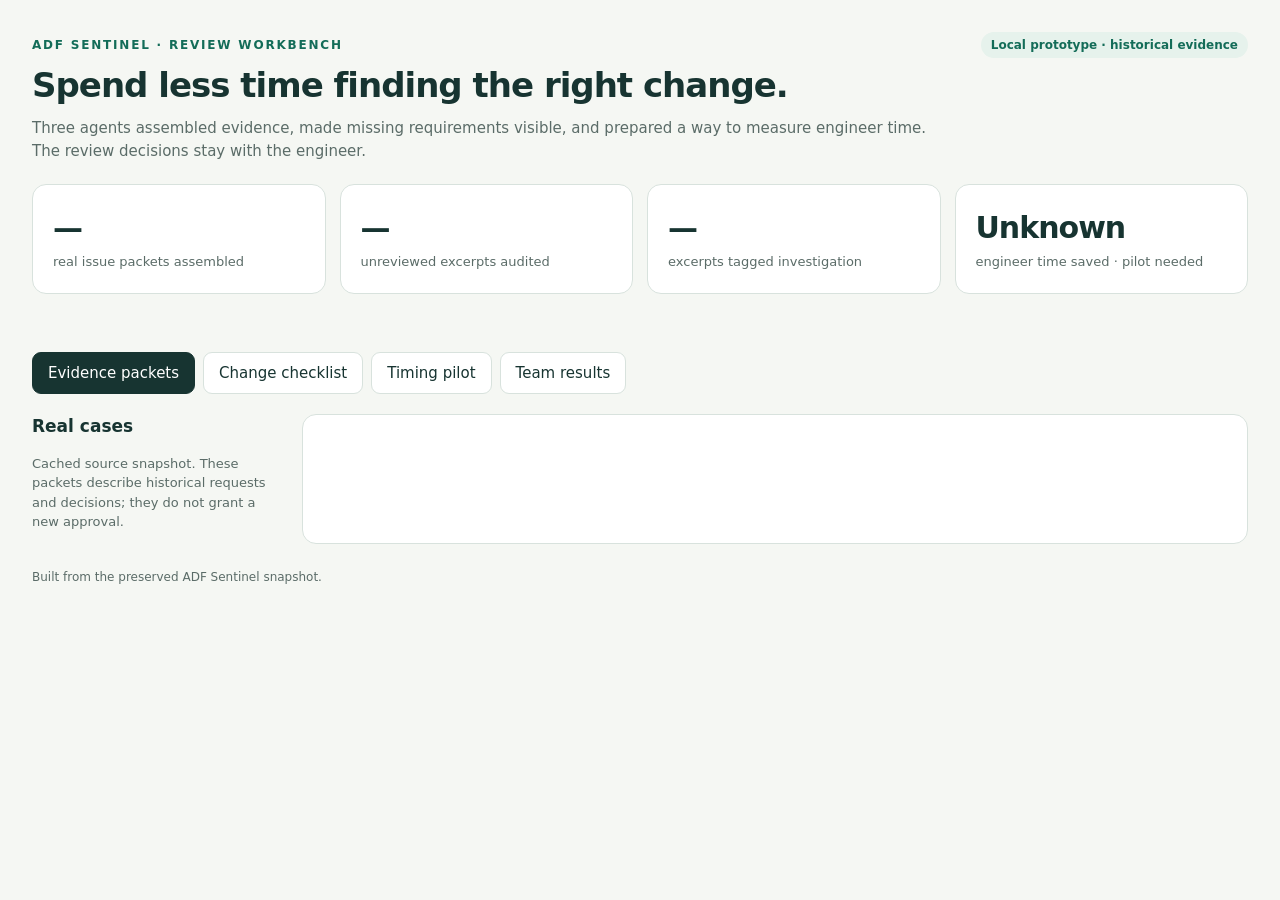
<file: adf-review-workbench/ui.html>
<!doctype html>
<html lang="en">
<head>
<meta charset="utf-8"><meta name="viewport" content="width=device-width,initial-scale=1">
<title>ADF review workbench</title>
<style>
:root{--ink:#173431;--muted:#5b6c68;--green:#136c58;--mint:#e6f2ec;--gold:#ad741a;--sand:#fcf3df;--line:#d8e2dd;--paper:#f5f7f3;--white:#fff;--red:#a64c3a}
*{box-sizing:border-box}body{margin:0;background:var(--paper);color:var(--ink);font:15px/1.5 system-ui,-apple-system,BlinkMacSystemFont,"Segoe UI",sans-serif}
header,main,footer{max-width:1320px;margin:auto;padding:24px 32px}header{padding-top:32px;padding-bottom:12px}h1{font-size:34px;line-height:1.15;letter-spacing:-1px;margin:8px 0 12px}h2{font-size:24px;line-height:1.25;margin:0 0 12px}h3{font-size:17px;margin:0 0 8px}p{margin:6px 0 12px}a{color:var(--green);overflow-wrap:anywhere}button,input,textarea,select{font:inherit}button{cursor:pointer;border:1px solid var(--line);background:white;border-radius:9px;padding:9px 15px;color:var(--ink)}button:hover{border-color:var(--green)}button:focus-visible,a:focus-visible,input:focus-visible,textarea:focus-visible{outline:3px solid #80bbae;outline-offset:2px}.primary{background:var(--green);color:white;border-color:var(--green)}.eyebrow{text-transform:uppercase;font-size:12px;letter-spacing:1.8px;font-weight:750;color:var(--green)}.sub{color:var(--muted);max-width:920px}.badge{display:inline-block;font-size:12px;font-weight:650;border-radius:30px;background:var(--mint);padding:4px 10px;color:var(--green)}.pending{color:#81550d;background:var(--sand)}.stats,.team{display:grid;gap:14px;grid-template-columns:repeat(4,minmax(0,1fr));margin:22px 0}.stat,.card{border:1px solid var(--line);border-radius:14px;background:var(--white);padding:20px;min-width:0}.stat strong{display:block;font-size:30px;letter-spacing:-1px}.stat span{color:var(--muted);font-size:13px}.team{grid-template-columns:repeat(3,minmax(0,1fr));margin:0 0 18px}.team .card{border-top:4px solid var(--green)}.team p{font-size:14px;color:var(--muted)}nav{display:flex;gap:8px;flex-wrap:wrap;padding:0 0 20px}nav button[aria-selected=true]{background:var(--ink);color:white;border-color:var(--ink)}.layout{display:grid;grid-template-columns:250px minmax(0,1fr);gap:20px}.cases{display:flex;flex-direction:column;gap:8px}.cases button{text-align:left;padding:13px}.cases button[aria-pressed=true]{background:var(--mint);border-color:var(--green)}.cases small{display:block;color:var(--muted);line-height:1.4;margin-top:5px}.section[hidden]{display:none}.row{display:flex;gap:12px;align-items:center;justify-content:space-between;flex-wrap:wrap}.notice{background:var(--sand);padding:12px 15px;border-radius:9px;color:#755213;font-size:14px;margin:15px 0}.muted{color:var(--muted)}.small{font-size:13px}.metrics{display:flex;gap:18px;flex-wrap:wrap;color:var(--muted);font-size:13px;margin:15px 0}.metrics b{color:var(--ink)}details{border-top:1px solid var(--line);padding:14px 0}summary{cursor:pointer;font-weight:650}.source-text{white-space:pre-wrap;overflow-wrap:anywhere;max-height:350px;overflow:auto;font-size:13px;padding:12px;background:var(--paper);border-radius:8px;margin:10px 0}.event{border-left:3px solid var(--line);padding:0 0 15px 16px;margin-left:5px}.event time{font-size:12px;color:var(--muted)}.event p{white-space:pre-wrap;overflow-wrap:anywhere;font-size:14px}.action{border-bottom:1px solid var(--line);padding:10px 0}.action p{font-size:14px;white-space:pre-wrap;overflow-wrap:anywhere}.questions{padding-left:22px}.questions li{margin-bottom:9px}.formgrid{display:grid;grid-template-columns:1fr 1fr;gap:14px;margin:18px 0}.formgrid label{font-size:13px;font-weight:650;display:block}.formgrid input,.formgrid textarea{display:block;width:100%;margin-top:5px;border:1px solid var(--line);border-radius:7px;padding:9px;color:var(--ink);background:white}.formgrid .full{grid-column:1/-1}.formgrid textarea{min-height:72px}.checks{border-left:4px solid var(--gold);background:var(--sand);padding:15px;margin:16px 0;border-radius:7px}.checks.ok{border-color:var(--green);background:var(--mint)}.checks ul{margin:8px 0;padding-left:22px}.checks li{overflow-wrap:anywhere}.tablewrap{overflow:auto}table{border-collapse:collapse;width:100%;font-size:14px}td,th{text-align:left;padding:12px 10px;border-bottom:1px solid var(--line);vertical-align:top}th{font-size:12px;color:var(--muted);text-transform:uppercase;letter-spacing:.5px}.bar{height:14px;background:var(--mint);border-radius:8px;overflow:hidden;margin:5px 0 18px}.bar span{display:block;height:100%;background:var(--green);border-radius:8px}.phase{display:inline-block;padding:5px 10px;border:1px solid var(--line);border-radius:7px;margin:4px;font-size:13px}.two{display:grid;grid-template-columns:1fr 1fr;gap:20px}.resultline{padding:12px 0;border-bottom:1px solid var(--line)}.resultline strong{display:block}.codebox{width:100%;min-height:240px;font:12px/1.5 ui-monospace,monospace;border:1px solid var(--line);border-radius:7px;padding:10px}.linkbtn{display:inline-block;border:1px solid var(--line);border-radius:8px;padding:8px 12px;text-decoration:none;font-size:14px}footer{font-size:12px;color:var(--muted);padding-top:0}pre{white-space:pre-wrap;overflow-wrap:anywhere;max-height:300px;overflow:auto;background:var(--paper);padding:14px;border-radius:8px;font-size:12px}.tag{font-size:11px;color:var(--muted);font-weight:650}.hidden{display:none}
@media(max-width:850px){header,main,footer{padding-left:20px;padding-right:20px}.layout{grid-template-columns:1fr}.cases{display:grid;grid-template-columns:repeat(2,minmax(0,1fr))}.team{grid-template-columns:1fr}.stats{grid-template-columns:repeat(2,minmax(0,1fr))}.two{grid-template-columns:1fr}h1{font-size:28px}}
@media(max-width:440px){header,main,footer{padding-left:14px;padding-right:14px}.formgrid{grid-template-columns:1fr}.formgrid .full{grid-column:auto}.card{padding:16px}.cases{grid-template-columns:1fr 1fr}.cases button{padding:10px;font-size:13px}.stat{padding:15px}nav button{padding:8px 10px;font-size:13px}.stats{gap:8px}h1{font-size:27px}.stat strong{font-size:26px}}
</style>
</head>
<body>
<header>
<div class="row"><div class="eyebrow">ADF Sentinel · review workbench</div><span class="badge">Local prototype · historical evidence</span></div>
<h1>Spend less time finding the right change.</h1>
<p class="sub">Three agents assembled evidence, made missing requirements visible, and prepared a way to measure engineer time. The review decisions stay with the engineer.</p>
<div class="stats">
<div class="stat"><strong id="packetCount">—</strong><span>real issue packets assembled</span></div>
<div class="stat"><strong id="actionCount">—</strong><span>unreviewed excerpts audited</span></div>
<div class="stat"><strong id="investigationShare">—</strong><span>excerpts tagged investigation</span></div>
<div class="stat"><strong>Unknown</strong><span>engineer time saved · pilot needed</span></div>
</div>
</header>
<main>
<nav aria-label="Workbench views">
<button id="nav-evidence" aria-selected="true" data-tab="evidence">Evidence packets</button>
<button id="nav-intake" aria-selected="false" data-tab="intake">Change checklist</button>
<button id="nav-timing" aria-selected="false" data-tab="timing">Timing pilot</button>
<button id="nav-results" aria-selected="false" data-tab="results">Team results</button>
</nav>
<section class="section" id="evidence">
<div class="layout"><aside><h3>Real cases</h3><div class="cases" id="caseList"></div><p class="small muted">Cached source snapshot. These packets describe historical requests and decisions; they do not grant a new approval.</p></aside>
<article class="card" id="packetPanel"></article></div>
</section>
<section class="section" id="intake" hidden>
<div class="layout"><aside><h3>Draft change records</h3><div class="cases" id="recordList"></div><p class="small muted">Fill missing details, check completeness, then download a draft. The workbench checks review readiness and does not apply changes.</p></aside>
<article class="card">
<div class="row"><h2 id="recordTitle">Change checklist</h2><span class="badge pending">Approval pending</span></div>
<p class="small muted" id="recordExplanation"></p>
<div id="recordForm" class="formgrid"></div>
<div class="row"><button class="primary" id="checkDraft">Check missing information</button><button id="downloadDraft">Download draft</button></div>
<div class="checks" id="checkResult" aria-live="polite"></div>
<details><summary>Full draft record</summary><p class="small muted">Optional: edit all fields, including acceptance checks and source evidence.</p><textarea class="codebox" id="recordJson" aria-label="Full draft record"></textarea><button id="useJson">Use edited record</button></details>
</article></div>
</section>
<section class="section" id="timing" hidden>
<div class="two">
<article class="card"><span class="eyebrow">Working hypothesis</span><h2>Investigation and clarification first</h2><p id="hypothesis"></p><div id="categoryBars"></div><div class="notice">Counts describe proposed action excerpts. They do not measure hours, validated labels, or a percentage of work that can be automated.</div></article>
<article class="card"><span class="eyebrow">Measure the next real changes</span><h2>Keep active work and waiting separate</h2><p>Compare manual and assisted work on matched actions at the same completion milestone and scope.</p><div id="phases"></div><p class="small muted">Record waiting and one-time setup separately. Empty timings remain unknown; incomplete or incomparable observations cannot establish savings.</p><p><a class="linkbtn" href="/download/timing-template" id="timingDownload">Download timing sheet</a></p><h3>What we will learn</h3><ul class="questions"><li>Where engineers spend active time.</li><li>Whether prepared evidence reduces searching and clarification.</li><li>Whether review and corrections offset editing savings.</li><li>Which dependencies cause calendar delays.</li></ul></article>
</div>
<article class="card" style="margin-top:20px"><h3>Recommended improvements</h3><div id="interventions"></div></article>
</section>
<section class="section" id="results" hidden>
<div class="team" id="teamCards"></div>
<div class="two"><article class="card"><h2>What this run produced</h2><div id="resultSummary"></div></article><article class="card"><h2>What still needs an engineer</h2><ul class="questions"><li>Confirm the intended release, affected variants, and exact approved values or files.</li><li>Resolve scientific questions and choose the correct fix.</li><li>Approve changes and their acceptance criteria.</li><li>Provide genuine ADF build tooling and scientific testing.</li><li>Record hands-on time to establish actual savings.</li></ul><div class="notice">No release, instrument operation, new approval, or full ADF assembly was performed.</div></article></div>
<article class="card" style="margin-top:20px"><h3>Label quality: review before using the counts</h3><p class="small muted">Narrow rules flagged possible label problems. These examples require human review and have not been relabeled.</p><div id="qualityCounts"></div><div class="tablewrap"><table><thead><tr><th>Issue</th><th>Excerpt</th><th>Why flagged</th></tr></thead><tbody id="qualityExamples"></tbody></table></div></article>
</section>
</main>
<footer id="footer">Built from the preserved ADF Sentinel snapshot.</footer>
<script type="application/json" id="workbenchData">__INLINE_DATA__</script>
<script>
'use strict';
const DATA=JSON.parse(document.getElementById('workbenchData').textContent);
const byId=(id)=>document.getElementById(id);
const e=(x)=>String(x===null||x===undefined?'':x).replace(/[&<>"']/g,(c)=>({'&':'&amp;','<':'&lt;','>':'&gt;','"':'&quot;',"'":'&#39;'}[c]));
function link(url,label){try{const u=new URL(url);if(!['http:','https:'].includes(u.protocol)||u.username||u.password)return e(label);return '<a href="'+e(u.href)+'" target="_blank" rel="noreferrer noopener">'+e(label)+'</a>';}catch{return e(label);}}
function sourceUrl(src){if(typeof src==='string')return src;if(!src)return '';return src.url||src.source_url||src.href||'';}
function asText(value){if(value===null||value===undefined)return '';return typeof value==='string'?value:JSON.stringify(value);}
function download(name,value){const a=document.createElement('a');const url=URL.createObjectURL(new Blob([JSON.stringify(value,null,2)],{type:'application/json'}));a.href=url;a.download=name;a.click();setTimeout(()=>URL.revokeObjectURL(url),1000);}
function setTab(tab){document.querySelectorAll('.section').forEach((x)=>x.hidden=x.id!==tab);document.querySelectorAll('nav button').forEach((x)=>x.setAttribute('aria-selected',String(x.dataset.tab===tab)));}
document.querySelectorAll('nav button').forEach((x)=>x.addEventListener('click',()=>setTab(x.dataset.tab)));
let selectedPacket=DATA.packets[0].issue_key;
function showPacket(key){
selectedPacket=key;const p=DATA.packets.find((x)=>x.issue_key===key),c=p.counts||{};
document.querySelectorAll('#caseList button').forEach((x)=>x.setAttribute('aria-pressed',String(x.dataset.key===key)));
const timeline=(p.timeline||[]).map((x)=>'<div class="event"><time>'+e(x.created||'Date unavailable')+(x.updated&&x.updated!==x.created?' · edited '+e(x.updated):'')+'</time><p>'+e(x.text)+'</p>'+link(sourceUrl(x.source),'Source comment')+(x.truncated?'<span class="tag"> · excerpt truncated</span>':'')+'</div>').join('');
const actions=(p.proposed_actions||[]).map((x)=>'<div class="action"><span class="badge pending">'+e(x.category)+'</span><p>'+e(x.text)+'</p><span class="small muted">Unreviewed proposal · </span>'+link(sourceUrl(x.source),'Source evidence')+'</div>').join('');
const releases=(p.release_associations||[]).map((x)=>'<tr><td>'+e(x.release_name||x.id)+'</td><td>'+e(x.family)+'</td><td>'+e(x.adf_revision)+'</td><td>'+e(x.association_state||'Association only')+'</td></tr>').join('');
const questions=(p.missing_inputs||[]).map((x)=>'<li>'+e(x.question)+'<div class="small muted">'+e(x.reason)+'</div></li>').join('');
const artifacts=(p.artifact_references||[]).map((x)=>'<div class="action"><pre>'+e(JSON.stringify(x,null,2))+'</pre></div>').join('');
byId('packetPanel').innerHTML='<div class="row"><span class="eyebrow">'+e(p.issue_key)+'</span>'+link(p.source_url,'Open original issue')+'</div><h2>'+e(p.title)+'</h2><div class="metrics"><span><b>'+e(c.comments_shown||0)+'</b> / '+e(c.comments_available||0)+' comments shown</span><span><b>'+e(c.actions_shown||0)+'</b> / '+e(c.actions_available||0)+' proposed excerpts</span><span><b>'+e(c.releases_shown||0)+'</b> release associations</span></div><div class="notice">Retrospective, unreviewed evidence. Current text and dated instructions may refer to different releases. Confirm scope before preparing a change.</div><h3>Questions to resolve</h3><ul class="questions">'+questions+'</ul><details open><summary>Proposed actions · unreviewed</summary>'+actions+'</details><details><summary>Dated comments and decisions</summary>'+timeline+'</details><details><summary>Current issue description</summary><p class="small muted">Updated '+e((p.current_snapshot||{}).updated||'date unavailable')+'. Current text is not assumed available at an earlier release cutoff.</p><div class="source-text">'+e((p.current_snapshot||{}).description)+'</div>'+((p.current_snapshot||{}).description_truncated?'<span class="tag">Description excerpt truncated</span>':'')+'</details><details><summary>Associated releases</summary><div class="tablewrap"><table><thead><tr><th>Release</th><th>Family</th><th>ADF revision</th><th>Evidence state</th></tr></thead><tbody>'+releases+'</tbody></table></div></details><details><summary>Artifact references</summary>'+artifacts+'</details><details><summary>Provenance and completeness</summary><p>'+e((p.caveats||[]).join(' '))+'</p><pre>'+e(JSON.stringify({counts:p.counts,source_manifest:p.source_manifest},null,2))+'</pre></details><button id="downloadPacket">Download evidence packet</button>';
byId('downloadPacket').onclick=()=>download(key+'-evidence.json',p);
}
DATA.packets.forEach((p)=>{const b=document.createElement('button');b.dataset.key=p.issue_key;b.setAttribute('aria-pressed','false');b.innerHTML=e(p.issue_key)+'<small>'+e(p.title.slice(0,85))+'</small>';b.onclick=()=>showPacket(p.issue_key);byId('caseList').appendChild(b);});
let currentRecord=null,currentRecordIndex=0;
function formFields(){
const fields=[['release','Release / revision','text'],['variants','Affected variants or profiles (comma separated)','variants']];
const op=currentRecord.operation;
if(['file_replacement','parameter_metadata','dependency_pin','verification','retain_defer_block'].includes(op))fields.push(['target_path','Exact destination / configuration path','text']);
if(['parameter_metadata','retain_defer_block'].includes(op))fields.push(['field','Parameter / metadata field','text'],['expected_old_value','Expected current value','value']);
if(op==='parameter_metadata')fields.push(['new_value','Replacement value to confirm','value']);
if(op==='file_replacement')fields.push(['baseline_sha256','Current destination SHA-256','text'],['artifact.source_url','Requested source file link','text'],['artifact.revision','Immutable source revision','text'],['artifact.sha256','Replacement file SHA-256','text']);
if(op==='dependency_pin')fields.push(['dependency.package','Dependency package','text'],['dependency.expected_version','Expected current version','text'],['dependency.new_version','Requested replacement version','text']);
if(op==='shared_variant_change')(currentRecord.variant_targets||[]).forEach((target,index)=>{const prefix='variant_targets.'+index+'.',label=target.variant||'Profile '+(index+1);fields.push([prefix+'target_path',label+' · exact destination','text'],[prefix+'field',label+' · parameter field','text'],[prefix+'expected_old_value',label+' · current value','value'],[prefix+'new_value',label+' · replacement value','value']);});
if(['investigation','verification','retain_defer_block'].includes(op))fields.push(['question','Question or decision to resolve','textarea']);
fields.push(['acceptance_checks','Completion checks (one per line)','lines']);return fields;
}
function getValue(obj,path){return path.split('.').reduce((value,key)=>value===null||value===undefined?undefined:value[key],obj);}
function setValue(obj,path,value){const parts=path.split('.');let target=obj;parts.slice(0,-1).forEach((key)=>{if(!target[key]||typeof target[key]!=='object')target[key]={};target=target[key];});target[parts[parts.length-1]]=value;}
function showCheck(check){const missing=check.missing_fields||[],invalid=check.invalid_fields||[];byId('checkResult').className='checks'+(check.review_ready?' ok':'');byId('checkResult').innerHTML='<strong>'+(check.review_ready?'Complete enough for review':'Missing information before review')+'</strong><p>'+e(check.next_step||'Engineer review required.')+'</p>'+(missing.length?'<ul>'+missing.map((x)=>'<li>'+e(x)+'</li>').join('')+'</ul>':'')+(invalid.length?'<ul>'+invalid.map((x)=>'<li>'+e(x.field)+': '+e(x.reason)+'</li>').join('')+'</ul>':'')+'<div class="small">Current decision: '+e(check.approval_status||'pending')+' · Execution disabled</div>';}
function readForm(){document.querySelectorAll('#recordForm [data-field]').forEach((input)=>{const field=input.dataset.field,kind=input.dataset.kind,value=input.value.trim();let parsed;if(kind==='variants'){parsed=value?value.split(',').map((x)=>x.trim()).filter(Boolean):[];}else if(kind==='lines'){parsed=value?value.split('\n').map((x)=>x.trim()).filter(Boolean):[];}else if(kind==='value'){try{parsed=value?JSON.parse(value):null;}catch{parsed=value||null;}}else{parsed=value||null;}setValue(currentRecord,field,parsed);});byId('recordJson').value=JSON.stringify(currentRecord,null,2);}
function renderForm(){byId('recordForm').innerHTML='';formFields().forEach(([field,label,kind])=>{const wrap=document.createElement('label');if(['textarea','lines'].includes(kind))wrap.className='full';wrap.textContent=label;const input=document.createElement(['textarea','lines'].includes(kind)?'textarea':'input');input.dataset.field=field;input.dataset.kind=kind;input.id='field-'+field.replaceAll('.','-');const value=getValue(currentRecord,field);input.value=kind==='variants'?(value||[]).join(', '):kind==='lines'?(value||[]).join('\n'):asText(value);input.placeholder='Not yet confirmed';input.addEventListener('input',readForm);wrap.appendChild(input);byId('recordForm').appendChild(wrap);});byId('recordJson').value=JSON.stringify(currentRecord,null,2);}
function showRecord(index){currentRecordIndex=index;const item=DATA.records[index];currentRecord=JSON.parse(JSON.stringify(item.record));byId('recordTitle').textContent=item.label;byId('recordExplanation').textContent=item.explanation;document.querySelectorAll('#recordList button').forEach((b)=>b.setAttribute('aria-pressed',String(Number(b.dataset.index)===index)));renderForm();showCheck(item.check);}
DATA.records.forEach((r,index)=>{const b=document.createElement('button');b.dataset.index=index;b.setAttribute('aria-pressed','false');b.innerHTML=e(r.record.issue_key)+'<small>'+e(r.label)+'</small>';b.onclick=()=>showRecord(index);byId('recordList').appendChild(b);});
byId('checkDraft').onclick=async()=>{readForm();const button=byId('checkDraft');button.disabled=true;try{if(location.protocol==='file:')throw Error('Open the local app to check an edited draft. You can still download it here.');const response=await fetch('/api/check',{method:'POST',headers:{'Content-Type':'application/json'},body:JSON.stringify(currentRecord)});const result=await response.json();if(!response.ok)throw Error(result.error||'Could not check this draft');showCheck(result);}catch(err){byId('checkResult').textContent=err.message;}finally{button.disabled=false;}};
byId('downloadDraft').onclick=()=>{readForm();download(currentRecord.id+'-draft.json',currentRecord);};
byId('useJson').onclick=()=>{try{const value=JSON.parse(byId('recordJson').value);if(!value||Array.isArray(value)||typeof value!=='object')throw Error('Expected a draft record object.');currentRecord=value;renderForm();byId('checkResult').textContent='Draft updated. Select “Check missing information” to check it.';}catch(err){byId('checkResult').textContent=err.message;}};
byId('packetCount').textContent=DATA.packets.length;byId('actionCount').textContent=DATA.bottlenecks.proposal_count.toLocaleString();
const investigation=DATA.bottlenecks.category_counts.find((x)=>x.key==='investigation_code');byId('investigationShare').textContent=investigation.percent.toFixed(1)+'%';
byId('hypothesis').textContent=DATA.bottlenecks.bottleneck_hypothesis.reason;
DATA.bottlenecks.category_counts.forEach((x)=>{byId('categoryBars').insertAdjacentHTML('beforeend','<div class="row small"><span>'+e(x.name)+'</span><strong>'+x.count.toLocaleString()+' · '+x.percent.toFixed(1)+'%</strong></div><div class="bar"><span style="width:'+Math.max(0,Math.min(100,x.percent))+'%"></span></div>');});
['Search','Clarification','Investigation','Editing','Review','Supervision','Rework','Intake'].forEach((x)=>byId('phases').insertAdjacentHTML('beforeend','<span class="phase">'+e(x)+'</span>'));
DATA.bottlenecks.interventions.forEach((x)=>{byId('interventions').insertAdjacentHTML('beforeend','<div class="resultline"><strong>'+e(x.priority)+'. '+e(x.title)+'</strong><p>'+e(x.reduction)+'</p><span class="small muted">Engineer decision: '+e(x.engineer_decision)+'</span></div>');});
DATA.team.forEach((x)=>byId('teamCards').insertAdjacentHTML('beforeend','<article class="card"><span class="eyebrow">'+e(x.role)+'</span><h3>'+e(x.title)+'</h3><p>'+e(x.result)+'</p><span class="badge">Delivered</span></article>'));
const summary=[['Evidence assembled',DATA.packets.length+' issue packets with dated comments, source links, and visible information gaps.'],['Drafts checked',DATA.records.length+' real-case drafts; missing requirements remain explicit and approvals remain pending.'],['Timing pilot','Blank observation sheet and matched comparison rules; savings remain unknown.'],['Label quality audit',DATA.bottlenecks.quality_review_flags.flag_count+' excerpts flagged by narrow review rules; these are not confirmed relabels.'],['Preserved study',DATA.preservation.campaign_files_checked+' protected campaign files and '+DATA.preservation.original_files_checked+' supplied files verified unchanged.']];
summary.forEach(([title,body])=>byId('resultSummary').insertAdjacentHTML('beforeend','<div class="resultline"><strong>'+e(title)+'</strong><span>'+e(body)+'</span></div>'));
const reasons={threshold_without_explicit_hold_word:'“threshold” may have matched “hold”',jira_fix_version_may_be_administrative:'Jira fix-version administration may look like a dependency change',generic_clarification_may_not_be_implementation_action:'Generic clarification may not be implementation work'};
Object.entries(DATA.bottlenecks.quality_review_flags.counts_by_reason).forEach(([key,count])=>byId('qualityCounts').insertAdjacentHTML('beforeend','<div class="resultline"><strong>'+e(count)+' review candidates</strong><span>'+e(reasons[key]||key)+'</span></div>'));
const seenReasons=new Set();DATA.bottlenecks.quality_review_flags.examples.forEach((x)=>{if(seenReasons.has(x.reason))return;seenReasons.add(x.reason);byId('qualityExamples').insertAdjacentHTML('beforeend','<tr><td>'+link(x.url,x.issue_key)+'</td><td>'+e(x.text)+'</td><td>'+e(reasons[x.reason]||x.reason)+'</td></tr>');});
byId('footer').textContent='Prepared '+DATA.generated_at+' · Frozen campaign preserved · Evidence is historical and unreviewed · No measured time-saving claim';
if(location.protocol==='file:'){byId('timingDownload').href='templates/time_observations.csv';}
showPacket(selectedPacket);showRecord(0);
</script>
</body>
</html>
</file>
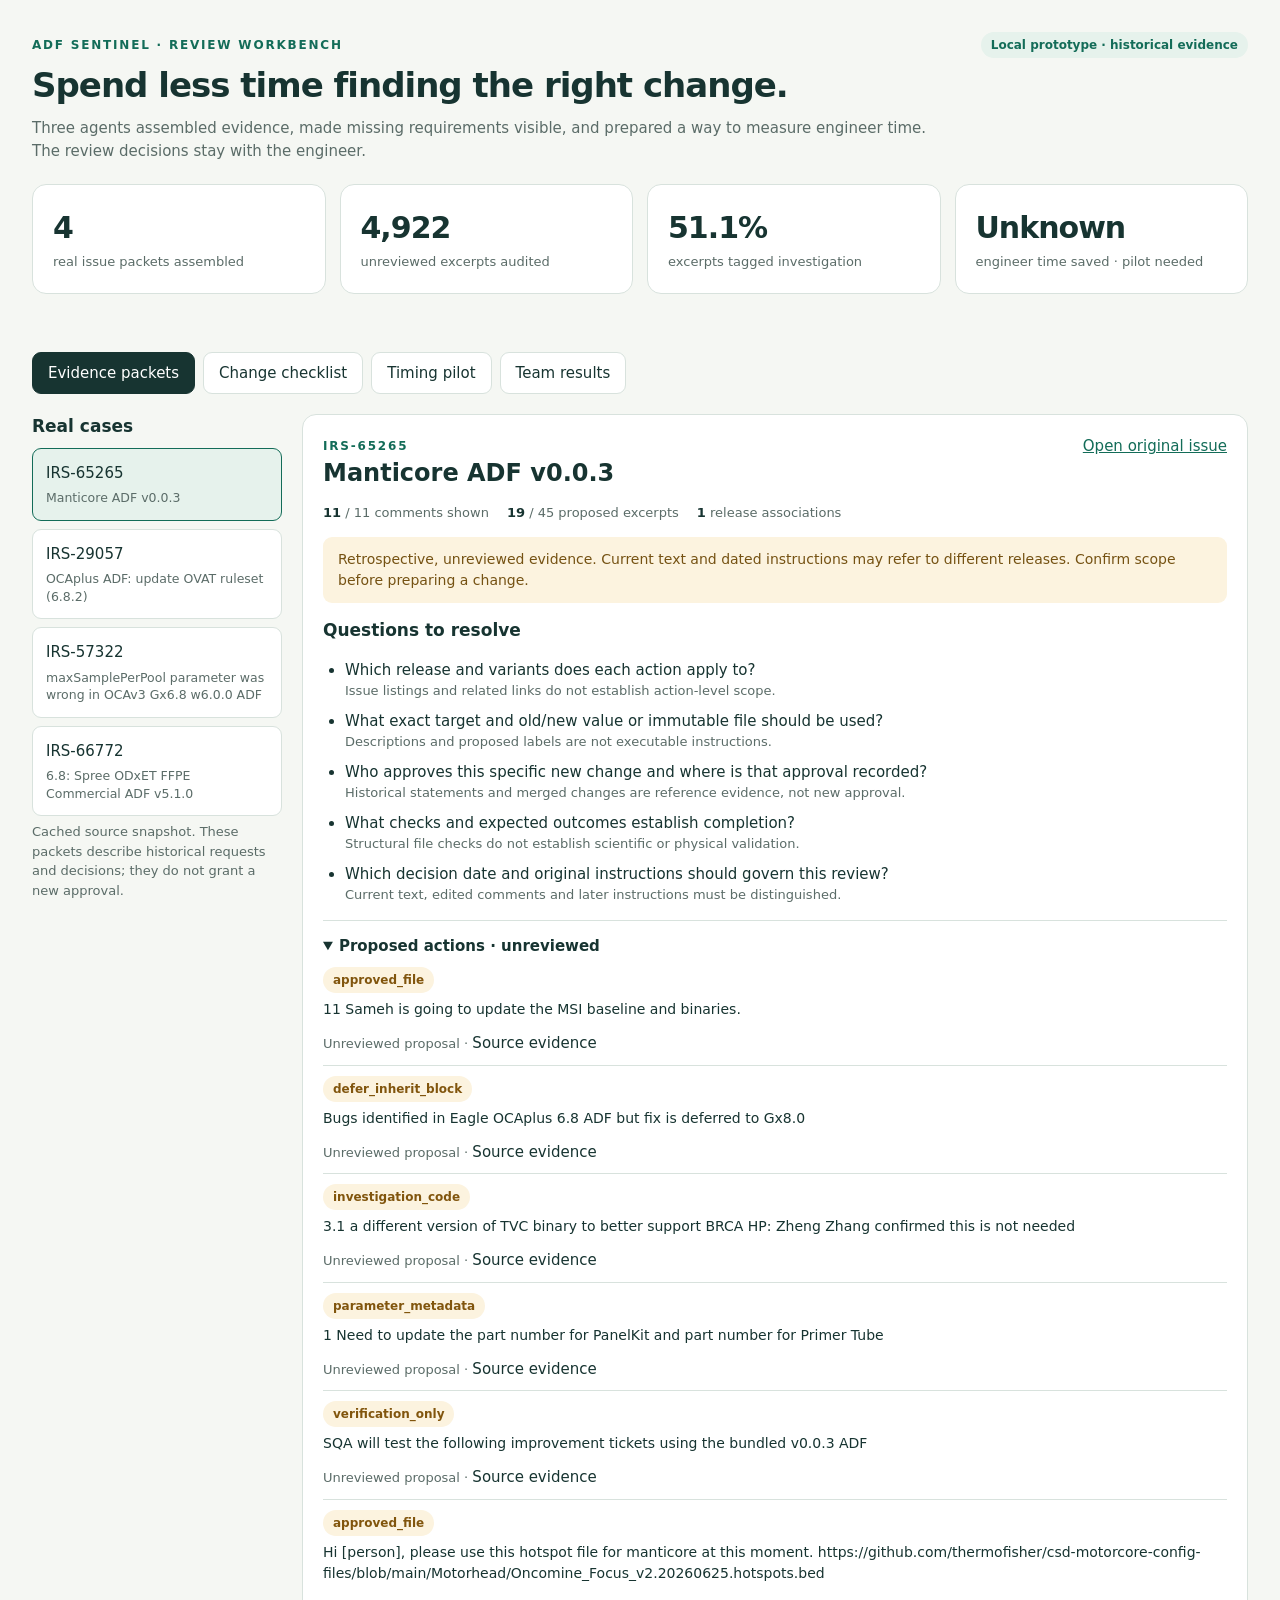
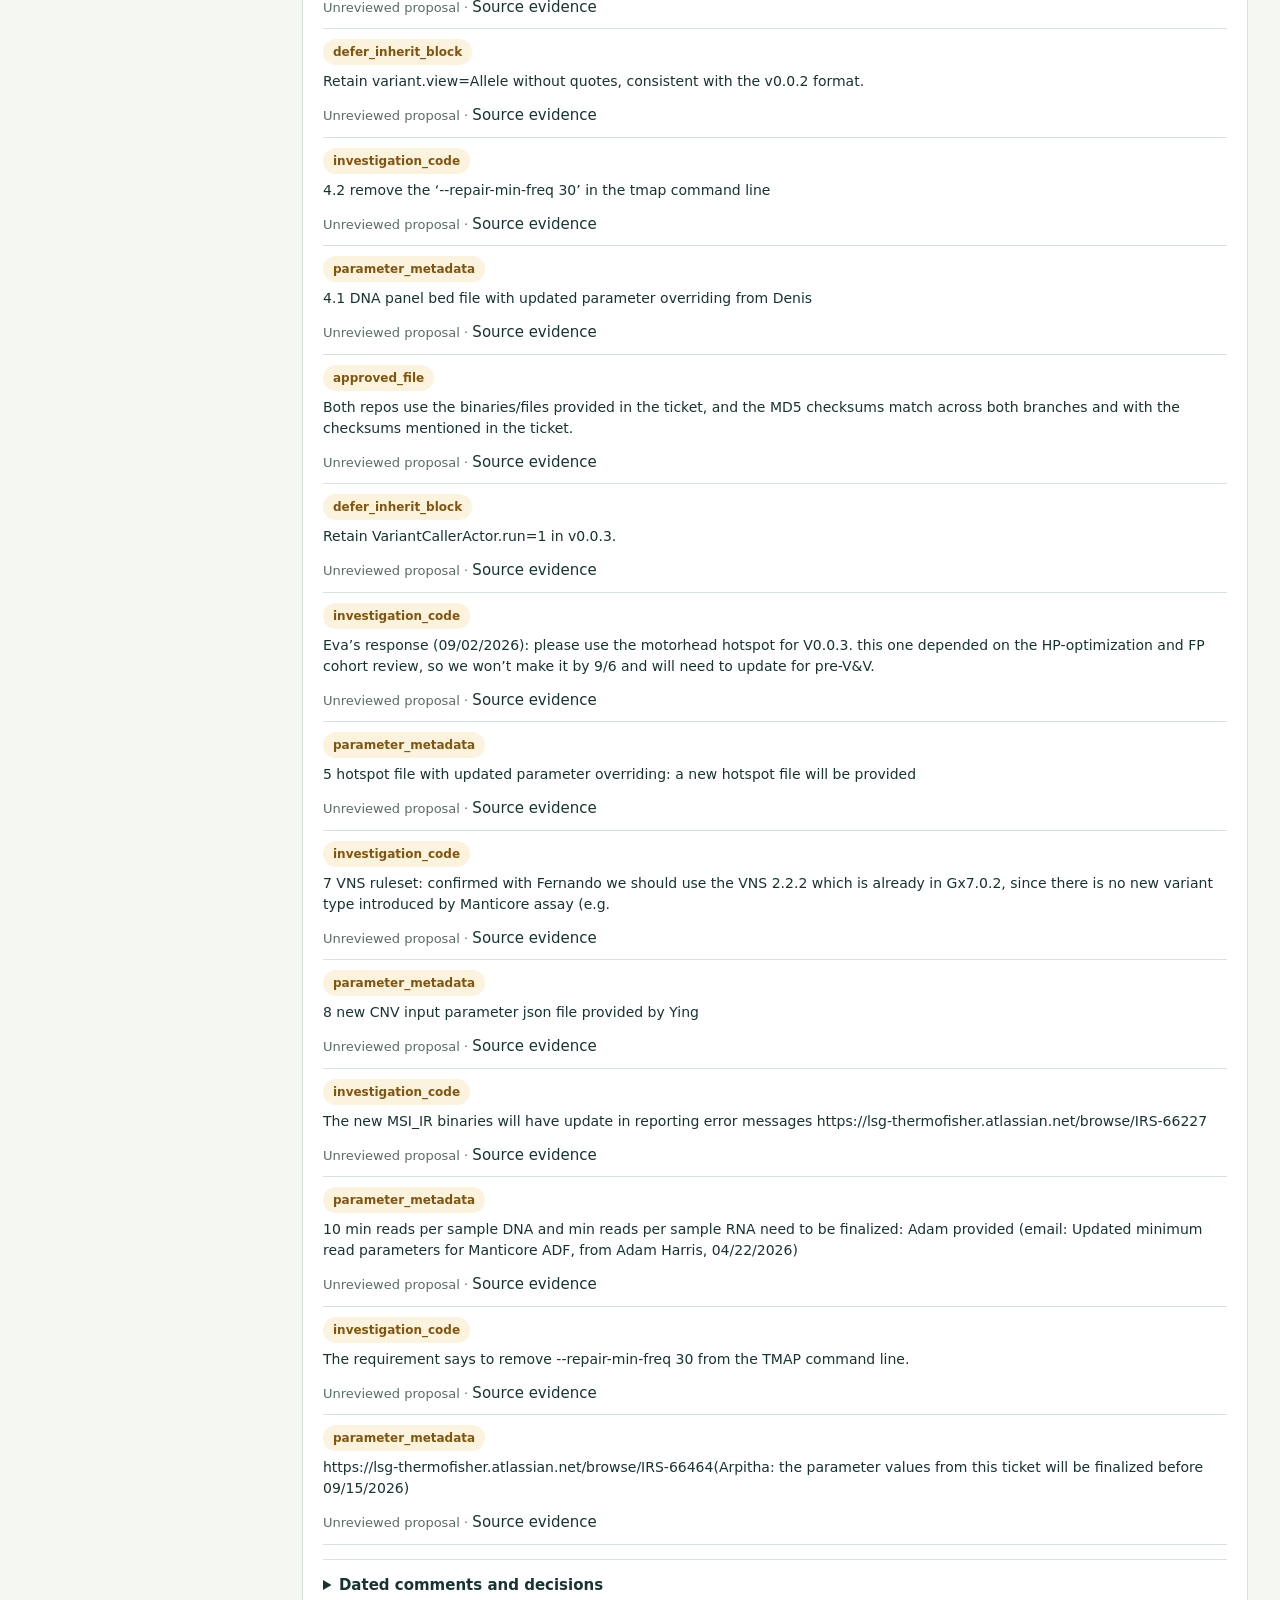
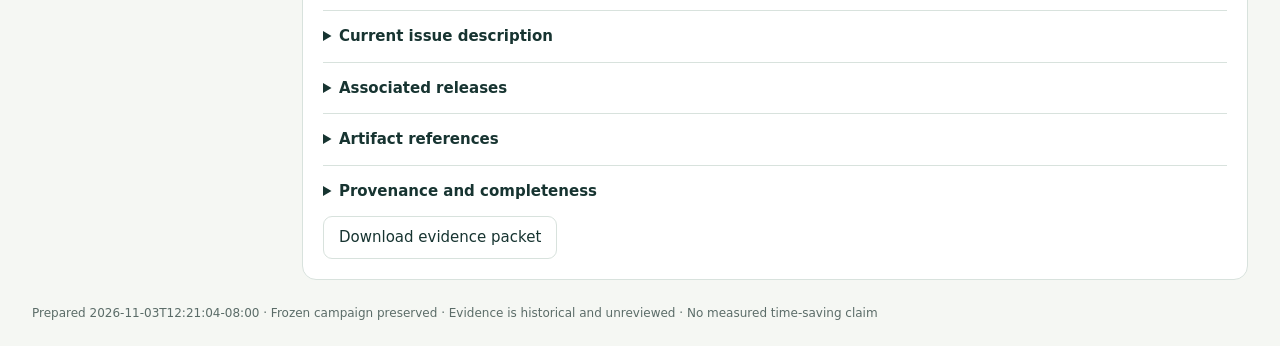
<file: adf-review-workbench/workbench.html>
<!doctype html>
<html lang="en">
<head>
<meta charset="utf-8"><meta name="viewport" content="width=device-width,initial-scale=1">
<title>ADF review workbench</title>
<style>
:root{--ink:#173431;--muted:#5b6c68;--green:#136c58;--mint:#e6f2ec;--gold:#ad741a;--sand:#fcf3df;--line:#d8e2dd;--paper:#f5f7f3;--white:#fff;--red:#a64c3a}
*{box-sizing:border-box}body{margin:0;background:var(--paper);color:var(--ink);font:15px/1.5 system-ui,-apple-system,BlinkMacSystemFont,"Segoe UI",sans-serif}
header,main,footer{max-width:1320px;margin:auto;padding:24px 32px}header{padding-top:32px;padding-bottom:12px}h1{font-size:34px;line-height:1.15;letter-spacing:-1px;margin:8px 0 12px}h2{font-size:24px;line-height:1.25;margin:0 0 12px}h3{font-size:17px;margin:0 0 8px}p{margin:6px 0 12px}a{color:var(--green);overflow-wrap:anywhere}button,input,textarea,select{font:inherit}button{cursor:pointer;border:1px solid var(--line);background:white;border-radius:9px;padding:9px 15px;color:var(--ink)}button:hover{border-color:var(--green)}button:focus-visible,a:focus-visible,input:focus-visible,textarea:focus-visible{outline:3px solid #80bbae;outline-offset:2px}.primary{background:var(--green);color:white;border-color:var(--green)}.eyebrow{text-transform:uppercase;font-size:12px;letter-spacing:1.8px;font-weight:750;color:var(--green)}.sub{color:var(--muted);max-width:920px}.badge{display:inline-block;font-size:12px;font-weight:650;border-radius:30px;background:var(--mint);padding:4px 10px;color:var(--green)}.pending{color:#81550d;background:var(--sand)}.stats,.team{display:grid;gap:14px;grid-template-columns:repeat(4,minmax(0,1fr));margin:22px 0}.stat,.card{border:1px solid var(--line);border-radius:14px;background:var(--white);padding:20px;min-width:0}.stat strong{display:block;font-size:30px;letter-spacing:-1px}.stat span{color:var(--muted);font-size:13px}.team{grid-template-columns:repeat(3,minmax(0,1fr));margin:0 0 18px}.team .card{border-top:4px solid var(--green)}.team p{font-size:14px;color:var(--muted)}nav{display:flex;gap:8px;flex-wrap:wrap;padding:0 0 20px}nav button[aria-selected=true]{background:var(--ink);color:white;border-color:var(--ink)}.layout{display:grid;grid-template-columns:250px minmax(0,1fr);gap:20px}.cases{display:flex;flex-direction:column;gap:8px}.cases button{text-align:left;padding:13px}.cases button[aria-pressed=true]{background:var(--mint);border-color:var(--green)}.cases small{display:block;color:var(--muted);line-height:1.4;margin-top:5px}.section[hidden]{display:none}.row{display:flex;gap:12px;align-items:center;justify-content:space-between;flex-wrap:wrap}.notice{background:var(--sand);padding:12px 15px;border-radius:9px;color:#755213;font-size:14px;margin:15px 0}.muted{color:var(--muted)}.small{font-size:13px}.metrics{display:flex;gap:18px;flex-wrap:wrap;color:var(--muted);font-size:13px;margin:15px 0}.metrics b{color:var(--ink)}details{border-top:1px solid var(--line);padding:14px 0}summary{cursor:pointer;font-weight:650}.source-text{white-space:pre-wrap;overflow-wrap:anywhere;max-height:350px;overflow:auto;font-size:13px;padding:12px;background:var(--paper);border-radius:8px;margin:10px 0}.event{border-left:3px solid var(--line);padding:0 0 15px 16px;margin-left:5px}.event time{font-size:12px;color:var(--muted)}.event p{white-space:pre-wrap;overflow-wrap:anywhere;font-size:14px}.action{border-bottom:1px solid var(--line);padding:10px 0}.action p{font-size:14px;white-space:pre-wrap;overflow-wrap:anywhere}.questions{padding-left:22px}.questions li{margin-bottom:9px}.formgrid{display:grid;grid-template-columns:1fr 1fr;gap:14px;margin:18px 0}.formgrid label{font-size:13px;font-weight:650;display:block}.formgrid input,.formgrid textarea{display:block;width:100%;margin-top:5px;border:1px solid var(--line);border-radius:7px;padding:9px;color:var(--ink);background:white}.formgrid .full{grid-column:1/-1}.formgrid textarea{min-height:72px}.checks{border-left:4px solid var(--gold);background:var(--sand);padding:15px;margin:16px 0;border-radius:7px}.checks.ok{border-color:var(--green);background:var(--mint)}.checks ul{margin:8px 0;padding-left:22px}.checks li{overflow-wrap:anywhere}.tablewrap{overflow:auto}table{border-collapse:collapse;width:100%;font-size:14px}td,th{text-align:left;padding:12px 10px;border-bottom:1px solid var(--line);vertical-align:top}th{font-size:12px;color:var(--muted);text-transform:uppercase;letter-spacing:.5px}.bar{height:14px;background:var(--mint);border-radius:8px;overflow:hidden;margin:5px 0 18px}.bar span{display:block;height:100%;background:var(--green);border-radius:8px}.phase{display:inline-block;padding:5px 10px;border:1px solid var(--line);border-radius:7px;margin:4px;font-size:13px}.two{display:grid;grid-template-columns:1fr 1fr;gap:20px}.resultline{padding:12px 0;border-bottom:1px solid var(--line)}.resultline strong{display:block}.codebox{width:100%;min-height:240px;font:12px/1.5 ui-monospace,monospace;border:1px solid var(--line);border-radius:7px;padding:10px}.linkbtn{display:inline-block;border:1px solid var(--line);border-radius:8px;padding:8px 12px;text-decoration:none;font-size:14px}footer{font-size:12px;color:var(--muted);padding-top:0}pre{white-space:pre-wrap;overflow-wrap:anywhere;max-height:300px;overflow:auto;background:var(--paper);padding:14px;border-radius:8px;font-size:12px}.tag{font-size:11px;color:var(--muted);font-weight:650}.hidden{display:none}
@media(max-width:850px){header,main,footer{padding-left:20px;padding-right:20px}.layout{grid-template-columns:1fr}.cases{display:grid;grid-template-columns:repeat(2,minmax(0,1fr))}.team{grid-template-columns:1fr}.stats{grid-template-columns:repeat(2,minmax(0,1fr))}.two{grid-template-columns:1fr}h1{font-size:28px}}
@media(max-width:440px){header,main,footer{padding-left:14px;padding-right:14px}.formgrid{grid-template-columns:1fr}.formgrid .full{grid-column:auto}.card{padding:16px}.cases{grid-template-columns:1fr 1fr}.cases button{padding:10px;font-size:13px}.stat{padding:15px}nav button{padding:8px 10px;font-size:13px}.stats{gap:8px}h1{font-size:27px}.stat strong{font-size:26px}}
</style>
</head>
<body>
<header>
<div class="row"><div class="eyebrow">ADF Sentinel · review workbench</div><span class="badge">Local prototype · historical evidence</span></div>
<h1>Spend less time finding the right change.</h1>
<p class="sub">Three agents assembled evidence, made missing requirements visible, and prepared a way to measure engineer time. The review decisions stay with the engineer.</p>
<div class="stats">
<div class="stat"><strong id="packetCount">—</strong><span>real issue packets assembled</span></div>
<div class="stat"><strong id="actionCount">—</strong><span>unreviewed excerpts audited</span></div>
<div class="stat"><strong id="investigationShare">—</strong><span>excerpts tagged investigation</span></div>
<div class="stat"><strong>Unknown</strong><span>engineer time saved · pilot needed</span></div>
</div>
</header>
<main>
<nav aria-label="Workbench views">
<button id="nav-evidence" aria-selected="true" data-tab="evidence">Evidence packets</button>
<button id="nav-intake" aria-selected="false" data-tab="intake">Change checklist</button>
<button id="nav-timing" aria-selected="false" data-tab="timing">Timing pilot</button>
<button id="nav-results" aria-selected="false" data-tab="results">Team results</button>
</nav>
<section class="section" id="evidence">
<div class="layout"><aside><h3>Real cases</h3><div class="cases" id="caseList"></div><p class="small muted">Cached source snapshot. These packets describe historical requests and decisions; they do not grant a new approval.</p></aside>
<article class="card" id="packetPanel"></article></div>
</section>
<section class="section" id="intake" hidden>
<div class="layout"><aside><h3>Draft change records</h3><div class="cases" id="recordList"></div><p class="small muted">Fill missing details, check completeness, then download a draft. The workbench checks review readiness and does not apply changes.</p></aside>
<article class="card">
<div class="row"><h2 id="recordTitle">Change checklist</h2><span class="badge pending">Approval pending</span></div>
<p class="small muted" id="recordExplanation"></p>
<div id="recordForm" class="formgrid"></div>
<div class="row"><button class="primary" id="checkDraft">Check missing information</button><button id="downloadDraft">Download draft</button></div>
<div class="checks" id="checkResult" aria-live="polite"></div>
<details><summary>Full draft record</summary><p class="small muted">Optional: edit all fields, including acceptance checks and source evidence.</p><textarea class="codebox" id="recordJson" aria-label="Full draft record"></textarea><button id="useJson">Use edited record</button></details>
</article></div>
</section>
<section class="section" id="timing" hidden>
<div class="two">
<article class="card"><span class="eyebrow">Working hypothesis</span><h2>Investigation and clarification first</h2><p id="hypothesis"></p><div id="categoryBars"></div><div class="notice">Counts describe proposed action excerpts. They do not measure hours, validated labels, or a percentage of work that can be automated.</div></article>
<article class="card"><span class="eyebrow">Measure the next real changes</span><h2>Keep active work and waiting separate</h2><p>Compare manual and assisted work on matched actions at the same completion milestone and scope.</p><div id="phases"></div><p class="small muted">Record waiting and one-time setup separately. Empty timings remain unknown; incomplete or incomparable observations cannot establish savings.</p><p><a class="linkbtn" href="/download/timing-template" id="timingDownload">Download timing sheet</a></p><h3>What we will learn</h3><ul class="questions"><li>Where engineers spend active time.</li><li>Whether prepared evidence reduces searching and clarification.</li><li>Whether review and corrections offset editing savings.</li><li>Which dependencies cause calendar delays.</li></ul></article>
</div>
<article class="card" style="margin-top:20px"><h3>Recommended improvements</h3><div id="interventions"></div></article>
</section>
<section class="section" id="results" hidden>
<div class="team" id="teamCards"></div>
<div class="two"><article class="card"><h2>What this run produced</h2><div id="resultSummary"></div></article><article class="card"><h2>What still needs an engineer</h2><ul class="questions"><li>Confirm the intended release, affected variants, and exact approved values or files.</li><li>Resolve scientific questions and choose the correct fix.</li><li>Approve changes and their acceptance criteria.</li><li>Provide genuine ADF build tooling and scientific testing.</li><li>Record hands-on time to establish actual savings.</li></ul><div class="notice">No release, instrument operation, new approval, or full ADF assembly was performed.</div></article></div>
<article class="card" style="margin-top:20px"><h3>Label quality: review before using the counts</h3><p class="small muted">Narrow rules flagged possible label problems. These examples require human review and have not been relabeled.</p><div id="qualityCounts"></div><div class="tablewrap"><table><thead><tr><th>Issue</th><th>Excerpt</th><th>Why flagged</th></tr></thead><tbody id="qualityExamples"></tbody></table></div></article>
</section>
</main>
<footer id="footer">Built from the preserved ADF Sentinel snapshot.</footer>
<script type="application/json" id="workbenchData">{"generated_at": "2026-11-03T12:21:04-08:00", "packets": [{"schema_version": "1.0", "issue_key": "IRS-65265", "title": "Manticore ADF v0.0.3", "source_url": "https://lsg-thermofisher.atlassian.net/browse/IRS-65265", "generated_at": "2026-11-03T20:21:03.687428+00:00", "source_issue_available": true, "evidence_state": "retrospective_unreviewed_no_new_approval", "current_snapshot": {"description": "timeline\n\nADF github repo: \nhttps://github.com/thermofisher/csd-adf-gx-manticore-v2-dnafus-70/ \nhttps://github.com/thermofisher/csd-adf-gx-manticore-v2-dna-70/ \n\nconfig files github repo:\nhttps://github.com/thermofisher/csd-motorcore-config-files/blob/main/Manticore/ \n \n1 Need to update the part number for PanelKit and part number for Primer Tube\nManticore DNA and Fus\n | Part Number for DNA panel kit\n | A47017\nA40014056\n | From XP's photo. This is part number for OCAPlus DNA panel kit as a placeholder , will be replaced by the correct part number in the v0.0.3 ADF when the panel is manufactured.\n | \n\n | Part Number for RNA Panel Kit\n | A47019\n | from XP's photo. This is part number for OCAPlus RNA panel kit. Since Manticore is using OCAPlus RNA panel kit, so this is correct.\n | \n\n | Part Number for DNA Primer Tube Pool 1\n | 100093900\n100200225\n | this is part number for \"OCAPlus DNA Pool 1\" as a placeholder for this ADF, will be replaced by correct part number in the v0.0.3 version of ADF\n | \n\n | Part Number for DNA Primer Tube Pool 2\n | 100093901\n100200226\n | this is part number for \"OCAPlus DNA Pool 2\" as a placeholder for this ADF, will be replaced by correct part number in the v0.0.3 version of ADF\n | \n\n | Part Number for RNA Primer Tube pool 1\n | 100093902\n | This is part number for 'OCA Plus RNA Pool 1', which is correct as Manticore is using the OCAPlus Fus panel\n | \n\n | Part Number for RNA Primer Tube pool 2\n | 100093903\n | This is part number for 'OCA Plus RNA Pool 1', which is correct as Manticore is using the OCAPlus Fus panel\n | \n\n | \n | \n | \n | \n\n | \n | \n | \n | \nManticore DNA only\n | Part Number for DNA Panel Kit\n | A47017\nA40014056\n | From XP's photo. This is part number for OCAPlus DNA panel kit as a placeholder , will be replaced by the correct part number in the v0.0.3 version of ADF when the panel is manufactured.\n | \n\n | Part Number for DNA Primer Tube Pool 1\n | 100093900\n100200225\n | this is part number for \"OCAPlus DNA Pool 1\" as a placeholder for this ADF, will be replaced by correct part number in the v0.0.3 version of ADF\n | \n\n | Part Number for DNA Primer Tube Pool 2\n | 100093901\n100200226\n | this is part number for \"OCAPlus DNA Pool 2\" as a placeholder for this ADF, will be replaced by correct part number in the v0.0.3 version of ADF\n | \n\n\n2.1 have the updated SVB file (to be provided by Zheng Zhang)\nhttps://github.com/thermofisher/csd-motorcore-config-files/blob/main/Manticore/Oncomine_Focus_v2_4.0_20260902_Manticore_SVB.bed \nb2bfa8bf8dc94829dd1efa1919d9f1bd Oncomine_Focus_v2_4.0_20260902_Manticore_SVB.bed\n2.2 updated ini files for each module from github https://github.com/thermofisher/csd-motorcore-config-files/tree/main/Manticore \nhttps://github.com/thermofisher/csd-motorcore-config-files/blob/main/Manticore/TmapExecutionActor_Manticore_Gx7.0ADF_v0.0.3.ini\nhttps://github.com/thermofisher/csd-motorcore-config-files/blob/main/Manticore/VariantCallerActor_Manticore_Gx7.0ADF_v0.0.3.ini \nhttps://github.com/thermofisher/csd-motorcore-config-files/blob/main/Manticore/RNACountsActor_Manticore_Gx7.0ADF_v0.0.3.ini \nhttps://github.com/thermofisher/csd-motorcore-config-files/blob/main/Manticore/CnvActor_Manticore_Gx7.0ADF_v0.0.3.ini \nhttps://github.com/thermofisher/csd-motorcore-config-files/blob/main/Manticore/MSIActor_Manticore_Gx7.0ADF_v0.0.3.ini\nhttps://github.com/thermofisher/csd-motorcore-config-files/blob/main/Manticore/AnnotatorActor_Manticore_Gx7.0ADF_v0.0.3.ini\nhttps://github.com/thermofisher/csd-motorcore-config-files/blob/main/Manticore/AnalysisArgs_Manticore_Gx7.0ADF_v0.0.3.json\n\n\n3.1 a different version of TVC binary to better support BRCA HP: Zheng Zhang confirmed this is not needed\n3.2 a different version of Tmap binary to resolve this issue https://lsg-thermofisher.atlassian.net/browse/IRS-64564: Denis will provide this Tmap binary. This is already bundled into v0.0.2 ADF\n4.1 DNA panel bed file with updated parameter overriding from Denis \nhttps://github.com/thermofisher/csd-motorcore-config-files/blob/main/Manticore/Oncomine_Focus_v2_4.0.20260211.GX.designed.re.mapq.09_02_26.bed\nmd5sum: 3e51e15efde5f8cf9f07af8a83296c1f Oncomine_Focus_v2_4.0.20260211.GX.designed.re.mapq.09_02_26.bed\n4.2 remove the \u2018--repair-min-freq 30\u2019 in the tmap command line\n\n5 hotspot file with updated parameter overriding: a new hotspot file will be provided\nhttps://github.com/thermofisher/csd-motorcore-config-files/blob/main/Motorhead/Oncomine_Focus_v2.20260625.hotspots.bed \nmd5sum: 0dd74ce6ac67b1a1be4784d0f745c749 Oncomine_Focus_v2.20260625.hotspots.bed\nQuestion: This hotspot file is from Motohread, but long-hp additions and allele-specific overrides should be different between Motorhead and Manticore. Are we going to have an updated hotspot for Manticore before 09/06? \nEva\u2019s response (09/02/2026): please use the motorhead hotspot for V0.0.3. this one depended on the HP-optimization and FP cohort review, so we won\u2019t make it by 9/6 and will need to update for pre-V\u0026V.\n\n6 OVAT ruleset: same as v0.0.2 ADF https://thermofisher.jfrog.io/ui/native/csd-oncomine-software-maven-prod-local/com/lifetech/oncomine/ovat-off-cycle/ofav2/7.0.5/ \n7 VNS ruleset: confirmed with Fernando we should use the VNS 2.2.2 which is already in Gx7.0.2, since there is no new variant type introduced by Manticore assay (e.g. LOH, LongDel, etc) https://thermofisher.jfrog.io/artifactory/csd-oncomine-software-maven-prod-local/com/lifetech/oncomine/variant-name-service-python/1.22.0/variant-name-service-python-1.22.0.tgz\n7 new CNV baseline provided by Ying \nhttps://github.com/thermofisher/csd-motorcore-config-files/blob/main/Manticore/Oncomine_Focus_v2_4.0.20260903_Manticore_cnv.h5. \n66c91acdb445aafca5d2599c39e2323f Oncomine_Focus_v2_4.0.20260903_Manticore_cnv.h5\n \n8 new CNV input parameter json file provided by Ying \nhttps://github.com/thermofisher/csd-motorcore-config-files/blob/main/Manticore/Oncomine_Focus_v2_4.0.20260906_Manticore_cnv.json \n0a4cde62a2127ee7392c6708da03c751 Oncomine_Focus_v2_4.0.20260906_Manticore_cnv.json\n\n9 Ying already uploaded new CNV scripts are to https://github.com/thermofisher/csd-adf-gx-manticore-v2-dnafus-70/blob/master/Pipeline/bin \nArpitha, please make sure the changes are also checked in to the DNA only github repo\n https://github.com/thermofisher/csd-adf-gx-manticore-v2-dna-70/blob/master/Pipeline/bin/ \n9 instrument workflow script which has the latest piercing script (email: Latest piercing workflow for Manticore, from Brady Reynolds 04/27/2026)\nBranch: workflowdev/Manticore_ADF_dev\n\nScript name: ampliseq6reaction_coca_541_Manticore_w1.0.0_v0.0.2\n\nTag: ReporterServer-Dx_7.0_ADF_Manticore_w1.0.0_v0.0.2\n\n10 min reads per sample DNA and min reads per sample RNA need to be finalized: Adam provided (email: Updated minimum read parameters for Manticore ADF, from Adam Harris, 04/22/2026)\nDNA and Fusion workflow: \nmin reads per sample DNA: 6,000,000\n\nmin reads per sample RNA: 2,300,000\n\nmaximum DNA samples on the chip: 12\n\nmaximum RNA samples on the chip: 12\n\nDNA only workflow: \nmin reads per sample DNA: 6,000,000\n\nmaximum DNA samples on the chip: 16\n\n11 Sameh is going to update the MSI baseline and binaries. The new MSI_IR binaries will have update in reporting error messages https://lsg-thermofisher.atlassian.net/browse/IRS-66227\nMSI_IR: https://github.com/thermofisher/csd-adf-gx-manticore-v2-dna-70/blob/master/Pipeline/bin/MSI_IR \nf93f676696edb92bac9fe4f4f3781eef MSI_IR\nMSI baseline: \nmd5sum: a38dce07624cbcf0687a83150689c1b4 Oncomine_Focus_v2_Gx_hg19_08_21_2026.msi.h5\nhttps://github.com/thermofisher/csd-motorcore-config-files/blob/main/Manticore/Oncomine_Focus_v2_Gx_hg19_09_03_2026.msi.h5 \n2c3ad73dfd2fa697f20e39d7b3c570de Oncomine_Focus_v2_Gx_hg19_09_03_2026.msi.h5\nArpitha, please make sure this MSI_IR and Oncomine_Focus_v2_Gx_hg19_09_03_2026.msi.h5 are bundled into both DNA and Fus ADF, and DNA only ADF\n\nUI bugs and improvement:\nhttps://lsg-thermofisher.atlassian.net/browse/IRS-65820 \nhttps://lsg-thermofisher.atlassian.net/browse/IRS-65922 \nhttps://lsg-thermofisher.atlassian.net/browse/IRS-65923 \nhttps://lsg-thermofisher.atlassian.net/browse/IRS-66003 \nhttps://lsg-thermofisher.atlassian.net/browse/IRS-66228 \nhttps://lsg-thermofisher.atlassian.net/browse/IRS-66455\nhttps://lsg-thermofisher.atlassian.net/browse/IRS-66464(Arpitha: the parameter values from this ticket will be finalized before 09/15/2026)\nhttps://lsg-thermofisher.atlassian.net/browse/IRS-66745\n\nSQA will test the following improvement tickets using the bundled v0.0.3 ADF\n https://lsg-thermofisher.atlassian.net/browse/IRS-62690 \nhttps://lsg-thermofisher.atlassian.net/browse/IRS-64099\nhttps://lsg-thermofisher.atlassian.net/browse/IRS-66170\nhttps://lsg-thermofisher.atlassian.net/browse/IRS-65459 \n\n\nBugs identified in Eagle OCAplus 6.8 ADF but fix is deferred to Gx8.0\nhttps://lsg-thermofisher.atlassian.net/browse/IRS-59604 \nhttps://lsg-thermofisher.atlassian.net/browse/IRS-58898", "created": "2026-06-10T12:41:27.491+0530", "updated": "2026-10-28T22:46:07.723+0530", "current_status": "Closed", "source": {"path": "data/raw/connected/jira/batch_probe.json", "sha256": "6dc4ac43f5365685a9bef55df70bc7800ea54d62d0f3f6c8fbf57e34cc1ce8a1", "url": "https://lsg-thermofisher.atlassian.net/browse/IRS-65265", "locator": "fields.description", "collected_at": "2026-11-01T03:33:09.031Z", "local_source_sha256": "6dc4ac43f5365685a9bef55df70bc7800ea54d62d0f3f6c8fbf57e34cc1ce8a1", "source_hash_matches": true}, "completeness": {"comments": "collected", "comments_reported": 11, "comments_retrieved": 11, "field_mapping": "observed_custom_fields", "fields": "collected_all_available", "history": "collected", "history_reported": 82, "history_retrieved": 82, "remote_links": "collected"}, "description_truncated": false}, "timeline": [{"id": "2899737", "created": "2026-08-21T02:42:35.352+0530", "updated": "2026-08-21T02:42:35.352+0530", "text": "Hi [person], please use this hotspot file for manticore at this moment. https://github.com/thermofisher/csd-motorcore-config-files/blob/main/Motorhead/Oncomine_Focus_v2.20260625.hotspots.bed", "truncated": false, "source": {"path": "data/raw/connected/jira/issue_65265.json", "sha256": "0b0c378962ae367ed02fc5df8369de75973f3d6e688330ef10206fdc66ab244d", "url": "https://lsg-thermofisher.atlassian.net/browse/IRS-65265?focusedCommentId=2899737", "locator": "issue:IRS-65265/comment:2899737", "collected_at": "2026-11-01T03:33:07.686Z", "local_source_sha256": "0b0c378962ae367ed02fc5df8369de75973f3d6e688330ef10206fdc66ab244d", "source_hash_matches": true}}, {"id": "2902329", "created": "2026-08-28T00:34:30.814+0530", "updated": "2026-08-28T02:34:28.556+0530", "text": "Hi [person] , we also want to ensure that all changes critical to resolving this issue are included. https://lsg-thermofisher.atlassian.net/browse/IR-66861 [person] [person] \n[person] the one you posted above is an IR ticket Motorhead. I created the corresponding IRS Gx7.0.2 ticket for Manticore here https://lsg-thermofisher.atlassian.net/browse/IRS-66228 \nalso, this is the original ticket in Gx7.2: https://lsg-thermofisher.atlassian.net/browse/IRS-65789", "truncated": false, "source": {"path": "data/raw/connected/jira/issue_65265.json", "sha256": "0b0c378962ae367ed02fc5df8369de75973f3d6e688330ef10206fdc66ab244d", "url": "https://lsg-thermofisher.atlassian.net/browse/IRS-65265?focusedCommentId=2902329", "locator": "issue:IRS-65265/comment:2902329", "collected_at": "2026-11-01T03:33:07.686Z", "local_source_sha256": "0b0c378962ae367ed02fc5df8369de75973f3d6e688330ef10206fdc66ab244d", "source_hash_matches": true}}, {"id": "2909604", "created": "2026-09-16T02:22:31.939+0530", "updated": "2026-09-16T06:14:59.785+0530", "text": "Hi [person], below are the open items from the requirement review. Could you please take a look and confirm?\nPhysical files required:\nThe following files are currently not accessible, although I have access to the repository. Please provide the correct file links or attach the physical files to the ticket:\nhttps://github.com/thermofisher/csd-motorcore-config-files/blob/main/Manticore/svb_g.bed (requirement #2.1)\nJL: removed this and added the new svb file from the same github repo\nhttps://github.com/thermofisher/csd-motorcore-config-files/blob/main/Manticore/manticoreVC.json (requirement #2.2)\nJL: removed this and added the new ini files from the same github repo\nhttps://github.com/thermofisher/csd-motorcore-config-files/blob/main/Manticore/Oncomine_Focus_v2_Gx_hg19_08_21_2026.msi.h5 (requirement #11)\nJL: removed this and added the new msi baseline file from the same github repo\n\nRequirement #4.2 - TMAP parameter update\nThe requirement says to remove --repair-min-freq 30 from the TMAP command line. Should this update apply to both Pre-Alignment for Calibration and TMAP command? If yes, both AnalysisArgs.ini and TmapExecutor.ini would need to be updated, as discussed in the v0.0.2 ticket: https://lsg-thermofisher.atlassian.net/browse/IRS-64010?focusedCommentId=2889819 \nJL: Yes, it needs to be removed from both Pre-Alignment for Calibration and TMAP command\nYou can find the latest TmapExecutor.ini from https://github.com/thermofisher/csd-motorcore-config-files/blob/main/Manticore/TmapExecutionActor_Manticore_Gx7.0ADF_v0.0.3.ini \nIt is already removed from this file as you can see \n\nYou will find the latest AnalysisArgs.json in the sane github repo by 09/16/2026\n\nRequirement #7 - VNS Ruleset\nThe requirement says to use VNS 2.2.2, which is already available in Gx 7.0.2, since Manticore does not introduce any new variant types. Is this the same vns_2.2.2 configuration already used in v0.0.2, or is there any change required for this version?\nJL: vns 2.2.2 is the latest VNS in Gx7.0.2, and it is already used by Manticore v0.0.2 ADF. No VNS change for Manticore v0.0.3 ADF\nIRS-66228\nThe same CNV binaries pushed by Ying in the DNA+Fusion repository need to be used in DNA-only. No other ADF-side changes are required.\nJL: Yes, as I described above under #9 , please make sure the same CNV scripts are pushed to both DNA+Fus and DNA only ADF repo. \n\n\nIRS-66455\nAs per https://lsg-thermofisher.atlassian.net/browse/IRS-65809 and https://lsg-thermofisher.atlassian.net/browse/IRS-65810 , Gene should be a dropdown, and https://lsg-thermofisher.atlassian.net/browse/IRS-65810?focusedCommentId=2905124 mentions that Scale should be dynamic.\nThis needs further discussion with the leads. In the meantime, I'll configure Gene as a dropdown and wait for confirmation on Scale. Type will be removed as previously agreed.\nJL: Sure. Please try to be as consistent as possible with the the GUI changes in Gx7.2.", "truncated": false, "source": {"path": "data/raw/connected/jira/issue_65265.json", "sha256": "0b0c378962ae367ed02fc5df8369de75973f3d6e688330ef10206fdc66ab244d", "url": "https://lsg-thermofisher.atlassian.net/browse/IRS-65265?focusedCommentId=2909604", "locator": "issue:IRS-65265/comment:2909604", "collected_at": "2026-11-01T03:33:07.686Z", "local_source_sha256": "0b0c378962ae367ed02fc5df8369de75973f3d6e688330ef10206fdc66ab244d", "source_hash_matches": true}}, {"id": "2912743", "created": "2026-09-23T05:07:55.532+0530", "updated": "2026-09-25T04:46:48.984+0530", "text": "Completed the changes and pushed them to the following branches:\nhttps://github.com/thermofisher/csd-adf-gx-manticore-v2-dnafus-70/compare/IRS-65265_dna_fus_adf_v003\nhttps://github.com/thermofisher/csd-adf-gx-manticore-v2-dna-70/compare/IRS-65265_dna_adf_v003 \n\nConfirmed parameter updates:\nRetain variant.view=Allele without quotes, consistent with the v0.0.2 format.\n\nRetain VariantCallerActor.run=1 in v0.0.3.\n\nThumbnailArgs=\u003cempty value\u003e\n\nConfirmed: Manticore will not support resequencing. Therefore, the following parameter will be retained as in v0.0.2:\nbasecaller.ionparams.resequencing.v2=0\n\nParameter Configuration Approach:\n[person] clarified that the parameters used in v0.0.1/v0.0.2 were based on the custom assay and XP\u2019s assay from the feasibility runs. These parameters have since been refined, and the final parameter set was provided as complete INI files rather than as individual parameter updates/removals.\nTherefore, the agreed approach is to use the provided INI files as is and communicate any missing or incorrect parameters identified during implementation or testing.\n\nDev testing updates:\n1. DNA+Fusion run failure:\nEncountered an issue due to the missing fusions.min.normalized.read.count.non.targeted parameter. This parameter was present in v0.0.2. After adding it back with the default value 0.001, the run passed successfully.\nDiscussed with [person]. She will check with the SME and confirm.\nLink for failed run due to missing parameter: https://kedar.itw/genexus/results/sample/651/key-findings ([credential redacted])\n\n2. copynumber_exon_plots error: \nThe DNA-only run completed successfully, and the DNA+Fusion run passed after the parameter fix, but CNV plots were not generated. \nhttps://kedar.itw/genexus/results/sample/652/key-findings - DNA-only N2R passed, but plot was not generated.\n\n\nhttps://kedar.itw/genexus/results/sample/656/key-findings - B2R failed due to below error in copynumber_exon_plots.py\n\n\nThe plots are generated with the hotfix. I'll share the details with [person] and wait for the appropriate fix.\n\nRun links: ([credential redacted])\nN2R Run with CNV Plot issue: https://kedar.itw/genexus/results/sample/652/variants\nFailed B2R due to copynumber_exon_plots error: https://kedar.itw/genexus/results/sample/656/key-findings\nRun with CNV Plot hotfix: https://kedar.itw/genexus/results/sample/661/variants\n3. Empty Variants Grid:\nThe Variants Grid was empty even though the snp_variant, cnv_variant, fusion_variant, and corresponding selected_*_variants tables contained data. For the affected variome, rdx_annotation_data remained NULL for all variant categories.\nThe getProcessedAnnotationKeys() NPE observed while loading the grid was a downstream symptom. \n2026-09-22 03:20:19,646 ERROR [taskExecutor-11] (SimpleAsyncUncaughtExceptionHandler.java:39) - Unexpected exception occurred invoking async method: public void com.lifetech.dx.ionreporter.services.impl.AsyncService.run(java.lang.Runnable)\njava.lang.NullPointerException: null\nat com.lifetech.dx.processor.util.AnnotationDataProcessorUtil.getProcessedAnnotationKeys(AnnotationDataProcessorUtil.java:280) ~[annotation-data-processor-1.0-SNAPSHOT.jar:?]\nat com.lifetech.dx.se rvice.impl.AnnotationDataProcessorServiceImpl.findAndProcessMissingKeys(AnnotationDataProcessorServiceImpl.java:72) ~[annotation-data-processor-1.0-SNAPSHOT.jar:?]\nDiagnostic logging identified the original failure in GeneDataProcessor.populatePCData() while processing RefGene annotation for the genotype-negative (GT=0/0, AF=0) KIT variant at chr4:55597490.\njava.lang.NullPointerException: null\nat com.lifetech.dx.processor.impl.GeneDataProcessor.populatePCData(GeneDataProcessor.java:287) ~[annotation-data-processor-1.0-SNAPSHOT.jar:?]\nat com.lifetech.dx.processor.impl.GeneDataProcessor.lambda$populatePCData$3(GeneDataProcessor.java:192) ~[annotation-data-processor-1.0-SNAPSHOT.jar:?]\nat java.util.ArrayList.forEach(ArrayList.java:1540) ~[?:?]\nIn v0.0.3, annotator.functional.all.alt.alleles=true caused AnnotatorActor to generate a protein consequence (p.Ser715del) for this genotype-negative allele. The resulting RefGene peptide-change object did not contain the functional-classification field f; Tahoe assumed it was non-null, threw an NPE, and rolled back the annotation transaction. Consequently, rdx_annotation_data was never populated and the Variants Grid remained empty.\nA controlled v0.0.3 B2R run with only annotator.functional.all.alt.alleles=false changed the annotation back to splicesite_3, completed annotation processing, populated rdx_annotation_data, and restored the Variants Grid. This confirms the parameter change as the trigger. \nDiscussed with [person]. She will check with the SME and confirm.\nRun with Variants Grid issue fixed: https://kedar.itw/genexus/results/sample/661/key-findings\n\nComparison:\n\n\nCC: [person] [person] [person] [person] [person]", "truncated": false, "source": {"path": "data/raw/connected/jira/issue_65265.json", "sha256": "0b0c378962ae367ed02fc5df8369de75973f3d6e688330ef10206fdc66ab244d", "url": "https://lsg-thermofisher.atlassian.net/browse/IRS-65265?focusedCommentId=2912743", "locator": "issue:IRS-65265/comment:2912743", "collected_at": "2026-11-01T03:33:07.686Z", "local_source_sha256": "0b0c378962ae367ed02fc5df8369de75973f3d6e688330ef10206fdc66ab244d", "source_hash_matches": true}}, {"id": "2913675", "created": "2026-09-24T00:52:36.765+0530", "updated": "2026-09-24T00:52:36.765+0530", "text": "Had a discussion with [person] and [person] regarding the CNV Plot issues and the B2R failure in the QCFail scenario due to an MSI issue.\nBelow are the details of the issues discussed during the call.\nCredentials: ionadmin/Genexustest@1234567890\n1. copynumber_exon_plots error in B2R\nRun: https://kedar.itw/genexus/results/sample/656/key-findings \nError log:\nhttps://kedar.itw/genexus/analysis_output/GNX_Org/Auto_R_2026_09_22_01_04_58_Manticore_DnF_v003_B2R_0922_RNAParamFix_E52ZD_315/Auto_R_2026_09_22_01_04_58_Manticore_DnF_v003_B2R_0922_RNAParamFix_E52ZD_315_20260922010459284/ChipLane1/JL_MTC_msiHSC_SCv4_lungRNA_DNA_RNA_BAM_LibPrep678/log/CnvActor-00/mapErr.log\n\n Run with hotfix:\n\n2. Both DNA+Fusion and DNA-only N2Rs are not generating boxplot images or exon_cnv_plot_data.json\nDNA+Fusion Run: https://kedar.itw/genexus/results/sample/667/key-findings\nDNA-only run: https://kedar.itw/genexus/results/sample/668/quality-control\nThe CNV visualization uses exon_cnv_plot_data.json, with the boxplot images used as the fallback. The boxplot images are also available in Download Files. However, neither the JSON nor the boxplot images were generated in these runs.\nMAPD QC has failed in this run. As suggested by [person], this could be related to the visualization not being generated.\nDNA+Fusion run:\n\n\nhttps://kedar.itw/genexus/analysis_output/GNX_Org/Manticore_DnF_v003_N2R_0923/Manticore_DnF_v003_N2R_0923_20260923074033105/ChipLane1/JL_Manticore_DnaFus_LibPrep689/outputs/CnvActor-00/\nexon_cnv_plot_data.json and the boxplot images are not present under outputs/CnvActor-00.\n\nDNA-only run:\n\n\nhttps://kedar.itw/genexus/analysis_output/GNX_Org/Manticore_DNA_v003_N2R_0933/Manticore_DNA_v003_N2R_0933_20260923074149926/ChipLane1/JL_Manticore_DNA_LibPrep690/outputs/CnvActor-00/\nexon_cnv_plot_data.json and the boxplot images are not present under outputs/CnvActor-00.\n\n3. B2R for the QCFail scenario is failing due to an MSI issue\nhttps://kedar.itw/genexus/results/sample/663/key-findings\nError log: https://kedar.itw/genexus/analysis_output/GNX_Org/Auto_R_2026_09_22_17_09_05_OFA_DNA_v003_B2R_0922_RNAParamCNVPlotsAlleleParam2_H0FDZ_322/Auto_R_2026_09_22_17_09_05_OFA_DNA_v003_B2R_0922_RNAParamCNVPlotsAlleleParam2_H0FDZ_322_20260922170906093/ChipLane1/JL_MTC_PTEN_exon_CNV_BAM_LibPrep685/AnnotatorActor_importAnnotateExport-primary-failure.log\n\nError observed: A String value is expected in Flags (in ../outputs/MSIActor-00/MSIQC.json) instead of Integer.\n \nMSIQC.json:\nhttps://kedar.itw/genexus/analysis_output/GNX_Org/Auto_R_2026_09_22_17_09_05_OFA_DNA_v003_B2R_0922_RNAParamCNVPlotsAlleleParam2_H0FDZ_322/Auto_R_2026_09_22_17_09_05_OFA_DNA_v003_B2R_0922_RNAParamCNVPlotsAlleleParam2_H0FDZ_322_20260922170906093/ChipLane1/JL_MTC_PTEN_exon_CNV_BAM_LibPrep685/outputs/MSIActor-00/MSIQC.json\n\nB2R with an MSIHigh sample passes without any issue.\n\n\n[person] will check with the SME whether this issue can be resolved by updating MSI_IR.\nNotes:\nThe Pipeline/bin changes from the DNA+Fusion repo, previously pushed to master by @Ying Jin, have also been pushed to the v0.0.3 branch of the DNA-only repo:\nhttps://github.com/thermofisher/csd-adf-gx-manticore-v2-dna-70/blob/IRS-65265_dna_adf_v003/Pipeline/bin/copynumber_exon_plots.py \nSince the v0.0.3 PR has not been merged yet, these changes are not available in the DNA-only master branch.\n\nThe same applies to MSI_IR and the ms.h5 file. Both repos use the binaries/files provided in the ticket, and the MD5 checksums match across both branches and with the checksums mentioned in the ticket.\nDNA+Fusion v0.0.3 branch:\n\nDNA-only v0.0.3 branch:\n\n\nRun link with failed variants table with annotator.functional.all.alt.alleles=true:\nhttps://kedar.itw/genexus/results/sample/659/variants\nCNV and RNA modules are run successfully, and data is being populated into the Key Findings page, and tertiary/AnnotatorActor.ini has annotator.functional.all.alt.alleles=true\nhttps://kedar.itw/genexus/analysis_output/GNX_Org/Auto_R_2026_09_22_07_23_02_Manticore_DnF_v003_B2R_0922_RNAParam_CNVPlotsFix_2_E2OB1_318/Auto_R_2026_09_22_07_23_02_Manticore_DnF_v003_B2R_0922_RNAParam_CNVPlotsFix_2_E2OB1_318_20260922072303464/ChipLane1/JL_MTC_msiHSC_SCv4_lungRNA_DNA_RNA_BAM_LibPrep681/tertiary/AnnotatorActor.ini\nThe run with everything else same, except for the fusion parameter fix and CNV plot issue fix, along with annotator.functional.all.alt.alleles=false.\nhttps://kedar.itw/genexus/results/sample/665/key-findings\n\nhttps://kedar.itw/genexus/analysis_output/GNX_Org/Auto_R_2026_09_23_05_57_13_OFA_DnF_v003_B2R_0923_RNAParamCNVPlotsAlleleParam_IAFGL_324/Auto_R_2026_09_23_05_57_13_OFA_DnF_v003_B2R_0923_RNAParamCNVPlotsAlleleParam_IAFGL_324_20260923055713816/ChipLane1/JL_MTC_msiHSC_SCv4_lungRNA_DNA_RNA_BAM_LibPrep687/tertiary/AnnotatorActor.ini", "truncated": false, "source": {"path": "data/raw/connected/jira/issue_65265.json", "sha256": "0b0c378962ae367ed02fc5df8369de75973f3d6e688330ef10206fdc66ab244d", "url": "https://lsg-thermofisher.atlassian.net/browse/IRS-65265?focusedCommentId=2913675", "locator": "issue:IRS-65265/comment:2913675", "collected_at": "2026-11-01T03:33:07.686Z", "local_source_sha256": "0b0c378962ae367ed02fc5df8369de75973f3d6e688330ef10206fdc66ab244d", "source_hash_matches": true}}, {"id": "2913815", "created": "2026-09-24T06:47:23.757+0530", "updated": "2026-09-24T12:54:40.399+0530", "text": "[person] \nHere is my updates: \n1 Chris Taylor confirmed we can set annotator.functional.all.alt.alleles=false, so I updated the ini file in the github repo\n\n2 Amir M confirmed we can set fusions.min.normalized.read.count.non.targeted=0.001, so I updated the ini file in the github repo\n\n3 Sameh E made a hot swap of an updated MSI_IR, I launched a b2r run and it is not having the error any more https://kedar.itw/genexus/results/sample/669/key-findings\nHe has checked in the binary to two v0.0.3 branches September 24, 2026\n4 Ying J has checked in the latest CNV code to two v0.0.3 branches today September 23, 2026", "truncated": false, "source": {"path": "data/raw/connected/jira/issue_65265.json", "sha256": "0b0c378962ae367ed02fc5df8369de75973f3d6e688330ef10206fdc66ab244d", "url": "https://lsg-thermofisher.atlassian.net/browse/IRS-65265?focusedCommentId=2913815", "locator": "issue:IRS-65265/comment:2913815", "collected_at": "2026-11-01T03:33:07.686Z", "local_source_sha256": "0b0c378962ae367ed02fc5df8369de75973f3d6e688330ef10206fdc66ab244d", "source_hash_matches": true}}, {"id": "2914455", "created": "2026-09-24T23:35:05.375+0530", "updated": "2026-09-24T23:35:05.375+0530", "text": "Re-bundled the ADFs with the latest CNV code pushed by [person] and the updated MSI_IR pushed by [person].\nThe parameter fixes annotator.functional.all.alt.alleles=false and fusions.min.normalized.read.count.non.targeted=0.001 were already included in yesterday's runs. [person] has now confirmed that these updates have also been approved by the SMEs.\nAlso included the app_templates changes suggested by [person] during her review.\n\n Issues #1 (copynumber_exon_plots error in B2R) and #3 (B2R failure for the QCFail scenario due to an MSI issue) are now resolved.\nThe B2R runs are passing with these changes:\nDNA+Fusion B2R: https://kedar.itw/genexus/results/sample/670/key-findings\n\n\n\n\n\nDNA-only B2R: https://kedar.itw/genexus/results/sample/671/key-findings\n\n\n\n\n\nQCFail scenario B2R: https://kedar.itw/genexus/results/sample/672/key-findings\n\n\n\n\n\nIssue #2 (N2Rs not generating boxplot images or exon_cnv_plot_data.json) still persists for the MAPD QC failure scenario:\nDNA+Fusion N2R: https://kedar.itw/genexus/results/sample/675/key-findings\n\n\n\n\n\n\nDNA-only N2R: https://kedar.itw/genexus/results/sample/676/key-findings\n\n\n\n\n\n\nDNA+Fusion reanalysis: https://kedar.itw/genexus/results/sample/673/key-findings\n\n\n\n\n\nDNA-only reanalysis: https://kedar.itw/genexus/results/sample/674/key-findings\n\n\n\n\n\nWith the reviewed app_templates changes, this is how the Exon CNV Visualization is displayed:\n\nCC: [person] [person] [person] [person] [person]", "truncated": false, "source": {"path": "data/raw/connected/jira/issue_65265.json", "sha256": "0b0c378962ae367ed02fc5df8369de75973f3d6e688330ef10206fdc66ab244d", "url": "https://lsg-thermofisher.atlassian.net/browse/IRS-65265?focusedCommentId=2914455", "locator": "issue:IRS-65265/comment:2914455", "collected_at": "2026-11-01T03:33:07.686Z", "local_source_sha256": "0b0c378962ae367ed02fc5df8369de75973f3d6e688330ef10206fdc66ab244d", "source_hash_matches": true}}, {"id": "2914560", "created": "2026-09-25T03:06:43.909+0530", "updated": "2026-09-25T03:06:43.909+0530", "text": "[person] I demo\u2019ed the latest CNV visualization to PdM David C today, he is satisfied with the current display. We explained to him that if the sample fail CNV QC (e.g. MAPD \u003e0.5), the CNV plots would look very noisy and not be helpful for users, so he agrees that we can suppress the visualization in such scenario. \ncc: [person]", "truncated": false, "source": {"path": "data/raw/connected/jira/issue_65265.json", "sha256": "0b0c378962ae367ed02fc5df8369de75973f3d6e688330ef10206fdc66ab244d", "url": "https://lsg-thermofisher.atlassian.net/browse/IRS-65265?focusedCommentId=2914560", "locator": "issue:IRS-65265/comment:2914560", "collected_at": "2026-11-01T03:33:07.686Z", "local_source_sha256": "0b0c378962ae367ed02fc5df8369de75973f3d6e688330ef10206fdc66ab244d", "source_hash_matches": true}}, {"id": "2914586", "created": "2026-09-25T04:39:54.286+0530", "updated": "2026-10-01T21:54:06.322+0530", "text": "ADF zip files:\n\u003cRemoved\u003e\nNeed to rebundle with new parameter updates.\n\nChanges are pushed into following branches:\nhttps://github.com/thermofisher/csd-adf-gx-manticore-v2-dnafus-70/compare/IRS-65265_dna_fus_adf_v003 \nhttps://github.com/thermofisher/csd-adf-gx-manticore-v2-dna-70/compare/IRS-65265_dna_adf_v003 \nhttps://github.com/thermofisher/csd-gx-rb-template-scripts/compare/IRS-65265_IRS-65922_Manticore_v003 \n\nDev testing evidence:\n1. Part Number updates for Primer Tube Pools:\nDNA+Fusion:\n\nDNA-only:\n\n2.1. SVB:\n\n\n\n\n2.2. INI changes\nDownloadable parameters can be found in the attachments below:\n \n \n\n4.2. remove the \u2018--repair-min-freq 30\u2019 in the tmap command line\nDNA+Fusion:\nPre-Alignment for Calibration:\n\nTMAP command:\n\n\nDNA-only:\nPre-Alignment for Calibration:\n\nTMAP command:\n\n\nRuns launched:\n\n\nRun links:\nDNA+Fusion N2R: https://kedar.itw/genexus/results/sample/675/key-findings\nDNA-only N2R: https://kedar.itw/genexus/results/sample/676/key-findings\nDNA+Fusion copy assay run: https://kedar.itw/genexus/results/sample/677/key-findings\nDNA-only copy assay run: https://kedar.itw/genexus/results/sample/678/key-findings\n\nB2R and other run links, along with their details, are available in the previous comments.\nOther dev testing evidence is attached to the respective tickets.\nCC: [person] [person] [person] [person]", "truncated": false, "source": {"path": "data/raw/connected/jira/issue_65265.json", "sha256": "0b0c378962ae367ed02fc5df8369de75973f3d6e688330ef10206fdc66ab244d", "url": "https://lsg-thermofisher.atlassian.net/browse/IRS-65265?focusedCommentId=2914586", "locator": "issue:IRS-65265/comment:2914586", "collected_at": "2026-11-01T03:33:07.686Z", "local_source_sha256": "0b0c378962ae367ed02fc5df8369de75973f3d6e688330ef10206fdc66ab244d", "source_hash_matches": true}}, {"id": "2917378", "created": "2026-10-01T22:06:17.929+0530", "updated": "2026-10-01T22:06:17.929+0530", "text": "Re-bundled the ADFs with the new parameter updates. Dev testing evidence is attached to the respective ticket.\nADF zip files:\n \n \n\nRuns launched:\n\n\n\nRun links:\nDNA+Fusion N2R: https://kedar.itw/genexus/results/sample/698/key-findings\nDNA-only N2R: https://kedar.itw/genexus/results/sample/699/key-findings\nDNA+Fusion B2R: https://kedar.itw/genexus/results/sample/700/key-findings\nDNA-only B2R: https://kedar.itw/genexus/results/sample/701/key-findings (MSI-High scenario) and https://kedar.itw/genexus/results/sample/702/key-findings (MSI-QCFail scenario)\nDNA+Fusion copy assay run: https://kedar.itw/genexus/results/sample/703/key-findings\nDNA-only copy assay run: https://kedar.itw/genexus/results/sample/704/key-findings\nCC: [person] [person] [person] [person]", "truncated": false, "source": {"path": "data/raw/connected/jira/issue_65265.json", "sha256": "0b0c378962ae367ed02fc5df8369de75973f3d6e688330ef10206fdc66ab244d", "url": "https://lsg-thermofisher.atlassian.net/browse/IRS-65265?focusedCommentId=2917378", "locator": "issue:IRS-65265/comment:2917378", "collected_at": "2026-11-01T03:33:07.686Z", "local_source_sha256": "0b0c378962ae367ed02fc5df8369de75973f3d6e688330ef10206fdc66ab244d", "source_hash_matches": true}}, {"id": "2918809", "created": "2026-10-06T00:38:51.880+0530", "updated": "2026-10-06T00:38:51.880+0530", "text": "SQA testing screenshots", "truncated": false, "source": {"path": "data/raw/connected/jira/issue_65265.json", "sha256": "0b0c378962ae367ed02fc5df8369de75973f3d6e688330ef10206fdc66ab244d", "url": "https://lsg-thermofisher.atlassian.net/browse/IRS-65265?focusedCommentId=2918809", "locator": "issue:IRS-65265/comment:2918809", "collected_at": "2026-11-01T03:33:07.686Z", "local_source_sha256": "0b0c378962ae367ed02fc5df8369de75973f3d6e688330ef10206fdc66ab244d", "source_hash_matches": true}}], "proposed_actions": [{"id": "action_04b8cc1bb7d6f715e3a8", "category": "approved_file", "text": "11 Sameh is going to update the MSI baseline and binaries.", "truncated": false, "release_ids": ["release_076c2c65957311401ef4"], "variant_scope": [], "reviewer_state": "unreviewed", "label_strength": "weak", "source": [{"path": "data/raw/connected/jira/batch_probe.json", "sha256": "6dc4ac43f5365685a9bef55df70bc7800ea54d62d0f3f6c8fbf57e34cc1ce8a1", "url": "https://lsg-thermofisher.atlassian.net/browse/IRS-65265", "locator": "fields.description", "collected_at": "2026-11-01T03:33:09.031Z", "available_at": "2026-10-28T22:46:07.723+0530", "local_source_sha256": "6dc4ac43f5365685a9bef55df70bc7800ea54d62d0f3f6c8fbf57e34cc1ce8a1", "source_hash_matches": true}]}, {"id": "action_3bcfb3a4c094c39b2058", "category": "defer_inherit_block", "text": "Bugs identified in Eagle OCAplus 6.8 ADF but fix is deferred to Gx8.0", "truncated": false, "release_ids": ["release_076c2c65957311401ef4"], "variant_scope": [], "reviewer_state": "unreviewed", "label_strength": "weak", "source": [{"path": "data/raw/connected/jira/batch_probe.json", "sha256": "6dc4ac43f5365685a9bef55df70bc7800ea54d62d0f3f6c8fbf57e34cc1ce8a1", "url": "https://lsg-thermofisher.atlassian.net/browse/IRS-65265", "locator": "fields.description", "collected_at": "2026-11-01T03:33:09.031Z", "available_at": "2026-10-28T22:46:07.723+0530", "local_source_sha256": "6dc4ac43f5365685a9bef55df70bc7800ea54d62d0f3f6c8fbf57e34cc1ce8a1", "source_hash_matches": true}]}, {"id": "action_c08f12830d5f3419fa19", "category": "investigation_code", "text": "3.1 a different version of TVC binary to better support BRCA HP: Zheng Zhang confirmed this is not needed", "truncated": false, "release_ids": ["release_076c2c65957311401ef4"], "variant_scope": [], "reviewer_state": "unreviewed", "label_strength": "weak", "source": [{"path": "data/raw/connected/jira/batch_probe.json", "sha256": "6dc4ac43f5365685a9bef55df70bc7800ea54d62d0f3f6c8fbf57e34cc1ce8a1", "url": "https://lsg-thermofisher.atlassian.net/browse/IRS-65265", "locator": "fields.description", "collected_at": "2026-11-01T03:33:09.031Z", "available_at": "2026-10-28T22:46:07.723+0530", "local_source_sha256": "6dc4ac43f5365685a9bef55df70bc7800ea54d62d0f3f6c8fbf57e34cc1ce8a1", "source_hash_matches": true}]}, {"id": "action_d6d53abeee76ff396126", "category": "parameter_metadata", "text": "1 Need to update the part number for PanelKit and part number for Primer Tube", "truncated": false, "release_ids": ["release_076c2c65957311401ef4"], "variant_scope": [], "reviewer_state": "unreviewed", "label_strength": "weak", "source": [{"path": "data/raw/connected/jira/batch_probe.json", "sha256": "6dc4ac43f5365685a9bef55df70bc7800ea54d62d0f3f6c8fbf57e34cc1ce8a1", "url": "https://lsg-thermofisher.atlassian.net/browse/IRS-65265", "locator": "fields.description", "collected_at": "2026-11-01T03:33:09.031Z", "available_at": "2026-10-28T22:46:07.723+0530", "local_source_sha256": "6dc4ac43f5365685a9bef55df70bc7800ea54d62d0f3f6c8fbf57e34cc1ce8a1", "source_hash_matches": true}]}, {"id": "action_6de4b99914c5644a080c", "category": "verification_only", "text": "SQA will test the following improvement tickets using the bundled v0.0.3 ADF", "truncated": false, "release_ids": ["release_076c2c65957311401ef4"], "variant_scope": [], "reviewer_state": "unreviewed", "label_strength": "weak", "source": [{"path": "data/raw/connected/jira/batch_probe.json", "sha256": "6dc4ac43f5365685a9bef55df70bc7800ea54d62d0f3f6c8fbf57e34cc1ce8a1", "url": "https://lsg-thermofisher.atlassian.net/browse/IRS-65265", "locator": "fields.description", "collected_at": "2026-11-01T03:33:09.031Z", "available_at": "2026-10-28T22:46:07.723+0530", "local_source_sha256": "6dc4ac43f5365685a9bef55df70bc7800ea54d62d0f3f6c8fbf57e34cc1ce8a1", "source_hash_matches": true}]}, {"id": "action_367a728743556f0f67c9", "category": "approved_file", "text": "Hi [person], please use this hotspot file for manticore at this moment. https://github.com/thermofisher/csd-motorcore-config-files/blob/main/Motorhead/Oncomine_Focus_v2.20260625.hotspots.bed", "truncated": false, "release_ids": ["release_076c2c65957311401ef4"], "variant_scope": [], "reviewer_state": "unreviewed", "label_strength": "weak", "source": [{"path": "data/raw/connected/jira/issue_65265.json", "sha256": "0b0c378962ae367ed02fc5df8369de75973f3d6e688330ef10206fdc66ab244d", "url": "https://lsg-thermofisher.atlassian.net/browse/IRS-65265?focusedCommentId=2899737", "locator": "issue:IRS-65265/comment:2899737", "collected_at": "2026-11-01T03:33:07.686Z", "available_at": "2026-08-21T02:42:35.352+0530", "local_source_sha256": "0b0c378962ae367ed02fc5df8369de75973f3d6e688330ef10206fdc66ab244d", "source_hash_matches": true}]}, {"id": "action_3edbb1bf73f1e1f5c6d0", "category": "defer_inherit_block", "text": "Retain variant.view=Allele without quotes, consistent with the v0.0.2 format.", "truncated": false, "release_ids": ["release_076c2c65957311401ef4"], "variant_scope": [], "reviewer_state": "unreviewed", "label_strength": "weak", "source": [{"path": "data/raw/connected/jira/issue_65265.json", "sha256": "0b0c378962ae367ed02fc5df8369de75973f3d6e688330ef10206fdc66ab244d", "url": "https://lsg-thermofisher.atlassian.net/browse/IRS-65265?focusedCommentId=2912743", "locator": "issue:IRS-65265/comment:2912743", "collected_at": "2026-11-01T03:33:07.686Z", "available_at": "2026-09-25T04:46:48.984+0530", "local_source_sha256": "0b0c378962ae367ed02fc5df8369de75973f3d6e688330ef10206fdc66ab244d", "source_hash_matches": true}]}, {"id": "action_186e15101b700d2bd574", "category": "investigation_code", "text": "4.2 remove the \u2018--repair-min-freq 30\u2019 in the tmap command line", "truncated": false, "release_ids": ["release_076c2c65957311401ef4"], "variant_scope": [], "reviewer_state": "unreviewed", "label_strength": "weak", "source": [{"path": "data/raw/connected/jira/batch_probe.json", "sha256": "6dc4ac43f5365685a9bef55df70bc7800ea54d62d0f3f6c8fbf57e34cc1ce8a1", "url": "https://lsg-thermofisher.atlassian.net/browse/IRS-65265", "locator": "fields.description", "collected_at": "2026-11-01T03:33:09.031Z", "available_at": "2026-10-28T22:46:07.723+0530", "local_source_sha256": "6dc4ac43f5365685a9bef55df70bc7800ea54d62d0f3f6c8fbf57e34cc1ce8a1", "source_hash_matches": true}]}, {"id": "action_df4088eb27b9925b758d", "category": "parameter_metadata", "text": "4.1 DNA panel bed file with updated parameter overriding from Denis", "truncated": false, "release_ids": ["release_076c2c65957311401ef4"], "variant_scope": [], "reviewer_state": "unreviewed", "label_strength": "weak", "source": [{"path": "data/raw/connected/jira/batch_probe.json", "sha256": "6dc4ac43f5365685a9bef55df70bc7800ea54d62d0f3f6c8fbf57e34cc1ce8a1", "url": "https://lsg-thermofisher.atlassian.net/browse/IRS-65265", "locator": "fields.description", "collected_at": "2026-11-01T03:33:09.031Z", "available_at": "2026-10-28T22:46:07.723+0530", "local_source_sha256": "6dc4ac43f5365685a9bef55df70bc7800ea54d62d0f3f6c8fbf57e34cc1ce8a1", "source_hash_matches": true}]}, {"id": "action_bd69db46cc6933591c62", "category": "approved_file", "text": "Both repos use the binaries/files provided in the ticket, and the MD5 checksums match across both branches and with the checksums mentioned in the ticket.", "truncated": false, "release_ids": ["release_076c2c65957311401ef4"], "variant_scope": [], "reviewer_state": "unreviewed", "label_strength": "weak", "source": [{"path": "data/raw/connected/jira/issue_65265.json", "sha256": "0b0c378962ae367ed02fc5df8369de75973f3d6e688330ef10206fdc66ab244d", "url": "https://lsg-thermofisher.atlassian.net/browse/IRS-65265?focusedCommentId=2913675", "locator": "issue:IRS-65265/comment:2913675", "collected_at": "2026-11-01T03:33:07.686Z", "available_at": "2026-09-24T00:52:36.765+0530", "local_source_sha256": "0b0c378962ae367ed02fc5df8369de75973f3d6e688330ef10206fdc66ab244d", "source_hash_matches": true}]}, {"id": "action_01ae1b609f4e38d53eda", "category": "defer_inherit_block", "text": "Retain VariantCallerActor.run=1 in v0.0.3.", "truncated": false, "release_ids": ["release_076c2c65957311401ef4"], "variant_scope": [], "reviewer_state": "unreviewed", "label_strength": "weak", "source": [{"path": "data/raw/connected/jira/issue_65265.json", "sha256": "0b0c378962ae367ed02fc5df8369de75973f3d6e688330ef10206fdc66ab244d", "url": "https://lsg-thermofisher.atlassian.net/browse/IRS-65265?focusedCommentId=2912743", "locator": "issue:IRS-65265/comment:2912743", "collected_at": "2026-11-01T03:33:07.686Z", "available_at": "2026-09-25T04:46:48.984+0530", "local_source_sha256": "0b0c378962ae367ed02fc5df8369de75973f3d6e688330ef10206fdc66ab244d", "source_hash_matches": true}]}, {"id": "action_620ea7df181f088aa387", "category": "investigation_code", "text": "Eva\u2019s response (09/02/2026): please use the motorhead hotspot for V0.0.3. this one depended on the HP-optimization and FP cohort review, so we won\u2019t make it by 9/6 and will need to update for pre-V\u0026V.", "truncated": false, "release_ids": ["release_076c2c65957311401ef4"], "variant_scope": [], "reviewer_state": "unreviewed", "label_strength": "weak", "source": [{"path": "data/raw/connected/jira/batch_probe.json", "sha256": "6dc4ac43f5365685a9bef55df70bc7800ea54d62d0f3f6c8fbf57e34cc1ce8a1", "url": "https://lsg-thermofisher.atlassian.net/browse/IRS-65265", "locator": "fields.description", "collected_at": "2026-11-01T03:33:09.031Z", "available_at": "2026-10-28T22:46:07.723+0530", "local_source_sha256": "6dc4ac43f5365685a9bef55df70bc7800ea54d62d0f3f6c8fbf57e34cc1ce8a1", "source_hash_matches": true}]}, {"id": "action_b4eb1eec3b2a9b4f3f79", "category": "parameter_metadata", "text": "5 hotspot file with updated parameter overriding: a new hotspot file will be provided", "truncated": false, "release_ids": ["release_076c2c65957311401ef4"], "variant_scope": [], "reviewer_state": "unreviewed", "label_strength": "weak", "source": [{"path": "data/raw/connected/jira/batch_probe.json", "sha256": "6dc4ac43f5365685a9bef55df70bc7800ea54d62d0f3f6c8fbf57e34cc1ce8a1", "url": "https://lsg-thermofisher.atlassian.net/browse/IRS-65265", "locator": "fields.description", "collected_at": "2026-11-01T03:33:09.031Z", "available_at": "2026-10-28T22:46:07.723+0530", "local_source_sha256": "6dc4ac43f5365685a9bef55df70bc7800ea54d62d0f3f6c8fbf57e34cc1ce8a1", "source_hash_matches": true}]}, {"id": "action_cab6bffcd8de4b1a7ac6", "category": "investigation_code", "text": "7 VNS ruleset: confirmed with Fernando we should use the VNS 2.2.2 which is already in Gx7.0.2, since there is no new variant type introduced by Manticore assay (e.g.", "truncated": false, "release_ids": ["release_076c2c65957311401ef4"], "variant_scope": [], "reviewer_state": "unreviewed", "label_strength": "weak", "source": [{"path": "data/raw/connected/jira/batch_probe.json", "sha256": "6dc4ac43f5365685a9bef55df70bc7800ea54d62d0f3f6c8fbf57e34cc1ce8a1", "url": "https://lsg-thermofisher.atlassian.net/browse/IRS-65265", "locator": "fields.description", "collected_at": "2026-11-01T03:33:09.031Z", "available_at": "2026-10-28T22:46:07.723+0530", "local_source_sha256": "6dc4ac43f5365685a9bef55df70bc7800ea54d62d0f3f6c8fbf57e34cc1ce8a1", "source_hash_matches": true}]}, {"id": "action_7f68f3b40151bd9d44a1", "category": "parameter_metadata", "text": "8 new CNV input parameter json file provided by Ying", "truncated": false, "release_ids": ["release_076c2c65957311401ef4"], "variant_scope": [], "reviewer_state": "unreviewed", "label_strength": "weak", "source": [{"path": "data/raw/connected/jira/batch_probe.json", "sha256": "6dc4ac43f5365685a9bef55df70bc7800ea54d62d0f3f6c8fbf57e34cc1ce8a1", "url": "https://lsg-thermofisher.atlassian.net/browse/IRS-65265", "locator": "fields.description", "collected_at": "2026-11-01T03:33:09.031Z", "available_at": "2026-10-28T22:46:07.723+0530", "local_source_sha256": "6dc4ac43f5365685a9bef55df70bc7800ea54d62d0f3f6c8fbf57e34cc1ce8a1", "source_hash_matches": true}]}, {"id": "action_c9a5274c516277b0526e", "category": "investigation_code", "text": "The new MSI_IR binaries will have update in reporting error messages https://lsg-thermofisher.atlassian.net/browse/IRS-66227", "truncated": false, "release_ids": ["release_076c2c65957311401ef4"], "variant_scope": [], "reviewer_state": "unreviewed", "label_strength": "weak", "source": [{"path": "data/raw/connected/jira/batch_probe.json", "sha256": "6dc4ac43f5365685a9bef55df70bc7800ea54d62d0f3f6c8fbf57e34cc1ce8a1", "url": "https://lsg-thermofisher.atlassian.net/browse/IRS-65265", "locator": "fields.description", "collected_at": "2026-11-01T03:33:09.031Z", "available_at": "2026-10-28T22:46:07.723+0530", "local_source_sha256": "6dc4ac43f5365685a9bef55df70bc7800ea54d62d0f3f6c8fbf57e34cc1ce8a1", "source_hash_matches": true}]}, {"id": "action_36a09d8322a216c2dea1", "category": "parameter_metadata", "text": "10 min reads per sample DNA and min reads per sample RNA need to be finalized: Adam provided (email: Updated minimum read parameters for Manticore ADF, from Adam Harris, 04/22/2026)", "truncated": false, "release_ids": ["release_076c2c65957311401ef4"], "variant_scope": [], "reviewer_state": "unreviewed", "label_strength": "weak", "source": [{"path": "data/raw/connected/jira/batch_probe.json", "sha256": "6dc4ac43f5365685a9bef55df70bc7800ea54d62d0f3f6c8fbf57e34cc1ce8a1", "url": "https://lsg-thermofisher.atlassian.net/browse/IRS-65265", "locator": "fields.description", "collected_at": "2026-11-01T03:33:09.031Z", "available_at": "2026-10-28T22:46:07.723+0530", "local_source_sha256": "6dc4ac43f5365685a9bef55df70bc7800ea54d62d0f3f6c8fbf57e34cc1ce8a1", "source_hash_matches": true}]}, {"id": "action_aafa39c9f69856751f25", "category": "investigation_code", "text": "The requirement says to remove --repair-min-freq 30 from the TMAP command line.", "truncated": false, "release_ids": ["release_076c2c65957311401ef4"], "variant_scope": [], "reviewer_state": "unreviewed", "label_strength": "weak", "source": [{"path": "data/raw/connected/jira/issue_65265.json", "sha256": "0b0c378962ae367ed02fc5df8369de75973f3d6e688330ef10206fdc66ab244d", "url": "https://lsg-thermofisher.atlassian.net/browse/IRS-65265?focusedCommentId=2909604", "locator": "issue:IRS-65265/comment:2909604", "collected_at": "2026-11-01T03:33:07.686Z", "available_at": "2026-09-16T06:14:59.785+0530", "local_source_sha256": "0b0c378962ae367ed02fc5df8369de75973f3d6e688330ef10206fdc66ab244d", "source_hash_matches": true}]}, {"id": "action_5ace14c4416fba0b85ff", "category": "parameter_metadata", "text": "https://lsg-thermofisher.atlassian.net/browse/IRS-66464(Arpitha: the parameter values from this ticket will be finalized before 09/15/2026)", "truncated": false, "release_ids": ["release_076c2c65957311401ef4"], "variant_scope": [], "reviewer_state": "unreviewed", "label_strength": "weak", "source": [{"path": "data/raw/connected/jira/batch_probe.json", "sha256": "6dc4ac43f5365685a9bef55df70bc7800ea54d62d0f3f6c8fbf57e34cc1ce8a1", "url": "https://lsg-thermofisher.atlassian.net/browse/IRS-65265", "locator": "fields.description", "collected_at": "2026-11-01T03:33:09.031Z", "available_at": "2026-10-28T22:46:07.723+0530", "local_source_sha256": "6dc4ac43f5365685a9bef55df70bc7800ea54d62d0f3f6c8fbf57e34cc1ce8a1", "source_hash_matches": true}]}], "release_associations": [{"id": "release_076c2c65957311401ef4", "release_name": "0.0.3", "family": "Manticore OFAv2", "adf_revision": "0.0.3", "software_version": "7.0", "workflow_version": null, "release_date": null, "decision_cutoff": "2026-09-11T06:14:29.800000+00:00", "cutoff_state": "proxy_requires_confirmation", "variant_scope": ["DNA", "Fusion/RNA"], "chronology_state": "missing_actual_release_date", "association_state": "listed_or_linked_issue_requires_action_scope_review", "source_url": "https://lsg-thermofisher.atlassian.net/wiki/spaces/IRS/pages/191201389", "sources": [{"path": "data/raw/connected/confluence/page_191201389.json", "sha256": "162e58b48e5a860f53b535ed4db0bce47539180c8edb1a7dde100d498744cdf6", "url": "https://lsg-thermofisher.atlassian.net/wiki/spaces/IRS/pages/191201389", "locator": "page:191201389@v7/table:0e5b692f982f/row:46e9d7b6b46f", "collected_at": "2026-11-01T03:32:16.751Z", "local_source_sha256": "162e58b48e5a860f53b535ed4db0bce47539180c8edb1a7dde100d498744cdf6", "source_hash_matches": true}, {"path": "data/raw/connected/confluence/version_body_191201389_4_b58ddf0073ee8a8a817d295a.json", "sha256": "c2467ed3eb3466a4f0c24b8a55b341ef1920d7c4b500b2155011a59b4679e0fe", "locator": "page:191201389@v4/table:table-0/row:row-3", "collected_at": "2026-11-01T04:50:05.744Z", "local_source_sha256": "c2467ed3eb3466a4f0c24b8a55b341ef1920d7c4b500b2155011a59b4679e0fe", "source_hash_matches": true}, {"path": "data/raw/connected/confluence/version_body_191201389_5_984ba951e7123c499dacf21b.json", "sha256": "e86d98341dbf7c9d514f42200cfc9d0c7070a759977077cea6acad1111450fcc", "locator": "page:191201389@v5/table:table-0/row:row-3", "collected_at": "2026-11-01T04:50:08.269Z", "local_source_sha256": "e86d98341dbf7c9d514f42200cfc9d0c7070a759977077cea6acad1111450fcc", "source_hash_matches": true}]}], "historical_views": [{"release_id": "release_076c2c65957311401ef4", "cutoff": "2026-09-11T06:14:29.800000+00:00", "cutoff_state": "proxy_requires_confirmation", "state": "point_in_time_partial", "excluded": ["summary: historical text not proven", "comment:2909604: post-cutoff/edited/unknown", "comment:2912743: post-cutoff/edited/unknown", "comment:2913675: post-cutoff/edited/unknown", "comment:2913815: post-cutoff/edited/unknown", "comment:2914455: post-cutoff/edited/unknown", "comment:2914560: post-cutoff/edited/unknown", "comment:2914586: post-cutoff/edited/unknown", "comment:2917378: post-cutoff/edited/unknown", "comment:2918809: post-cutoff/edited/unknown"], "text": "timeline\n\n!image-20260810-220205.png|width=763,alt=\"image-20260810-220205.png\"!\n\nADF github repo: \n\n[https://github.com/thermofisher/csd-adf-gx-manticore-v2-dnafus-70/|https://github.com/thermofisher/csd-adf-gx-manticore-v2-dnafus-70/|smart-link] \n\n[https://github.com/thermofisher/csd-adf-gx-manticore-v2-dna-70/|https://github.com/thermofisher/csd-adf-gx-manticore-v2-dna-70/] \n\n\n\nconfig files github repo:\n\n[https://github.com/thermofisher/csd-motorcore-config-files/blob/main/Manticore/|https://github.com/thermofisher/csd-motorcore-config-files/blob/main/Manticore/|smart-link] \n\n \n\n1 Need to update the part number for PanelKit and part number for Primer Tube\n\n|Manticore DNA and Fus|Part Number for DNA panel kit|{color:#ff991f}-A47017-{color}\n*A40014056*|From XP's photo. This is part number for OCAPlus DNA panel kit as a placeholder , {color:#ff991f}will be replaced by the correct part number {color}in the v0.0.3 ADF when the panel is manufactured.|\n| |Part Number for RNA Panel Kit|A47019|from XP's photo. This is part number for OCAPlus RNA panel kit. Since Manticore is using OCAPlus RNA panel kit, so this is correct.|\n| |Part Number for DNA Primer Tube Pool 1|{color:#ff991f}-100093900-{color}\n100200225|-this is part number for \"OCAPlus DNA Pool 1\" as a placeholder for this ADF,- {color:#ff991f}-will be-{color}{color:#ff991f} replaced by correct part number in the v0.0.3 {color}version of ADF|\n| |Part Number for DNA Primer Tube Pool 2|{color:#ff991f}-100093901-{color}\n100200226|-this is part number for \"OCAPlus DNA Pool 2\" as a placeholder for this ADF,-{color:#ff991f} -will be-{color}{color:#ff991f} replaced by correct part number in the v0.0.3 {color}version of ADF|\n| |Part Number for RNA Primer Tube pool 1|100093902|This is part number for 'OCA Plus RNA Pool 1', which is correct as Manticore is using the OCAPlus Fus panel|\n| |Part Number for RNA Primer Tube pool 2|100093903|This is part number for 'OCA Plus RNA Pool 1', which is correct as Manticore is using the OCAPlus Fus panel|\n| | | | |\n| | | | |\n|Manticore DNA only|Part Number for DNA Panel Kit|{color:#ff991f}-A47017-{color}\n*A40014056*|From XP's photo. This is part number for OCAPlus DNA panel kit as a placeholder , will be {color:#ff991f}replaced by the correct part number in the v0.0.3 versio{color}n of ADF when the panel is manufactured.|\n| |Part Number for DNA Primer Tube Pool 1|{color:#ff991f}-100093900-{color}\n100200225|-this is part number for \"OCAPlus DNA Pool 1\" as a placeholder for this AD", "truncated": true, "source": {"path": "data/raw/connected/jira/batch_probe.json", "sha256": "6dc4ac43f5365685a9bef55df70bc7800ea54d62d0f3f6c8fbf57e34cc1ce8a1", "url": "https://lsg-thermofisher.atlassian.net/browse/IRS-65265", "locator": "fields.description", "collected_at": "2026-11-01T03:33:09.031Z", "local_source_sha256": "6dc4ac43f5365685a9bef55df70bc7800ea54d62d0f3f6c8fbf57e34cc1ce8a1", "source_hash_matches": true}}], "artifact_references": [{"id": "external_18e65572daf2bdd6613e", "kind": "github", "url": "https://github.com/thermofisher/csd-adf-gx-manticore-v2-dna-70/", "state": "pending", "reason": "Needs approved reader/export and relevance review; no Jira credentials forwarded", "mutable_ref": false, "sources": [{"path": "data/raw/connected/jira/batch_probe.json", "sha256": "6dc4ac43f5365685a9bef55df70bc7800ea54d62d0f3f6c8fbf57e34cc1ce8a1", "url": "https://lsg-thermofisher.atlassian.net/browse/IRS-65265", "locator": "fields.description.href", "collected_at": "2026-11-01T03:33:09.031Z", "local_source_sha256": "6dc4ac43f5365685a9bef55df70bc7800ea54d62d0f3f6c8fbf57e34cc1ce8a1", "source_hash_matches": true}, {"path": "data/raw/connected/jira/batch_probe.json", "sha256": "6dc4ac43f5365685a9bef55df70bc7800ea54d62d0f3f6c8fbf57e34cc1ce8a1", "url": "https://lsg-thermofisher.atlassian.net/browse/IRS-65265", "locator": "fields.description", "collected_at": "2026-11-01T03:33:09.031Z", "local_source_sha256": "6dc4ac43f5365685a9bef55df70bc7800ea54d62d0f3f6c8fbf57e34cc1ce8a1", "source_hash_matches": true}]}, {"id": "external_76fd217432168eec922d", "kind": "github", "url": "https://github.com/thermofisher/csd-adf-gx-manticore-v2-dna-70/blob/IRS-65265_dna_adf_v003/Pipeline/bin/copynumber_exon_plots.py", "state": "pending", "reason": "Needs approved reader/export and relevance review; no Jira credentials forwarded", "mutable_ref": false, "sources": [{"path": "data/raw/connected/jira/batch_probe.json", "sha256": "6dc4ac43f5365685a9bef55df70bc7800ea54d62d0f3f6c8fbf57e34cc1ce8a1", "url": "https://lsg-thermofisher.atlassian.net/browse/IRS-65265", "locator": "fields.comment.comments[4].body.href", "collected_at": "2026-11-01T03:33:09.031Z", "local_source_sha256": "6dc4ac43f5365685a9bef55df70bc7800ea54d62d0f3f6c8fbf57e34cc1ce8a1", "source_hash_matches": true}, {"path": "data/raw/connected/jira/batch_probe.json", "sha256": "6dc4ac43f5365685a9bef55df70bc7800ea54d62d0f3f6c8fbf57e34cc1ce8a1", "url": "https://lsg-thermofisher.atlassian.net/browse/IRS-65265", "locator": "comment:2913675.href", "collected_at": "2026-11-01T03:33:09.031Z", "local_source_sha256": "6dc4ac43f5365685a9bef55df70bc7800ea54d62d0f3f6c8fbf57e34cc1ce8a1", "source_hash_matches": true}, {"path": "data/raw/connected/jira/batch_probe.json", "sha256": "6dc4ac43f5365685a9bef55df70bc7800ea54d62d0f3f6c8fbf57e34cc1ce8a1", "url": "https://lsg-thermofisher.atlassian.net/browse/IRS-65265", "locator": "fields.description", "collected_at": "2026-11-01T03:33:09.031Z", "local_source_sha256": "6dc4ac43f5365685a9bef55df70bc7800ea54d62d0f3f6c8fbf57e34cc1ce8a1", "source_hash_matches": true}]}, {"id": "external_40b9212c3dbec62bfb52", "kind": "github", "url": "https://github.com/thermofisher/csd-adf-gx-manticore-v2-dna-70/compare/IRS-65265_dna_adf_v003", "state": "pending", "reason": "Needs approved reader/export and relevance review; no Jira credentials forwarded", "mutable_ref": false, "sources": [{"path": "data/raw/connected/jira/batch_probe.json", "sha256": "6dc4ac43f5365685a9bef55df70bc7800ea54d62d0f3f6c8fbf57e34cc1ce8a1", "url": "https://lsg-thermofisher.atlassian.net/browse/IRS-65265", "locator": "fields.comment.comments[3].body.href", "collected_at": "2026-11-01T03:33:09.031Z", "local_source_sha256": "6dc4ac43f5365685a9bef55df70bc7800ea54d62d0f3f6c8fbf57e34cc1ce8a1", "source_hash_matches": true}, {"path": "data/raw/connected/jira/batch_probe.json", "sha256": "6dc4ac43f5365685a9bef55df70bc7800ea54d62d0f3f6c8fbf57e34cc1ce8a1", "url": "https://lsg-thermofisher.atlassian.net/browse/IRS-65265", "locator": "fields.comment.comments[8].body.href", "collected_at": "2026-11-01T03:33:09.031Z", "local_source_sha256": "6dc4ac43f5365685a9bef55df70bc7800ea54d62d0f3f6c8fbf57e34cc1ce8a1", "source_hash_matches": true}, {"path": "data/raw/connected/jira/batch_probe.json", "sha256": "6dc4ac43f5365685a9bef55df70bc7800ea54d62d0f3f6c8fbf57e34cc1ce8a1", "url": "https://lsg-thermofisher.atlassian.net/browse/IRS-65265", "locator": "comment:2912743.href", "collected_at": "2026-11-01T03:33:09.031Z", "local_source_sha256": "6dc4ac43f5365685a9bef55df70bc7800ea54d62d0f3f6c8fbf57e34cc1ce8a1", "source_hash_matches": true}]}, {"id": "external_16a4bbd9d1977d192a74", "kind": "github", "url": "https://github.com/thermofisher/csd-adf-gx-manticore-v2-dnafus-70/", "state": "pending", "reason": "Needs approved reader/export and relevance review; no Jira credentials forwarded", "mutable_ref": false, "sources": [{"path": "data/raw/connected/jira/batch_probe.json", "sha256": "6dc4ac43f5365685a9bef55df70bc7800ea54d62d0f3f6c8fbf57e34cc1ce8a1", "url": "https://lsg-thermofisher.atlassian.net/browse/IRS-65265", "locator": "fields.description.href", "collected_at": "2026-11-01T03:33:09.031Z", "local_source_sha256": "6dc4ac43f5365685a9bef55df70bc7800ea54d62d0f3f6c8fbf57e34cc1ce8a1", "source_hash_matches": true}, {"path": "data/raw/connected/jira/batch_probe.json", "sha256": "6dc4ac43f5365685a9bef55df70bc7800ea54d62d0f3f6c8fbf57e34cc1ce8a1", "url": "https://lsg-thermofisher.atlassian.net/browse/IRS-65265", "locator": "fields.description", "collected_at": "2026-11-01T03:33:09.031Z", "local_source_sha256": "6dc4ac43f5365685a9bef55df70bc7800ea54d62d0f3f6c8fbf57e34cc1ce8a1", "source_hash_matches": true}]}, {"id": "external_59cb2cb43de80083b306", "kind": "github", "url": "https://github.com/thermofisher/csd-adf-gx-manticore-v2-dnafus-70/compare/IRS-65265_dna_fus_adf_v003", "state": "pending", "reason": "Needs approved reader/export and relevance review; no Jira credentials forwarded", "mutable_ref": false, "sources": [{"path": "data/raw/connected/jira/batch_probe.json", "sha256": "6dc4ac43f5365685a9bef55df70bc7800ea54d62d0f3f6c8fbf57e34cc1ce8a1", "url": "https://lsg-thermofisher.atlassian.net/browse/IRS-65265", "locator": "fields.comment.comments[3].body.href", "collected_at": "2026-11-01T03:33:09.031Z", "local_source_sha256": "6dc4ac43f5365685a9bef55df70bc7800ea54d62d0f3f6c8fbf57e34cc1ce8a1", "source_hash_matches": true}, {"path": "data/raw/connected/jira/batch_probe.json", "sha256": "6dc4ac43f5365685a9bef55df70bc7800ea54d62d0f3f6c8fbf57e34cc1ce8a1", "url": "https://lsg-thermofisher.atlassian.net/browse/IRS-65265", "locator": "fields.comment.comments[8].body.href", "collected_at": "2026-11-01T03:33:09.031Z", "local_source_sha256": "6dc4ac43f5365685a9bef55df70bc7800ea54d62d0f3f6c8fbf57e34cc1ce8a1", "source_hash_matches": true}, {"path": "data/raw/connected/jira/batch_probe.json", "sha256": "6dc4ac43f5365685a9bef55df70bc7800ea54d62d0f3f6c8fbf57e34cc1ce8a1", "url": "https://lsg-thermofisher.atlassian.net/browse/IRS-65265", "locator": "comment:2912743.href", "collected_at": "2026-11-01T03:33:09.031Z", "local_source_sha256": "6dc4ac43f5365685a9bef55df70bc7800ea54d62d0f3f6c8fbf57e34cc1ce8a1", "source_hash_matches": true}]}, {"id": "external_7c8fb451cdb7df7455bc", "kind": "github", "url": "https://github.com/thermofisher/csd-gx-rb-template-scripts/compare/IRS-65265_IRS-65922_Manticore_v003", "state": "pending", "reason": "Needs approved reader/export and relevance review; no Jira credentials forwarded", "mutable_ref": false, "sources": [{"path": "data/raw/connected/jira/batch_probe.json", "sha256": "6dc4ac43f5365685a9bef55df70bc7800ea54d62d0f3f6c8fbf57e34cc1ce8a1", "url": "https://lsg-thermofisher.atlassian.net/browse/IRS-65265", "locator": "fields.comment.comments[8].body.href", "collected_at": "2026-11-01T03:33:09.031Z", "local_source_sha256": "6dc4ac43f5365685a9bef55df70bc7800ea54d62d0f3f6c8fbf57e34cc1ce8a1", "source_hash_matches": true}, {"path": "data/raw/connected/jira/batch_probe.json", "sha256": "6dc4ac43f5365685a9bef55df70bc7800ea54d62d0f3f6c8fbf57e34cc1ce8a1", "url": "https://lsg-thermofisher.atlassian.net/browse/IRS-65265", "locator": "comment:2914586.href", "collected_at": "2026-11-01T03:33:09.031Z", "local_source_sha256": "6dc4ac43f5365685a9bef55df70bc7800ea54d62d0f3f6c8fbf57e34cc1ce8a1", "source_hash_matches": true}, {"path": "data/raw/connected/jira/batch_probe.json", "sha256": "6dc4ac43f5365685a9bef55df70bc7800ea54d62d0f3f6c8fbf57e34cc1ce8a1", "url": "https://lsg-thermofisher.atlassian.net/browse/IRS-65265", "locator": "fields.description", "collected_at": "2026-11-01T03:33:09.031Z", "local_source_sha256": "6dc4ac43f5365685a9bef55df70bc7800ea54d62d0f3f6c8fbf57e34cc1ce8a1", "source_hash_matches": true}]}, {"id": "external_63a04fb7b34c481b99fb", "kind": "package_store", "url": "https://kedar.itw/genexus/analysis_output/GNX_Org/Auto_R_2026_09_22_01_04_58_Manticore_DnF_v003_B2R_0922_RNAParamFix_E52ZD_315/Auto_R_2026_09_22_01_04_58_Manticore_DnF_v003_B2R_0922_RNAParamFix_E52ZD_315_20260922010459284/ChipLane1/JL_MTC_msiHSC_SCv4_lungRNA_DNA_RNA_BAM_LibPrep678/log/CnvActor-00/mapErr.log", "state": "pending", "reason": "Needs approved reader/export and relevance review; no Jira credentials forwarded", "mutable_ref": false, "sources": [{"path": "data/raw/connected/jira/batch_probe.json", "sha256": "6dc4ac43f5365685a9bef55df70bc7800ea54d62d0f3f6c8fbf57e34cc1ce8a1", "url": "https://lsg-thermofisher.atlassian.net/browse/IRS-65265", "locator": "fields.comment.comments[4].body.href", "collected_at": "2026-11-01T03:33:09.031Z", "local_source_sha256": "6dc4ac43f5365685a9bef55df70bc7800ea54d62d0f3f6c8fbf57e34cc1ce8a1", "source_hash_matches": true}, {"path": "data/raw/connected/jira/batch_probe.json", "sha256": "6dc4ac43f5365685a9bef55df70bc7800ea54d62d0f3f6c8fbf57e34cc1ce8a1", "url": "https://lsg-thermofisher.atlassian.net/browse/IRS-65265", "locator": "comment:2913675.href", "collected_at": "2026-11-01T03:33:09.031Z", "local_source_sha256": "6dc4ac43f5365685a9bef55df70bc7800ea54d62d0f3f6c8fbf57e34cc1ce8a1", "source_hash_matches": true}, {"path": "data/raw/connected/jira/batch_probe.json", "sha256": "6dc4ac43f5365685a9bef55df70bc7800ea54d62d0f3f6c8fbf57e34cc1ce8a1", "url": "https://lsg-thermofisher.atlassian.net/browse/IRS-65265", "locator": "fields.description", "collected_at": "2026-11-01T03:33:09.031Z", "local_source_sha256": "6dc4ac43f5365685a9bef55df70bc7800ea54d62d0f3f6c8fbf57e34cc1ce8a1", "source_hash_matches": true}]}, {"id": "external_98ab19452a399c9bb6b1", "kind": "package_store", "url": "https://kedar.itw/genexus/analysis_output/GNX_Org/Auto_R_2026_09_22_07_23_02_Manticore_DnF_v003_B2R_0922_RNAParam_CNVPlotsFix_2_E2OB1_318/Auto_R_2026_09_22_07_23_02_Manticore_DnF_v003_B2R_0922_RNAParam_CNVPlotsFix_2_E2OB1_318_20260922072303464/ChipLane1/JL_MTC_msiHSC_SCv4_lungRNA_DNA_RNA_BAM_LibPrep681/tertiary/AnnotatorActor.ini", "state": "pending", "reason": "Needs approved reader/export and relevance review; no Jira credentials forwarded", "mutable_ref": false, "sources": [{"path": "data/raw/connected/jira/batch_probe.json", "sha256": "6dc4ac43f5365685a9bef55df70bc7800ea54d62d0f3f6c8fbf57e34cc1ce8a1", "url": "https://lsg-thermofisher.atlassian.net/browse/IRS-65265", "locator": "fields.comment.comments[4].body.href", "collected_at": "2026-11-01T03:33:09.031Z", "local_source_sha256": "6dc4ac43f5365685a9bef55df70bc7800ea54d62d0f3f6c8fbf57e34cc1ce8a1", "source_hash_matches": true}, {"path": "data/raw/connected/jira/batch_probe.json", "sha256": "6dc4ac43f5365685a9bef55df70bc7800ea54d62d0f3f6c8fbf57e34cc1ce8a1", "url": "https://lsg-thermofisher.atlassian.net/browse/IRS-65265", "locator": "comment:2913675.href", "collected_at": "2026-11-01T03:33:09.031Z", "local_source_sha256": "6dc4ac43f5365685a9bef55df70bc7800ea54d62d0f3f6c8fbf57e34cc1ce8a1", "source_hash_matches": true}, {"path": "data/raw/connected/jira/batch_probe.json", "sha256": "6dc4ac43f5365685a9bef55df70bc7800ea54d62d0f3f6c8fbf57e34cc1ce8a1", "url": "https://lsg-thermofisher.atlassian.net/browse/IRS-65265", "locator": "fields.description", "collected_at": "2026-11-01T03:33:09.031Z", "local_source_sha256": "6dc4ac43f5365685a9bef55df70bc7800ea54d62d0f3f6c8fbf57e34cc1ce8a1", "source_hash_matches": true}]}, {"id": "external_19f1a6a671d0098e7cc2", "kind": "package_store", "url": "https://kedar.itw/genexus/analysis_output/GNX_Org/Auto_R_2026_09_22_17_09_05_OFA_DNA_v003_B2R_0922_RNAParamCNVPlotsAlleleParam2_H0FDZ_322/Auto_R_2026_09_22_17_09_05_OFA_DNA_v003_B2R_0922_RNAParamCNVPlotsAlleleParam2_H0FDZ_322_20260922170906093/ChipLane1/JL_MTC_PTEN_exon_CNV_BAM_LibPrep685/AnnotatorActor_importAnnotateExport-primary-failure.log", "state": "pending", "reason": "Needs approved reader/export and relevance review; no Jira credentials forwarded", "mutable_ref": false, "sources": [{"path": "data/raw/connected/jira/batch_probe.json", "sha256": "6dc4ac43f5365685a9bef55df70bc7800ea54d62d0f3f6c8fbf57e34cc1ce8a1", "url": "https://lsg-thermofisher.atlassian.net/browse/IRS-65265", "locator": "fields.comment.comments[4].body.href", "collected_at": "2026-11-01T03:33:09.031Z", "local_source_sha256": "6dc4ac43f5365685a9bef55df70bc7800ea54d62d0f3f6c8fbf57e34cc1ce8a1", "source_hash_matches": true}, {"path": "data/raw/connected/jira/batch_probe.json", "sha256": "6dc4ac43f5365685a9bef55df70bc7800ea54d62d0f3f6c8fbf57e34cc1ce8a1", "url": "https://lsg-thermofisher.atlassian.net/browse/IRS-65265", "locator": "comment:2913675.href", "collected_at": "2026-11-01T03:33:09.031Z", "local_source_sha256": "6dc4ac43f5365685a9bef55df70bc7800ea54d62d0f3f6c8fbf57e34cc1ce8a1", "source_hash_matches": true}, {"path": "data/raw/connected/jira/batch_probe.json", "sha256": "6dc4ac43f5365685a9bef55df70bc7800ea54d62d0f3f6c8fbf57e34cc1ce8a1", "url": "https://lsg-thermofisher.atlassian.net/browse/IRS-65265", "locator": "fields.description", "collected_at": "2026-11-01T03:33:09.031Z", "local_source_sha256": "6dc4ac43f5365685a9bef55df70bc7800ea54d62d0f3f6c8fbf57e34cc1ce8a1", "source_hash_matches": true}]}, {"id": "external_3aba524488a5c57b4e02", "kind": "package_store", "url": "https://kedar.itw/genexus/analysis_output/GNX_Org/Auto_R_2026_09_22_17_09_05_OFA_DNA_v003_B2R_0922_RNAParamCNVPlotsAlleleParam2_H0FDZ_322/Auto_R_2026_09_22_17_09_05_OFA_DNA_v003_B2R_0922_RNAParamCNVPlotsAlleleParam2_H0FDZ_322_20260922170906093/ChipLane1/JL_MTC_PTEN_exon_CNV_BAM_LibPrep685/outputs/MSIActor-00/MSIQC.json", "state": "pending", "reason": "Needs approved reader/export and relevance review; no Jira credentials forwarded", "mutable_ref": false, "sources": [{"path": "data/raw/connected/jira/batch_probe.json", "sha256": "6dc4ac43f5365685a9bef55df70bc7800ea54d62d0f3f6c8fbf57e34cc1ce8a1", "url": "https://lsg-thermofisher.atlassian.net/browse/IRS-65265", "locator": "fields.comment.comments[4].body.href", "collected_at": "2026-11-01T03:33:09.031Z", "local_source_sha256": "6dc4ac43f5365685a9bef55df70bc7800ea54d62d0f3f6c8fbf57e34cc1ce8a1", "source_hash_matches": true}, {"path": "data/raw/connected/jira/batch_probe.json", "sha256": "6dc4ac43f5365685a9bef55df70bc7800ea54d62d0f3f6c8fbf57e34cc1ce8a1", "url": "https://lsg-thermofisher.atlassian.net/browse/IRS-65265", "locator": "comment:2913675.href", "collected_at": "2026-11-01T03:33:09.031Z", "local_source_sha256": "6dc4ac43f5365685a9bef55df70bc7800ea54d62d0f3f6c8fbf57e34cc1ce8a1", "source_hash_matches": true}, {"path": "data/raw/connected/jira/batch_probe.json", "sha256": "6dc4ac43f5365685a9bef55df70bc7800ea54d62d0f3f6c8fbf57e34cc1ce8a1", "url": "https://lsg-thermofisher.atlassian.net/browse/IRS-65265", "locator": "fields.description", "collected_at": "2026-11-01T03:33:09.031Z", "local_source_sha256": "6dc4ac43f5365685a9bef55df70bc7800ea54d62d0f3f6c8fbf57e34cc1ce8a1", "source_hash_matches": true}]}, {"id": "external_0d53f3761922cc9fbcb0", "kind": "package_store", "url": "https://kedar.itw/genexus/analysis_output/GNX_Org/Auto_R_2026_09_23_05_57_13_OFA_DnF_v003_B2R_0923_RNAParamCNVPlotsAlleleParam_IAFGL_324/Auto_R_2026_09_23_05_57_13_OFA_DnF_v003_B2R_0923_RNAParamCNVPlotsAlleleParam_IAFGL_324_20260923055713816/ChipLane1/JL_MTC_msiHSC_SCv4_lungRNA_DNA_RNA_BAM_LibPrep687/tertiary/AnnotatorActor.ini", "state": "pending", "reason": "Needs approved reader/export and relevance review; no Jira credentials forwarded", "mutable_ref": false, "sources": [{"path": "data/raw/connected/jira/batch_probe.json", "sha256": "6dc4ac43f5365685a9bef55df70bc7800ea54d62d0f3f6c8fbf57e34cc1ce8a1", "url": "https://lsg-thermofisher.atlassian.net/browse/IRS-65265", "locator": "fields.comment.comments[4].body.href", "collected_at": "2026-11-01T03:33:09.031Z", "local_source_sha256": "6dc4ac43f5365685a9bef55df70bc7800ea54d62d0f3f6c8fbf57e34cc1ce8a1", "source_hash_matches": true}, {"path": "data/raw/connected/jira/batch_probe.json", "sha256": "6dc4ac43f5365685a9bef55df70bc7800ea54d62d0f3f6c8fbf57e34cc1ce8a1", "url": "https://lsg-thermofisher.atlassian.net/browse/IRS-65265", "locator": "comment:2913675.href", "collected_at": "2026-11-01T03:33:09.031Z", "local_source_sha256": "6dc4ac43f5365685a9bef55df70bc7800ea54d62d0f3f6c8fbf57e34cc1ce8a1", "source_hash_matches": true}, {"path": "data/raw/connected/jira/batch_probe.json", "sha256": "6dc4ac43f5365685a9bef55df70bc7800ea54d62d0f3f6c8fbf57e34cc1ce8a1", "url": "https://lsg-thermofisher.atlassian.net/browse/IRS-65265", "locator": "fields.description", "collected_at": "2026-11-01T03:33:09.031Z", "local_source_sha256": "6dc4ac43f5365685a9bef55df70bc7800ea54d62d0f3f6c8fbf57e34cc1ce8a1", "source_hash_matches": true}]}, {"id": "external_7d8092946b1080fea816", "kind": "package_store", "url": "https://kedar.itw/genexus/analysis_output/GNX_Org/Manticore_DNA_v003_N2R_0933/Manticore_DNA_v003_N2R_0933_20260923074149926/ChipLane1/JL_Manticore_DNA_LibPrep690/outputs/CnvActor-00/", "state": "pending", "reason": "Needs approved reader/export and relevance review; no Jira credentials forwarded", "mutable_ref": false, "sources": [{"path": "data/raw/connected/jira/batch_probe.json", "sha256": "6dc4ac43f5365685a9bef55df70bc7800ea54d62d0f3f6c8fbf57e34cc1ce8a1", "url": "https://lsg-thermofisher.atlassian.net/browse/IRS-65265", "locator": "fields.comment.comments[4].body.href", "collected_at": "2026-11-01T03:33:09.031Z", "local_source_sha256": "6dc4ac43f5365685a9bef55df70bc7800ea54d62d0f3f6c8fbf57e34cc1ce8a1", "source_hash_matches": true}, {"path": "data/raw/connected/jira/batch_probe.json", "sha256": "6dc4ac43f5365685a9bef55df70bc7800ea54d62d0f3f6c8fbf57e34cc1ce8a1", "url": "https://lsg-thermofisher.atlassian.net/browse/IRS-65265", "locator": "comment:2913675.href", "collected_at": "2026-11-01T03:33:09.031Z", "local_source_sha256": "6dc4ac43f5365685a9bef55df70bc7800ea54d62d0f3f6c8fbf57e34cc1ce8a1", "source_hash_matches": true}, {"path": "data/raw/connected/jira/batch_probe.json", "sha256": "6dc4ac43f5365685a9bef55df70bc7800ea54d62d0f3f6c8fbf57e34cc1ce8a1", "url": "https://lsg-thermofisher.atlassian.net/browse/IRS-65265", "locator": "fields.description", "collected_at": "2026-11-01T03:33:09.031Z", "local_source_sha256": "6dc4ac43f5365685a9bef55df70bc7800ea54d62d0f3f6c8fbf57e34cc1ce8a1", "source_hash_matches": true}]}, {"id": "external_a3536c79d9673ef16635", "kind": "package_store", "url": "https://kedar.itw/genexus/analysis_output/GNX_Org/Manticore_DnF_v003_N2R_0923/Manticore_DnF_v003_N2R_0923_20260923074033105/ChipLane1/JL_Manticore_DnaFus_LibPrep689/outputs/CnvActor-00/", "state": "pending", "reason": "Needs approved reader/export and relevance review; no Jira credentials forwarded", "mutable_ref": false, "sources": [{"path": "data/raw/connected/jira/batch_probe.json", "sha256": "6dc4ac43f5365685a9bef55df70bc7800ea54d62d0f3f6c8fbf57e34cc1ce8a1", "url": "https://lsg-thermofisher.atlassian.net/browse/IRS-65265", "locator": "fields.comment.comments[4].body.href", "collected_at": "2026-11-01T03:33:09.031Z", "local_source_sha256": "6dc4ac43f5365685a9bef55df70bc7800ea54d62d0f3f6c8fbf57e34cc1ce8a1", "source_hash_matches": true}, {"path": "data/raw/connected/jira/batch_probe.json", "sha256": "6dc4ac43f5365685a9bef55df70bc7800ea54d62d0f3f6c8fbf57e34cc1ce8a1", "url": "https://lsg-thermofisher.atlassian.net/browse/IRS-65265", "locator": "comment:2913675.href", "collected_at": "2026-11-01T03:33:09.031Z", "local_source_sha256": "6dc4ac43f5365685a9bef55df70bc7800ea54d62d0f3f6c8fbf57e34cc1ce8a1", "source_hash_matches": true}, {"path": "data/raw/connected/jira/batch_probe.json", "sha256": "6dc4ac43f5365685a9bef55df70bc7800ea54d62d0f3f6c8fbf57e34cc1ce8a1", "url": "https://lsg-thermofisher.atlassian.net/browse/IRS-65265", "locator": "fields.description", "collected_at": "2026-11-01T03:33:09.031Z", "local_source_sha256": "6dc4ac43f5365685a9bef55df70bc7800ea54d62d0f3f6c8fbf57e34cc1ce8a1", "source_hash_matches": true}]}, {"id": "external_9e0fc1bfa3b0490d76c5", "kind": "package_store", "url": "https://kedar.itw/genexus/results/sample/651/key-findings", "state": "pending", "reason": "Needs approved reader/export and relevance review; no Jira credentials forwarded", "mutable_ref": false, "sources": [{"path": "data/raw/connected/jira/batch_probe.json", "sha256": "6dc4ac43f5365685a9bef55df70bc7800ea54d62d0f3f6c8fbf57e34cc1ce8a1", "url": "https://lsg-thermofisher.atlassian.net/browse/IRS-65265", "locator": "fields.comment.comments[3].body.href", "collected_at": "2026-11-01T03:33:09.031Z", "local_source_sha256": "6dc4ac43f5365685a9bef55df70bc7800ea54d62d0f3f6c8fbf57e34cc1ce8a1", "source_hash_matches": true}, {"path": "data/raw/connected/jira/batch_probe.json", "sha256": "6dc4ac43f5365685a9bef55df70bc7800ea54d62d0f3f6c8fbf57e34cc1ce8a1", "url": "https://lsg-thermofisher.atlassian.net/browse/IRS-65265", "locator": "comment:2912743.href", "collected_at": "2026-11-01T03:33:09.031Z", "local_source_sha256": "6dc4ac43f5365685a9bef55df70bc7800ea54d62d0f3f6c8fbf57e34cc1ce8a1", "source_hash_matches": true}, {"path": "data/raw/connected/jira/batch_probe.json", "sha256": "6dc4ac43f5365685a9bef55df70bc7800ea54d62d0f3f6c8fbf57e34cc1ce8a1", "url": "https://lsg-thermofisher.atlassian.net/browse/IRS-65265", "locator": "fields.description", "collected_at": "2026-11-01T03:33:09.031Z", "local_source_sha256": "6dc4ac43f5365685a9bef55df70bc7800ea54d62d0f3f6c8fbf57e34cc1ce8a1", "source_hash_matches": true}]}, {"id": "external_e386d9f2a86d5f91fb70", "kind": "package_store", "url": "https://kedar.itw/genexus/results/sample/652/key-findings", "state": "pending", "reason": "Needs approved reader/export and relevance review; no Jira credentials forwarded", "mutable_ref": false, "sources": [{"path": "data/raw/connected/jira/batch_probe.json", "sha256": "6dc4ac43f5365685a9bef55df70bc7800ea54d62d0f3f6c8fbf57e34cc1ce8a1", "url": "https://lsg-thermofisher.atlassian.net/browse/IRS-65265", "locator": "fields.comment.comments[3].body.href", "collected_at": "2026-11-01T03:33:09.031Z", "local_source_sha256": "6dc4ac43f5365685a9bef55df70bc7800ea54d62d0f3f6c8fbf57e34cc1ce8a1", "source_hash_matches": true}, {"path": "data/raw/connected/jira/batch_probe.json", "sha256": "6dc4ac43f5365685a9bef55df70bc7800ea54d62d0f3f6c8fbf57e34cc1ce8a1", "url": "https://lsg-thermofisher.atlassian.net/browse/IRS-65265", "locator": "comment:2912743.href", "collected_at": "2026-11-01T03:33:09.031Z", "local_source_sha256": "6dc4ac43f5365685a9bef55df70bc7800ea54d62d0f3f6c8fbf57e34cc1ce8a1", "source_hash_matches": true}, {"path": "data/raw/connected/jira/batch_probe.json", "sha256": "6dc4ac43f5365685a9bef55df70bc7800ea54d62d0f3f6c8fbf57e34cc1ce8a1", "url": "https://lsg-thermofisher.atlassian.net/browse/IRS-65265", "locator": "fields.description", "collected_at": "2026-11-01T03:33:09.031Z", "local_source_sha256": "6dc4ac43f5365685a9bef55df70bc7800ea54d62d0f3f6c8fbf57e34cc1ce8a1", "source_hash_matches": true}]}, {"id": "external_9e92142c1a4c0dbc894a", "kind": "package_store", "url": "https://kedar.itw/genexus/results/sample/652/variants", "state": "pending", "reason": "Needs approved reader/export and relevance review; no Jira credentials forwarded", "mutable_ref": false, "sources": [{"path": "data/raw/connected/jira/batch_probe.json", "sha256": "6dc4ac43f5365685a9bef55df70bc7800ea54d62d0f3f6c8fbf57e34cc1ce8a1", "url": "https://lsg-thermofisher.atlassian.net/browse/IRS-65265", "locator": "fields.comment.comments[3].body.href", "collected_at": "2026-11-01T03:33:09.031Z", "local_source_sha256": "6dc4ac43f5365685a9bef55df70bc7800ea54d62d0f3f6c8fbf57e34cc1ce8a1", "source_hash_matches": true}, {"path": "data/raw/connected/jira/batch_probe.json", "sha256": "6dc4ac43f5365685a9bef55df70bc7800ea54d62d0f3f6c8fbf57e34cc1ce8a1", "url": "https://lsg-thermofisher.atlassian.net/browse/IRS-65265", "locator": "comment:2912743.href", "collected_at": "2026-11-01T03:33:09.031Z", "local_source_sha256": "6dc4ac43f5365685a9bef55df70bc7800ea54d62d0f3f6c8fbf57e34cc1ce8a1", "source_hash_matches": true}, {"path": "data/raw/connected/jira/batch_probe.json", "sha256": "6dc4ac43f5365685a9bef55df70bc7800ea54d62d0f3f6c8fbf57e34cc1ce8a1", "url": "https://lsg-thermofisher.atlassian.net/browse/IRS-65265", "locator": "fields.description", "collected_at": "2026-11-01T03:33:09.031Z", "local_source_sha256": "6dc4ac43f5365685a9bef55df70bc7800ea54d62d0f3f6c8fbf57e34cc1ce8a1", "source_hash_matches": true}]}], "missing_inputs": [{"key": "release_scope", "question": "Which release and variants does each action apply to?", "reason": "Issue listings and related links do not establish action-level scope."}, {"key": "exact_change", "question": "What exact target and old/new value or immutable file should be used?", "reason": "Descriptions and proposed labels are not executable instructions."}, {"key": "approval", "question": "Who approves this specific new change and where is that approval recorded?", "reason": "Historical statements and merged changes are reference evidence, not new approval."}, {"key": "acceptance", "question": "What checks and expected outcomes establish completion?", "reason": "Structural file checks do not establish scientific or physical validation."}, {"key": "chronology", "question": "Which decision date and original instructions should govern this review?", "reason": "Current text, edited comments and later instructions must be distinguished."}], "caveats": ["Source collection is partial; zero displayed records does not prove none exist.", "Current descriptions are retrospective and may have been edited after a release decision.", "Comments are ordered by creation; updated dates are retained and original edited text may be unknown.", "Different dated instructions may apply to different releases; do not collapse them into one instruction.", "Action selection samples up to six per proposed category; all counts describe the cached snapshot.", "Artifact links and issue closure do not establish approval, downloaded bytes or successful validation.", "Sensitive query strings and credential-like text are redacted in this generated review aid.", "No saved source, model, benchmark, plan or evidence export was modified."], "counts": {"comments_available": 11, "comments_shown": 11, "actions_available": 45, "actions_shown": 19, "action_category_counts": {"parameter_metadata": 22, "investigation_code": 16, "approved_file": 3, "verification_only": 1, "defer_inherit_block": 3}, "releases_available": 1, "releases_shown": 1, "historical_views_available": 1, "historical_views_shown": 1, "artifacts_available": 64, "artifacts_shown": 16, "truncated_comments_shown": 0, "truncated_actions_shown": 0}, "source_manifest": [{"path": "/rhome/yanzhu/ML_ADF/adf-sentinel/data/extracted/issues.jsonl", "relative_path": "data/extracted/issues.jsonl", "available": true, "sha256": "d42b9721d27fc197c334e058b27754be628677ec417abb98071f5b0d2c4eb0ed", "bytes": 17212654}, {"path": "/rhome/yanzhu/ML_ADF/adf-sentinel/data/labels/weak_actions.jsonl", "relative_path": "data/labels/weak_actions.jsonl", "available": true, "sha256": "3322319863e7e86708ca037a8daa2ad45c81098fb431216251ca8ce152f8029b", "bytes": 8658182}, {"path": "/rhome/yanzhu/ML_ADF/adf-sentinel/data/extracted/releases.jsonl", "relative_path": "data/extracted/releases.jsonl", "available": true, "sha256": "ae7eb8ecde5b501e6838f893e3f67f5a227251ff751742c179da820f58653ef2", "bytes": 854613}, {"path": "/rhome/yanzhu/ML_ADF/adf-sentinel/data/extracted/historical_issue_views.jsonl", "relative_path": "data/extracted/historical_issue_views.jsonl", "available": true, "sha256": "1f411323e87685cccfb1ff893fdc5a5c0dad6d2301f8984f109c5310ad48b0c4", "bytes": 517562}, {"path": "/rhome/yanzhu/ML_ADF/adf-sentinel/data/extracted/external_artifacts.jsonl", "relative_path": "data/extracted/external_artifacts.jsonl", "available": true, "sha256": "0f7d865d9b15537d6dcfe04ac003157f506f1c9ef23c607f7604ab61de14b4fe", "bytes": 6744197}], "limits": {"description_chars": 10000, "comment_chars": 6000, "comments": 40, "actions": 42, "actions_per_category": 6, "action_chars": 1400, "releases": 12, "history": 6, "history_chars": 2500, "artifacts": 16}, "output_files": {"json": "/rhome/yanzhu/ML_ADF/adf-review-workbench/results/packets/IRS-65265.json", "markdown": "/rhome/yanzhu/ML_ADF/adf-review-workbench/results/packets/IRS-65265.md"}}, {"schema_version": "1.0", "issue_key": "IRS-29057", "title": "OCAplus ADF: update OVAT ruleset (6.8.2)", "source_url": "https://lsg-thermofisher.atlassian.net/browse/IRS-29057", "generated_at": "2026-11-03T20:21:03.712288+00:00", "source_issue_available": true, "evidence_state": "retrospective_unreviewed_no_new_approval", "current_snapshot": {"description": "A new set of OVAT rules were released by [person], the OVAT ruleset will be added via SW and will be available for Integration5. Below are the details quoted from Chris' email communication:\n \nA new OCA Plus OVAT Ruleset is available for Genexus 6.8. It can be found here:\n \nhttp://foslsvap01p.corp.life:8081/nexus/content/repositories/public/com/lifetech/oncomine/ovat-off-cycle/oncomine_comprehensive_plus/6.8.2/\n \nChange Log\n \nFix incorrect annotation for OMINDEL1050 (IRS-28927)\n\nFix incorrect annotation for COSM26720 when alternate coding syntax is present (IRS-28961)\n\n cc-ed: [person], [person]", "created": "2022-04-27T21:21:29.000+0530", "updated": "2025-11-19T19:29:19.328+0530", "current_status": "Closed", "source": {"path": "data/raw/connected/jira/batch_probe.json", "sha256": "6dc4ac43f5365685a9bef55df70bc7800ea54d62d0f3f6c8fbf57e34cc1ce8a1", "url": "https://lsg-thermofisher.atlassian.net/browse/IRS-29057", "locator": "fields.description", "collected_at": "2026-11-01T03:33:09.031Z", "local_source_sha256": "6dc4ac43f5365685a9bef55df70bc7800ea54d62d0f3f6c8fbf57e34cc1ce8a1", "source_hash_matches": true}, "completeness": {"comments": "collected", "comments_reported": 8, "comments_retrieved": 8, "field_mapping": "observed_custom_fields", "fields": "collected_all_available", "history": "collected", "history_reported": 31, "history_retrieved": 31, "remote_links": "collected"}, "description_truncated": false}, "timeline": [{"id": "1501883", "created": "2022-04-27T21:23:52.000+0530", "updated": "2022-04-27T21:23:52.000+0530", "text": "We will add rule sets in software in next build 6.7.17. This is not a ADF change.", "truncated": false, "source": {"path": "data/raw/connected/jira/batch_probe.json", "sha256": "6dc4ac43f5365685a9bef55df70bc7800ea54d62d0f3f6c8fbf57e34cc1ce8a1", "url": "https://lsg-thermofisher.atlassian.net/browse/IRS-29057?focusedCommentId=1501883", "locator": "issue:IRS-29057/comment:1501883", "collected_at": "2026-11-01T03:33:09.031Z", "local_source_sha256": "6dc4ac43f5365685a9bef55df70bc7800ea54d62d0f3f6c8fbf57e34cc1ce8a1", "source_hash_matches": true}}, {"id": "1501891", "created": "2022-05-09T10:38:16.000+0530", "updated": "2022-05-09T10:38:16.000+0530", "text": "updated ovat rule sets (plus,universal,ocav3,precission,ronin) in software for integration#5 build. These changes are available as part of 6.7.17 build. \nChanges has to be verified with clean server where server got updated from 6.6.x to 6.7.17\nPR: https://github.com/thermofisher/csd-gx-analysis-pipeline/pull/278/files", "truncated": false, "source": {"path": "data/raw/connected/jira/batch_probe.json", "sha256": "6dc4ac43f5365685a9bef55df70bc7800ea54d62d0f3f6c8fbf57e34cc1ce8a1", "url": "https://lsg-thermofisher.atlassian.net/browse/IRS-29057?focusedCommentId=1501891", "locator": "issue:IRS-29057/comment:1501891", "collected_at": "2026-11-01T03:33:09.031Z", "local_source_sha256": "6dc4ac43f5365685a9bef55df70bc7800ea54d62d0f3f6c8fbf57e34cc1ce8a1", "source_hash_matches": true}}, {"id": "1501900", "created": "2022-06-07T23:10:41.000+0530", "updated": "2022-06-07T23:10:41.000+0530", "text": "Verified on thanos.itw and hela.itw, both upgraded from 6.6.0 to 6.7.18, the ruleset files provided by Chris were not implemented.\nThe same observation was made by [person] (IRS-28927).", "truncated": false, "source": {"path": "data/raw/connected/jira/batch_probe.json", "sha256": "6dc4ac43f5365685a9bef55df70bc7800ea54d62d0f3f6c8fbf57e34cc1ce8a1", "url": "https://lsg-thermofisher.atlassian.net/browse/IRS-29057?focusedCommentId=1501900", "locator": "issue:IRS-29057/comment:1501900", "collected_at": "2026-11-01T03:33:09.031Z", "local_source_sha256": "6dc4ac43f5365685a9bef55df70bc7800ea54d62d0f3f6c8fbf57e34cc1ce8a1", "source_hash_matches": true}}, {"id": "1501909", "created": "2022-06-08T12:17:02.000+0530", "updated": "2022-06-08T12:17:02.000+0530", "text": "[person] as I mentioned above we have added rulesets in software build. I just checked the thanos.server and found that on Jun 5th folder content got changed and build installed on May 26th. Can you cross check content on clean server with out installing any ADF. I will also check with [person] if he added ruleset in ADF.\nionadmin@thanos:/share/apps/ovat-33/content$ ls -ltr\ntotal 68\ndrwxr-xr-x 2 iruser irgrp 4096 Jan 10 19:59 universal_rna\ndrwxrwxrwx 2 iruser irgrp 4096 May 26 17:54 universal_dna\ndrwxr-xr-x 2 iruser irgrp 4096 May 26 17:54 ronin_rna\ndrwxr-xr-x 2 iruser irgrp 4096 May 26 17:54 ronin_dna\ndrwxr-xr-x 2 iruser irgrp 4096 May 26 17:54 precision_rna_v68\ndrwxr-xr-x 2 iruser irgrp 4096 May 26 17:54 precision_rna\ndrwxr-xr-x 2 iruser irgrp 4096 May 26 17:54 precision_dna_v68\ndrwxr-xr-x 2 iruser irgrp 4096 May 26 17:54 precision_dna\ndrwxr-xr-x 2 iruser irgrp 4096 May 26 17:54 ocav3_rna\ndrwxr-xr-x 2 iruser irgrp 4096 May 26 17:54 ocav3_dna\ndrwxr-xr-x 2 iruser irgrp 4096 May 26 17:54 myeloid_rna\ndrwxr-xr-x 2 iruser irgrp 4096 May 26 17:54 myeloid_dna\ndrwxr-xr-x 2 iruser irgrp 4096 May 26 17:54 hawkeye_rna\ndrwxr-xr-x 2 iruser irgrp 4096 May 26 17:54 hawkeye_dna\ndrwxr-xr-x 2 iruser irgrp 4096 May 26 17:54 brca_dna\ndrwxr-xr-x 2 iruser irgrp 4096 Jun 5 20:17 plus_rna\ndrwxr-xr-x 2 iruser irgrp 4096 Jun 5 20:17 plus_dna\nionadmin@thanos:/share/apps/ovat-33/content$ \ncc:[person],[person]", "truncated": false, "source": {"path": "data/raw/connected/jira/batch_probe.json", "sha256": "6dc4ac43f5365685a9bef55df70bc7800ea54d62d0f3f6c8fbf57e34cc1ce8a1", "url": "https://lsg-thermofisher.atlassian.net/browse/IRS-29057?focusedCommentId=1501909", "locator": "issue:IRS-29057/comment:1501909", "collected_at": "2026-11-01T03:33:09.031Z", "local_source_sha256": "6dc4ac43f5365685a9bef55df70bc7800ea54d62d0f3f6c8fbf57e34cc1ce8a1", "source_hash_matches": true}}, {"id": "1501918", "created": "2022-06-08T22:47:54.000+0530", "updated": "2022-06-08T22:47:54.000+0530", "text": "[person]\nOn genexusem7.itw where Gx [host] build was installed after OCAplus 0.0.7 ADF was installed, confirm that the ovat rulest under ovat33 is same as truth data.\nLooks like the cause is that ADF contains an older version of OVAT ruleset and overwrote what was seeded by the SW.\n\ncc-ed: [person], [person]", "truncated": false, "source": {"path": "data/raw/connected/jira/batch_probe.json", "sha256": "6dc4ac43f5365685a9bef55df70bc7800ea54d62d0f3f6c8fbf57e34cc1ce8a1", "url": "https://lsg-thermofisher.atlassian.net/browse/IRS-29057?focusedCommentId=1501918", "locator": "issue:IRS-29057/comment:1501918", "collected_at": "2026-11-01T03:33:09.031Z", "local_source_sha256": "6dc4ac43f5365685a9bef55df70bc7800ea54d62d0f3f6c8fbf57e34cc1ce8a1", "source_hash_matches": true}}, {"id": "1501926", "created": "2022-06-09T00:06:45.000+0530", "updated": "2022-06-09T00:06:45.000+0530", "text": "[person] I had a chat with [person] and he confirmed that ocaplus ADF also having ovat ruleset bundled. I asked him to remove it in next ADF version.", "truncated": false, "source": {"path": "data/raw/connected/jira/batch_probe.json", "sha256": "6dc4ac43f5365685a9bef55df70bc7800ea54d62d0f3f6c8fbf57e34cc1ce8a1", "url": "https://lsg-thermofisher.atlassian.net/browse/IRS-29057?focusedCommentId=1501926", "locator": "issue:IRS-29057/comment:1501926", "collected_at": "2026-11-01T03:33:09.031Z", "local_source_sha256": "6dc4ac43f5365685a9bef55df70bc7800ea54d62d0f3f6c8fbf57e34cc1ce8a1", "source_hash_matches": true}}, {"id": "1501934", "created": "2022-06-14T22:40:23.000+0530", "updated": "2022-06-14T22:40:23.000+0530", "text": "removed the OvatRuleSet as part of OCAPlus v0.0.9 ADF", "truncated": false, "source": {"path": "data/raw/connected/jira/batch_probe.json", "sha256": "6dc4ac43f5365685a9bef55df70bc7800ea54d62d0f3f6c8fbf57e34cc1ce8a1", "url": "https://lsg-thermofisher.atlassian.net/browse/IRS-29057?focusedCommentId=1501934", "locator": "issue:IRS-29057/comment:1501934", "collected_at": "2026-11-01T03:33:09.031Z", "local_source_sha256": "6dc4ac43f5365685a9bef55df70bc7800ea54d62d0f3f6c8fbf57e34cc1ce8a1", "source_hash_matches": true}}, {"id": "1501944", "created": "2022-06-18T05:00:03.000+0530", "updated": "2022-06-18T05:00:03.000+0530", "text": "With ADF v0.0.9, confirm that after installation of the ADF, the ovat ruleset installed on Genexus 6.7.19 is the same as provided by Chris.", "truncated": false, "source": {"path": "data/raw/connected/jira/batch_probe.json", "sha256": "6dc4ac43f5365685a9bef55df70bc7800ea54d62d0f3f6c8fbf57e34cc1ce8a1", "url": "https://lsg-thermofisher.atlassian.net/browse/IRS-29057?focusedCommentId=1501944", "locator": "issue:IRS-29057/comment:1501944", "collected_at": "2026-11-01T03:33:09.031Z", "local_source_sha256": "6dc4ac43f5365685a9bef55df70bc7800ea54d62d0f3f6c8fbf57e34cc1ce8a1", "source_hash_matches": true}}], "proposed_actions": [{"id": "action_70e205c8952645fb684c", "category": "investigation_code", "text": "Fix incorrect annotation for OMINDEL1050 (IRS-28927)", "truncated": false, "release_ids": ["release_9e4ec9497a1958b58193"], "variant_scope": [], "reviewer_state": "unreviewed", "label_strength": "weak", "source": [{"path": "data/raw/connected/jira/batch_probe.json", "sha256": "6dc4ac43f5365685a9bef55df70bc7800ea54d62d0f3f6c8fbf57e34cc1ce8a1", "url": "https://lsg-thermofisher.atlassian.net/browse/IRS-29057", "locator": "fields.description", "collected_at": "2026-11-01T03:33:09.031Z", "available_at": "2025-11-19T19:29:19.328+0530", "local_source_sha256": "6dc4ac43f5365685a9bef55df70bc7800ea54d62d0f3f6c8fbf57e34cc1ce8a1", "source_hash_matches": true}]}, {"id": "action_6e60a712cb8534e87f34", "category": "verification_only", "text": "This is not a ADF change.", "truncated": false, "release_ids": ["release_9e4ec9497a1958b58193"], "variant_scope": [], "reviewer_state": "unreviewed", "label_strength": "weak", "source": [{"path": "data/raw/connected/jira/batch_probe.json", "sha256": "6dc4ac43f5365685a9bef55df70bc7800ea54d62d0f3f6c8fbf57e34cc1ce8a1", "url": "https://lsg-thermofisher.atlassian.net/browse/IRS-29057?focusedCommentId=1501883", "locator": "issue:IRS-29057/comment:1501883", "collected_at": "2026-11-01T03:33:09.031Z", "available_at": "2022-04-27T21:23:52.000+0530", "local_source_sha256": "6dc4ac43f5365685a9bef55df70bc7800ea54d62d0f3f6c8fbf57e34cc1ce8a1", "source_hash_matches": true}]}, {"id": "action_396d75a941fae8ddcd76", "category": "investigation_code", "text": "Fix incorrect annotation for COSM26720 when alternate coding syntax is present (IRS-28961)", "truncated": false, "release_ids": ["release_9e4ec9497a1958b58193"], "variant_scope": [], "reviewer_state": "unreviewed", "label_strength": "weak", "source": [{"path": "data/raw/connected/jira/batch_probe.json", "sha256": "6dc4ac43f5365685a9bef55df70bc7800ea54d62d0f3f6c8fbf57e34cc1ce8a1", "url": "https://lsg-thermofisher.atlassian.net/browse/IRS-29057", "locator": "fields.description", "collected_at": "2026-11-01T03:33:09.031Z", "available_at": "2025-11-19T19:29:19.328+0530", "local_source_sha256": "6dc4ac43f5365685a9bef55df70bc7800ea54d62d0f3f6c8fbf57e34cc1ce8a1", "source_hash_matches": true}]}, {"id": "action_e5ece9b3c8377f618e74", "category": "investigation_code", "text": "We will add rule sets in software in next build 6.7.17.", "truncated": false, "release_ids": ["release_9e4ec9497a1958b58193"], "variant_scope": [], "reviewer_state": "unreviewed", "label_strength": "weak", "source": [{"path": "data/raw/connected/jira/batch_probe.json", "sha256": "6dc4ac43f5365685a9bef55df70bc7800ea54d62d0f3f6c8fbf57e34cc1ce8a1", "url": "https://lsg-thermofisher.atlassian.net/browse/IRS-29057?focusedCommentId=1501883", "locator": "issue:IRS-29057/comment:1501883", "collected_at": "2026-11-01T03:33:09.031Z", "available_at": "2022-04-27T21:23:52.000+0530", "local_source_sha256": "6dc4ac43f5365685a9bef55df70bc7800ea54d62d0f3f6c8fbf57e34cc1ce8a1", "source_hash_matches": true}]}, {"id": "action_a3640c0e5bb248f7a53e", "category": "investigation_code", "text": "I asked him to remove it in next ADF version.", "truncated": false, "release_ids": ["release_9e4ec9497a1958b58193"], "variant_scope": [], "reviewer_state": "unreviewed", "label_strength": "weak", "source": [{"path": "data/raw/connected/jira/batch_probe.json", "sha256": "6dc4ac43f5365685a9bef55df70bc7800ea54d62d0f3f6c8fbf57e34cc1ce8a1", "url": "https://lsg-thermofisher.atlassian.net/browse/IRS-29057?focusedCommentId=1501926", "locator": "issue:IRS-29057/comment:1501926", "collected_at": "2026-11-01T03:33:09.031Z", "available_at": "2022-06-09T00:06:45.000+0530", "local_source_sha256": "6dc4ac43f5365685a9bef55df70bc7800ea54d62d0f3f6c8fbf57e34cc1ce8a1", "source_hash_matches": true}]}], "release_associations": [{"id": "release_9e4ec9497a1958b58193", "release_name": "0.0.8", "family": "OCA Plus", "adf_revision": "0.0.8", "software_version": "6.8", "workflow_version": null, "release_date": null, "decision_cutoff": null, "cutoff_state": "missing", "variant_scope": ["DNA", "Fusion/RNA"], "chronology_state": "missing_actual_release_date", "association_state": "listed_or_linked_issue_requires_action_scope_review", "source_url": "https://lsg-thermofisher.atlassian.net/wiki/spaces/IRS/pages/11568897", "sources": [{"path": "data/raw/connected/confluence/page_11568897.json", "sha256": "bcb123dcc5549f49b6697574c9ecd675dc21ec82d7125515668906719d4fde15", "url": "https://lsg-thermofisher.atlassian.net/wiki/spaces/IRS/pages/11568897", "locator": "page:11568897@v64/table:722e7a76-edb2-3e62-a191-b11c4aca5046/row:213de2d6-3a68-3c7f-95d0-41dbc12d456f", "collected_at": "2026-11-01T03:31:42.185Z", "local_source_sha256": "bcb123dcc5549f49b6697574c9ecd675dc21ec82d7125515668906719d4fde15", "source_hash_matches": true}, {"path": "data/raw/connected/confluence/version_body_11568897_12_62f2c779c1d7451b4427dcee.json", "sha256": "f2db27f8528ff3d9b7799ba6b5f67bc08d1bd012ef0d006938236c28e6934b05", "locator": "page:11568897@v12/table:table-0/row:row-4", "collected_at": "2026-11-01T04:48:59.869Z", "local_source_sha256": "f2db27f8528ff3d9b7799ba6b5f67bc08d1bd012ef0d006938236c28e6934b05", "source_hash_matches": true}, {"path": "data/raw/connected/confluence/version_body_11568897_30_probe.json", "sha256": "e4b35c7bdfe269891d7ef4f467432b9ad31ce29bff6aa7c3ae8d92f114daac29", "locator": "page:11568897@v30/table:table-0/row:row-4", "collected_at": "2026-11-01T04:44:49.173Z", "local_source_sha256": "e4b35c7bdfe269891d7ef4f467432b9ad31ce29bff6aa7c3ae8d92f114daac29", "source_hash_matches": true}]}], "historical_views": [], "artifact_references": [{"id": "external_bcb9b984d1d436923f71", "kind": "package_store", "url": "http://foslsvap01p.corp.life:8081/nexus/content/repositories/public/com/lifetech/oncomine/ovat-off-cycle/oncomine_comprehensive_plus/6.8.2/", "state": "pending", "reason": "Needs approved reader/export and relevance review; no Jira credentials forwarded", "mutable_ref": false, "sources": [{"path": "data/raw/connected/jira/batch_probe.json", "sha256": "6dc4ac43f5365685a9bef55df70bc7800ea54d62d0f3f6c8fbf57e34cc1ce8a1", "url": "https://lsg-thermofisher.atlassian.net/browse/IRS-29057", "locator": "fields.description.href", "collected_at": "2026-11-01T03:33:09.031Z", "local_source_sha256": "6dc4ac43f5365685a9bef55df70bc7800ea54d62d0f3f6c8fbf57e34cc1ce8a1", "source_hash_matches": true}, {"path": "data/raw/connected/jira/batch_probe.json", "sha256": "6dc4ac43f5365685a9bef55df70bc7800ea54d62d0f3f6c8fbf57e34cc1ce8a1", "url": "https://lsg-thermofisher.atlassian.net/browse/IRS-29057", "locator": "fields.description", "collected_at": "2026-11-01T03:33:09.031Z", "local_source_sha256": "6dc4ac43f5365685a9bef55df70bc7800ea54d62d0f3f6c8fbf57e34cc1ce8a1", "source_hash_matches": true}]}, {"id": "external_b2c8d65b3a68eb50757d", "kind": "github", "url": "https://github.com/thermofisher/csd-gx-analysis-pipeline/pull/278/files", "state": "pending", "reason": "Needs approved reader/export and relevance review; no Jira credentials forwarded", "mutable_ref": false, "sources": [{"path": "data/raw/connected/jira/batch_probe.json", "sha256": "6dc4ac43f5365685a9bef55df70bc7800ea54d62d0f3f6c8fbf57e34cc1ce8a1", "url": "https://lsg-thermofisher.atlassian.net/browse/IRS-29057", "locator": "fields.comment.comments[1].body.href", "collected_at": "2026-11-01T03:33:09.031Z", "local_source_sha256": "6dc4ac43f5365685a9bef55df70bc7800ea54d62d0f3f6c8fbf57e34cc1ce8a1", "source_hash_matches": true}, {"path": "data/raw/connected/jira/batch_probe.json", "sha256": "6dc4ac43f5365685a9bef55df70bc7800ea54d62d0f3f6c8fbf57e34cc1ce8a1", "url": "https://lsg-thermofisher.atlassian.net/browse/IRS-29057", "locator": "comment:1501891.href", "collected_at": "2026-11-01T03:33:09.031Z", "local_source_sha256": "6dc4ac43f5365685a9bef55df70bc7800ea54d62d0f3f6c8fbf57e34cc1ce8a1", "source_hash_matches": true}, {"path": "data/raw/connected/jira/batch_probe.json", "sha256": "6dc4ac43f5365685a9bef55df70bc7800ea54d62d0f3f6c8fbf57e34cc1ce8a1", "url": "https://lsg-thermofisher.atlassian.net/browse/IRS-29057", "locator": "fields.description", "collected_at": "2026-11-01T03:33:09.031Z", "local_source_sha256": "6dc4ac43f5365685a9bef55df70bc7800ea54d62d0f3f6c8fbf57e34cc1ce8a1", "source_hash_matches": true}]}], "missing_inputs": [{"key": "release_scope", "question": "Which release and variants does each action apply to?", "reason": "Issue listings and related links do not establish action-level scope."}, {"key": "exact_change", "question": "What exact target and old/new value or immutable file should be used?", "reason": "Descriptions and proposed labels are not executable instructions."}, {"key": "approval", "question": "Who approves this specific new change and where is that approval recorded?", "reason": "Historical statements and merged changes are reference evidence, not new approval."}, {"key": "acceptance", "question": "What checks and expected outcomes establish completion?", "reason": "Structural file checks do not establish scientific or physical validation."}, {"key": "chronology", "question": "Which decision date and original instructions should govern this review?", "reason": "Current text, edited comments and later instructions must be distinguished."}], "caveats": ["Source collection is partial; zero displayed records does not prove none exist.", "Current descriptions are retrospective and may have been edited after a release decision.", "Comments are ordered by creation; updated dates are retained and original edited text may be unknown.", "Different dated instructions may apply to different releases; do not collapse them into one instruction.", "Action selection samples up to six per proposed category; all counts describe the cached snapshot.", "Artifact links and issue closure do not establish approval, downloaded bytes or successful validation.", "Sensitive query strings and credential-like text are redacted in this generated review aid.", "No saved source, model, benchmark, plan or evidence export was modified."], "counts": {"comments_available": 8, "comments_shown": 8, "actions_available": 5, "actions_shown": 5, "action_category_counts": {"investigation_code": 4, "verification_only": 1}, "releases_available": 1, "releases_shown": 1, "historical_views_available": 0, "historical_views_shown": 0, "artifacts_available": 2, "artifacts_shown": 2, "truncated_comments_shown": 0, "truncated_actions_shown": 0}, "source_manifest": [{"path": "/rhome/yanzhu/ML_ADF/adf-sentinel/data/extracted/issues.jsonl", "relative_path": "data/extracted/issues.jsonl", "available": true, "sha256": "d42b9721d27fc197c334e058b27754be628677ec417abb98071f5b0d2c4eb0ed", "bytes": 17212654}, {"path": "/rhome/yanzhu/ML_ADF/adf-sentinel/data/labels/weak_actions.jsonl", "relative_path": "data/labels/weak_actions.jsonl", "available": true, "sha256": "3322319863e7e86708ca037a8daa2ad45c81098fb431216251ca8ce152f8029b", "bytes": 8658182}, {"path": "/rhome/yanzhu/ML_ADF/adf-sentinel/data/extracted/releases.jsonl", "relative_path": "data/extracted/releases.jsonl", "available": true, "sha256": "ae7eb8ecde5b501e6838f893e3f67f5a227251ff751742c179da820f58653ef2", "bytes": 854613}, {"path": "/rhome/yanzhu/ML_ADF/adf-sentinel/data/extracted/historical_issue_views.jsonl", "relative_path": "data/extracted/historical_issue_views.jsonl", "available": true, "sha256": "1f411323e87685cccfb1ff893fdc5a5c0dad6d2301f8984f109c5310ad48b0c4", "bytes": 517562}, {"path": "/rhome/yanzhu/ML_ADF/adf-sentinel/data/extracted/external_artifacts.jsonl", "relative_path": "data/extracted/external_artifacts.jsonl", "available": true, "sha256": "0f7d865d9b15537d6dcfe04ac003157f506f1c9ef23c607f7604ab61de14b4fe", "bytes": 6744197}], "limits": {"description_chars": 10000, "comment_chars": 6000, "comments": 40, "actions": 42, "actions_per_category": 6, "action_chars": 1400, "releases": 12, "history": 6, "history_chars": 2500, "artifacts": 16}, "output_files": {"json": "/rhome/yanzhu/ML_ADF/adf-review-workbench/results/packets/IRS-29057.json", "markdown": "/rhome/yanzhu/ML_ADF/adf-review-workbench/results/packets/IRS-29057.md"}}, {"schema_version": "1.0", "issue_key": "IRS-57322", "title": "maxSamplePerPool parameter was wrong in OCAv3 Gx6.8 w6.0.0 ADF", "source_url": "https://lsg-thermofisher.atlassian.net/browse/IRS-57322", "generated_at": "2026-11-03T20:21:03.728770+00:00", "source_issue_available": true, "evidence_state": "retrospective_unreviewed_no_new_approval", "current_snapshot": {"description": "The maxSamplesPerPool parameter, which is new for Gx6.8 ADFs, was set mistakenly to 6.\n\nThis maxSamplesPerPool parameter needs to be set to 4 for OCAv3 Gx6.8 w6.0.1 ADF, for Gx5 chip assays, meaning the workflow is for 4 reaction runs.\n\nThis parameter needs to be updated for both \"primer_profile_RNA\" and \"primer_profile_DNA\".\n\nWe should follow OCAplus combo ADF rule to exclude the maxSamplesPerPool parameters from UI downloadable json file to avoid accidental user mistake.", "created": "2025-01-11T02:19:42.000+0530", "updated": "2025-01-22T07:22:51.000+0530", "current_status": "Closed", "source": {"path": "data/raw/connected/jira/batch_028.json", "sha256": "91987e0cd0a2b81b35716dcf00e2430bc692886c44c74c59769c9a80c6adbbe2", "url": "https://lsg-thermofisher.atlassian.net/browse/IRS-57322", "locator": "fields.description", "collected_at": "2026-11-01T03:35:19.036Z", "local_source_sha256": "91987e0cd0a2b81b35716dcf00e2430bc692886c44c74c59769c9a80c6adbbe2", "source_hash_matches": true}, "completeness": {"comments": "collected", "comments_reported": 1, "comments_retrieved": 1, "field_mapping": "observed_custom_fields", "fields": "collected_all_available", "history": "collected", "history_reported": 13, "history_retrieved": 13, "remote_links": "collected"}, "description_truncated": false}, "timeline": [{"id": "1571093", "created": "2025-01-22T07:22:36.000+0530", "updated": "2025-01-22T07:22:36.000+0530", "text": "Verified with OCAv3 Gx6.8 w6.0.2 Combo ADF that the maxSamplePerPool parameter was updated to 4 for both \"primer_profile_RNA\" and \"primer_profile_DNA\" and the parameter was hidden from UI downloadable json file. \n1. maxSamplePerPool hidden from UI downloadable json file.\n\n\n\n\n2. maxSamplePerPool parameter was updated to 4 for both \"primer_profile_RNA\" and \"primer_profile_DNA\" in three ADFs in Database.", "truncated": false, "source": {"path": "data/raw/connected/jira/batch_028.json", "sha256": "91987e0cd0a2b81b35716dcf00e2430bc692886c44c74c59769c9a80c6adbbe2", "url": "https://lsg-thermofisher.atlassian.net/browse/IRS-57322?focusedCommentId=1571093", "locator": "issue:IRS-57322/comment:1571093", "collected_at": "2026-11-01T03:35:19.036Z", "local_source_sha256": "91987e0cd0a2b81b35716dcf00e2430bc692886c44c74c59769c9a80c6adbbe2", "source_hash_matches": true}}], "proposed_actions": [{"id": "action_6db0110fb38a44f3ad23", "category": "parameter_metadata", "text": "The maxSamplesPerPool parameter, which is new for Gx6.8 ADFs, was set mistakenly to 6.", "truncated": false, "release_ids": ["release_5e99561e6d717e435ff0"], "variant_scope": [], "reviewer_state": "unreviewed", "label_strength": "weak", "source": [{"path": "data/raw/connected/jira/batch_028.json", "sha256": "91987e0cd0a2b81b35716dcf00e2430bc692886c44c74c59769c9a80c6adbbe2", "url": "https://lsg-thermofisher.atlassian.net/browse/IRS-57322", "locator": "fields.description", "collected_at": "2026-11-01T03:35:19.036Z", "available_at": "2025-01-22T07:22:51.000+0530", "local_source_sha256": "91987e0cd0a2b81b35716dcf00e2430bc692886c44c74c59769c9a80c6adbbe2", "source_hash_matches": true}]}, {"id": "action_c049fc693a59161558a2", "category": "shared_sync", "text": "This parameter needs to be updated for both \"primer_profile_RNA\" and \"primer_profile_DNA\".", "truncated": false, "release_ids": ["release_5e99561e6d717e435ff0"], "variant_scope": [], "reviewer_state": "unreviewed", "label_strength": "weak", "source": [{"path": "data/raw/connected/jira/batch_028.json", "sha256": "91987e0cd0a2b81b35716dcf00e2430bc692886c44c74c59769c9a80c6adbbe2", "url": "https://lsg-thermofisher.atlassian.net/browse/IRS-57322", "locator": "fields.description", "collected_at": "2026-11-01T03:35:19.036Z", "available_at": "2025-01-22T07:22:51.000+0530", "local_source_sha256": "91987e0cd0a2b81b35716dcf00e2430bc692886c44c74c59769c9a80c6adbbe2", "source_hash_matches": true}]}, {"id": "action_801b605ae3137db0e440", "category": "parameter_metadata", "text": "This maxSamplesPerPool parameter needs to be set to 4 for OCAv3 Gx6.8 w6.0.1 ADF, for Gx5 chip assays, meaning the workflow is for 4 reaction runs.", "truncated": false, "release_ids": ["release_5e99561e6d717e435ff0"], "variant_scope": [], "reviewer_state": "unreviewed", "label_strength": "weak", "source": [{"path": "data/raw/connected/jira/batch_028.json", "sha256": "91987e0cd0a2b81b35716dcf00e2430bc692886c44c74c59769c9a80c6adbbe2", "url": "https://lsg-thermofisher.atlassian.net/browse/IRS-57322", "locator": "fields.description", "collected_at": "2026-11-01T03:35:19.036Z", "available_at": "2025-01-22T07:22:51.000+0530", "local_source_sha256": "91987e0cd0a2b81b35716dcf00e2430bc692886c44c74c59769c9a80c6adbbe2", "source_hash_matches": true}]}, {"id": "action_000963b02776db270ce3", "category": "shared_sync", "text": "Verified with OCAv3 Gx6.8 w6.0.2 Combo ADF that the maxSamplePerPool parameter was updated to 4 for both \"primer_profile_RNA\" and \"primer_profile_DNA\" and the parameter was hidden from UI downloadable json file.", "truncated": false, "release_ids": ["release_5e99561e6d717e435ff0"], "variant_scope": [], "reviewer_state": "unreviewed", "label_strength": "weak", "source": [{"path": "data/raw/connected/jira/batch_028.json", "sha256": "91987e0cd0a2b81b35716dcf00e2430bc692886c44c74c59769c9a80c6adbbe2", "url": "https://lsg-thermofisher.atlassian.net/browse/IRS-57322?focusedCommentId=1571093", "locator": "issue:IRS-57322/comment:1571093", "collected_at": "2026-11-01T03:35:19.036Z", "available_at": "2025-01-22T07:22:36.000+0530", "local_source_sha256": "91987e0cd0a2b81b35716dcf00e2430bc692886c44c74c59769c9a80c6adbbe2", "source_hash_matches": true}]}, {"id": "action_f333a7fcb358a954350f", "category": "shared_sync", "text": "2. maxSamplePerPool parameter was updated to 4 for both \"primer_profile_RNA\" and \"primer_profile_DNA\" in three ADFs in Database.", "truncated": false, "release_ids": ["release_5e99561e6d717e435ff0"], "variant_scope": [], "reviewer_state": "unreviewed", "label_strength": "weak", "source": [{"path": "data/raw/connected/jira/batch_028.json", "sha256": "91987e0cd0a2b81b35716dcf00e2430bc692886c44c74c59769c9a80c6adbbe2", "url": "https://lsg-thermofisher.atlassian.net/browse/IRS-57322?focusedCommentId=1571093", "locator": "issue:IRS-57322/comment:1571093", "collected_at": "2026-11-01T03:35:19.036Z", "available_at": "2025-01-22T07:22:36.000+0530", "local_source_sha256": "91987e0cd0a2b81b35716dcf00e2430bc692886c44c74c59769c9a80c6adbbe2", "source_hash_matches": true}]}], "release_associations": [{"id": "release_5e99561e6d717e435ff0", "release_name": "Oncomine Comprehensive v3 - GX5 - DNA and Fusions - w6.0.2", "family": "OCAv3", "adf_revision": null, "software_version": "6.8", "workflow_version": "6.0.2", "release_date": null, "decision_cutoff": "2025-01-21T21:42:53+00:00", "cutoff_state": "proxy_requires_confirmation", "variant_scope": ["DNA", "Fusion/RNA"], "chronology_state": "missing_actual_release_date", "association_state": "listed_or_linked_issue_requires_action_scope_review", "source_url": "https://lsg-thermofisher.atlassian.net/wiki/spaces/IRS/pages/12457219", "sources": [{"path": "data/raw/connected/confluence/page_12457219.json", "sha256": "091d28259cab5843da70cdc99254e6ef6eccd7c6366d88db5152cdccf621dbc1", "url": "https://lsg-thermofisher.atlassian.net/wiki/spaces/IRS/pages/12457219", "locator": "page:12457219@v7/table:edb59938-7c83-44a0-9c8a-2f3df1304710/row:bdf4e9f9-c151-42ba-bac6-02f2c5571f7e", "collected_at": "2026-11-01T03:31:48.381Z", "local_source_sha256": "091d28259cab5843da70cdc99254e6ef6eccd7c6366d88db5152cdccf621dbc1", "source_hash_matches": true}]}], "historical_views": [{"release_id": "release_5e99561e6d717e435ff0", "cutoff": "2025-01-21T21:42:53+00:00", "cutoff_state": "proxy_requires_confirmation", "state": "point_in_time_partial", "excluded": ["summary: historical text not proven", "description: historical text not proven", "comment:1571093: post-cutoff/edited/unknown"], "text": "", "truncated": false, "source": {"path": "data/raw/connected/jira/batch_028.json", "sha256": "91987e0cd0a2b81b35716dcf00e2430bc692886c44c74c59769c9a80c6adbbe2", "url": "https://lsg-thermofisher.atlassian.net/browse/IRS-57322", "locator": "fields.description", "collected_at": "2026-11-01T03:35:19.036Z", "local_source_sha256": "91987e0cd0a2b81b35716dcf00e2430bc692886c44c74c59769c9a80c6adbbe2", "source_hash_matches": true}}], "artifact_references": [], "missing_inputs": [{"key": "release_scope", "question": "Which release and variants does each action apply to?", "reason": "Issue listings and related links do not establish action-level scope."}, {"key": "exact_change", "question": "What exact target and old/new value or immutable file should be used?", "reason": "Descriptions and proposed labels are not executable instructions."}, {"key": "approval", "question": "Who approves this specific new change and where is that approval recorded?", "reason": "Historical statements and merged changes are reference evidence, not new approval."}, {"key": "acceptance", "question": "What checks and expected outcomes establish completion?", "reason": "Structural file checks do not establish scientific or physical validation."}, {"key": "chronology", "question": "Which decision date and original instructions should govern this review?", "reason": "Current text, edited comments and later instructions must be distinguished."}], "caveats": ["Source collection is partial; zero displayed records does not prove none exist.", "Current descriptions are retrospective and may have been edited after a release decision.", "Comments are ordered by creation; updated dates are retained and original edited text may be unknown.", "Different dated instructions may apply to different releases; do not collapse them into one instruction.", "Action selection samples up to six per proposed category; all counts describe the cached snapshot.", "Artifact links and issue closure do not establish approval, downloaded bytes or successful validation.", "Sensitive query strings and credential-like text are redacted in this generated review aid.", "No saved source, model, benchmark, plan or evidence export was modified."], "counts": {"comments_available": 1, "comments_shown": 1, "actions_available": 5, "actions_shown": 5, "action_category_counts": {"parameter_metadata": 2, "shared_sync": 3}, "releases_available": 1, "releases_shown": 1, "historical_views_available": 1, "historical_views_shown": 1, "artifacts_available": 0, "artifacts_shown": 0, "truncated_comments_shown": 0, "truncated_actions_shown": 0}, "source_manifest": [{"path": "/rhome/yanzhu/ML_ADF/adf-sentinel/data/extracted/issues.jsonl", "relative_path": "data/extracted/issues.jsonl", "available": true, "sha256": "d42b9721d27fc197c334e058b27754be628677ec417abb98071f5b0d2c4eb0ed", "bytes": 17212654}, {"path": "/rhome/yanzhu/ML_ADF/adf-sentinel/data/labels/weak_actions.jsonl", "relative_path": "data/labels/weak_actions.jsonl", "available": true, "sha256": "3322319863e7e86708ca037a8daa2ad45c81098fb431216251ca8ce152f8029b", "bytes": 8658182}, {"path": "/rhome/yanzhu/ML_ADF/adf-sentinel/data/extracted/releases.jsonl", "relative_path": "data/extracted/releases.jsonl", "available": true, "sha256": "ae7eb8ecde5b501e6838f893e3f67f5a227251ff751742c179da820f58653ef2", "bytes": 854613}, {"path": "/rhome/yanzhu/ML_ADF/adf-sentinel/data/extracted/historical_issue_views.jsonl", "relative_path": "data/extracted/historical_issue_views.jsonl", "available": true, "sha256": "1f411323e87685cccfb1ff893fdc5a5c0dad6d2301f8984f109c5310ad48b0c4", "bytes": 517562}, {"path": "/rhome/yanzhu/ML_ADF/adf-sentinel/data/extracted/external_artifacts.jsonl", "relative_path": "data/extracted/external_artifacts.jsonl", "available": true, "sha256": "0f7d865d9b15537d6dcfe04ac003157f506f1c9ef23c607f7604ab61de14b4fe", "bytes": 6744197}], "limits": {"description_chars": 10000, "comment_chars": 6000, "comments": 40, "actions": 42, "actions_per_category": 6, "action_chars": 1400, "releases": 12, "history": 6, "history_chars": 2500, "artifacts": 16}, "output_files": {"json": "/rhome/yanzhu/ML_ADF/adf-review-workbench/results/packets/IRS-57322.json", "markdown": "/rhome/yanzhu/ML_ADF/adf-review-workbench/results/packets/IRS-57322.md"}}, {"schema_version": "1.0", "issue_key": "IRS-66772", "title": "6.8: Spree ODxET FFPE Commercial ADF v5.1.0", "source_url": "https://lsg-thermofisher.atlassian.net/browse/IRS-66772", "generated_at": "2026-11-03T20:21:03.742597+00:00", "source_issue_available": true, "evidence_state": "retrospective_unreviewed_no_new_approval", "current_snapshot": {"description": "ADF base: FFPE ADF v5.0.0 https://lsg-thermofisher.atlassian.net/browse/IRS-60236 \nAssay Name: Oncomine\u2122 Dx Express Test - FFPE - RS v5.1.0\nAssay Short Name: ODxET FFPE RS v5.1.0\nSW version: [host]\nADF label: IVD\nADF region: RS (same as v5.0.0)\nChanges to include:\n(Changes 1-3 are included in the Spree submission v4.3.0 ADF https://lsg-thermofisher.atlassian.net/browse/IRS-59760) \nUpdate hotspot: Same as Spree submission RS v4.3.0 \n\nUpdate OVAT (v6.8.11): Same as Spree submission RS v4.3.0 https://thermofisher.jfrog.io/ui/native/csd-oncomine-software-maven-prod-local/com/lifetech/oncomine/ovat-off-cycle/ronin/6.8.11/ \n\nUpdate VNS wrapper (1.20.6): Same as Spree submission RS v4.3.0\n\nGenelist and ruleset https://thermofisher.jfrog.io/artifactory/csd-oncomine-software-maven-prod/com/lifetech/oncomine/valhalla-spree-ffpe-variant-levels/2026.08.006/valhalla-spree-ffpe-variant-levels-2026.08.006.zip\n\nPDF change - Update Intended Use and Assay Warnings and Limitations (approved mock report )\nIntended Use \n\n\nAssay Warnings and Limitations \nDelete #6 and renumber the remaining limitations accordingly.\n\n\nAdd #29 and #30 \n\n \n\nUpdate #22 and #24 \n\n\n\n\nPDF change - Hide CDx result section based on cancer type configuration \u2013 this was done in RE v3.0.0 ADF\n\nPDF report config change: Hide Include checkmark from CDx, level 2, level 3 sections\n\n\n\nAdd (.bam) and (.bai) to processed bam file (.bam)/bam index file (.bai) in the Download Files popup\n\n\n\n\ncc: [person]", "created": "2026-10-05T22:37:39.188+0530", "updated": "2026-10-27T02:25:02.268+0530", "current_status": "Open", "source": {"path": "data/raw/connected/jira/batch_033.json", "sha256": "c8b24d016f52e274f856bbedd371a49dc35143696e1868b9c1e381bdda298fee", "url": "https://lsg-thermofisher.atlassian.net/browse/IRS-66772", "locator": "fields.description", "collected_at": "2026-11-01T03:35:41.187Z", "local_source_sha256": "c8b24d016f52e274f856bbedd371a49dc35143696e1868b9c1e381bdda298fee", "source_hash_matches": true}, "completeness": {"comments": "collected", "comments_reported": 0, "comments_retrieved": 0, "field_mapping": "observed_custom_fields", "fields": "collected_all_available", "history": "collected", "history_reported": 18, "history_retrieved": 18, "remote_links": "collected"}, "description_truncated": false}, "timeline": [], "proposed_actions": [{"id": "action_ceb53ac3f555eb638acf", "category": "approved_file", "text": "Add (.bam) and (.bai) to processed bam file (.bam)/bam index file (.bai) in the Download Files popup", "truncated": false, "release_ids": ["release_581183420c5226c1714f"], "variant_scope": [], "reviewer_state": "unreviewed", "label_strength": "weak", "source": [{"path": "data/raw/connected/jira/batch_033.json", "sha256": "c8b24d016f52e274f856bbedd371a49dc35143696e1868b9c1e381bdda298fee", "url": "https://lsg-thermofisher.atlassian.net/browse/IRS-66772", "locator": "fields.description", "collected_at": "2026-11-01T03:35:41.187Z", "available_at": "2026-10-27T02:25:02.268+0530", "local_source_sha256": "c8b24d016f52e274f856bbedd371a49dc35143696e1868b9c1e381bdda298fee", "source_hash_matches": true}]}, {"id": "action_0c828dbc2cc0173c4893", "category": "dependency_pin", "text": "Update VNS wrapper (1.20.6): Same as Spree submission RS v4.3.0", "truncated": false, "release_ids": ["release_581183420c5226c1714f"], "variant_scope": [], "reviewer_state": "unreviewed", "label_strength": "weak", "source": [{"path": "data/raw/connected/jira/batch_033.json", "sha256": "c8b24d016f52e274f856bbedd371a49dc35143696e1868b9c1e381bdda298fee", "url": "https://lsg-thermofisher.atlassian.net/browse/IRS-66772", "locator": "fields.description", "collected_at": "2026-11-01T03:35:41.187Z", "available_at": "2026-10-27T02:25:02.268+0530", "local_source_sha256": "c8b24d016f52e274f856bbedd371a49dc35143696e1868b9c1e381bdda298fee", "source_hash_matches": true}]}, {"id": "action_31d22cc6468bc1e9c053", "category": "investigation_code", "text": "Changes to include:", "truncated": false, "release_ids": ["release_581183420c5226c1714f"], "variant_scope": [], "reviewer_state": "unreviewed", "label_strength": "weak", "source": [{"path": "data/raw/connected/jira/batch_033.json", "sha256": "c8b24d016f52e274f856bbedd371a49dc35143696e1868b9c1e381bdda298fee", "url": "https://lsg-thermofisher.atlassian.net/browse/IRS-66772", "locator": "fields.description", "collected_at": "2026-11-01T03:35:41.187Z", "available_at": "2026-10-27T02:25:02.268+0530", "local_source_sha256": "c8b24d016f52e274f856bbedd371a49dc35143696e1868b9c1e381bdda298fee", "source_hash_matches": true}]}, {"id": "action_26000e7b6f99e2d2a3e5", "category": "verification_only", "text": "Assay Name: Oncomine\u2122 Dx Express Test - FFPE - RS v5.1.0", "truncated": false, "release_ids": ["release_581183420c5226c1714f"], "variant_scope": [], "reviewer_state": "unreviewed", "label_strength": "weak", "source": [{"path": "data/raw/connected/jira/batch_033.json", "sha256": "c8b24d016f52e274f856bbedd371a49dc35143696e1868b9c1e381bdda298fee", "url": "https://lsg-thermofisher.atlassian.net/browse/IRS-66772", "locator": "fields.description", "collected_at": "2026-11-01T03:35:41.187Z", "available_at": "2026-10-27T02:25:02.268+0530", "local_source_sha256": "c8b24d016f52e274f856bbedd371a49dc35143696e1868b9c1e381bdda298fee", "source_hash_matches": true}]}, {"id": "action_3c7d08c7b796062637b7", "category": "investigation_code", "text": "Update hotspot: Same as Spree submission RS v4.3.0", "truncated": false, "release_ids": ["release_581183420c5226c1714f"], "variant_scope": [], "reviewer_state": "unreviewed", "label_strength": "weak", "source": [{"path": "data/raw/connected/jira/batch_033.json", "sha256": "c8b24d016f52e274f856bbedd371a49dc35143696e1868b9c1e381bdda298fee", "url": "https://lsg-thermofisher.atlassian.net/browse/IRS-66772", "locator": "fields.description", "collected_at": "2026-11-01T03:35:41.187Z", "available_at": "2026-10-27T02:25:02.268+0530", "local_source_sha256": "c8b24d016f52e274f856bbedd371a49dc35143696e1868b9c1e381bdda298fee", "source_hash_matches": true}]}, {"id": "action_d4005b7b72de2ba956ec", "category": "verification_only", "text": "PDF report config change: Hide Include checkmark from CDx, level 2, level 3 sections", "truncated": false, "release_ids": ["release_581183420c5226c1714f"], "variant_scope": [], "reviewer_state": "unreviewed", "label_strength": "weak", "source": [{"path": "data/raw/connected/jira/batch_033.json", "sha256": "c8b24d016f52e274f856bbedd371a49dc35143696e1868b9c1e381bdda298fee", "url": "https://lsg-thermofisher.atlassian.net/browse/IRS-66772", "locator": "fields.description", "collected_at": "2026-11-01T03:35:41.187Z", "available_at": "2026-10-27T02:25:02.268+0530", "local_source_sha256": "c8b24d016f52e274f856bbedd371a49dc35143696e1868b9c1e381bdda298fee", "source_hash_matches": true}]}, {"id": "action_f9a875aad0243fec98af", "category": "investigation_code", "text": "Update OVAT (v6.8.11): Same as Spree submission RS v4.3.0 https://thermofisher.jfrog.io/ui/native/csd-oncomine-software-maven-prod-local/com/lifetech/oncomine/ovat-off-cycle/ronin/6.8.11/", "truncated": false, "release_ids": ["release_581183420c5226c1714f"], "variant_scope": [], "reviewer_state": "unreviewed", "label_strength": "weak", "source": [{"path": "data/raw/connected/jira/batch_033.json", "sha256": "c8b24d016f52e274f856bbedd371a49dc35143696e1868b9c1e381bdda298fee", "url": "https://lsg-thermofisher.atlassian.net/browse/IRS-66772", "locator": "fields.description", "collected_at": "2026-11-01T03:35:41.187Z", "available_at": "2026-10-27T02:25:02.268+0530", "local_source_sha256": "c8b24d016f52e274f856bbedd371a49dc35143696e1868b9c1e381bdda298fee", "source_hash_matches": true}]}, {"id": "action_46800db157a17645f1aa", "category": "investigation_code", "text": "PDF change - Update Intended Use and Assay Warnings and Limitations (approved mock report )", "truncated": false, "release_ids": ["release_581183420c5226c1714f"], "variant_scope": [], "reviewer_state": "unreviewed", "label_strength": "weak", "source": [{"path": "data/raw/connected/jira/batch_033.json", "sha256": "c8b24d016f52e274f856bbedd371a49dc35143696e1868b9c1e381bdda298fee", "url": "https://lsg-thermofisher.atlassian.net/browse/IRS-66772", "locator": "fields.description", "collected_at": "2026-11-01T03:35:41.187Z", "available_at": "2026-10-27T02:25:02.268+0530", "local_source_sha256": "c8b24d016f52e274f856bbedd371a49dc35143696e1868b9c1e381bdda298fee", "source_hash_matches": true}]}, {"id": "action_b2da3e20b23d4414d159", "category": "investigation_code", "text": "Update #22 and #24", "truncated": false, "release_ids": ["release_581183420c5226c1714f"], "variant_scope": [], "reviewer_state": "unreviewed", "label_strength": "weak", "source": [{"path": "data/raw/connected/jira/batch_033.json", "sha256": "c8b24d016f52e274f856bbedd371a49dc35143696e1868b9c1e381bdda298fee", "url": "https://lsg-thermofisher.atlassian.net/browse/IRS-66772", "locator": "fields.description", "collected_at": "2026-11-01T03:35:41.187Z", "available_at": "2026-10-27T02:25:02.268+0530", "local_source_sha256": "c8b24d016f52e274f856bbedd371a49dc35143696e1868b9c1e381bdda298fee", "source_hash_matches": true}]}, {"id": "action_6cefce09092303923c01", "category": "investigation_code", "text": "PDF change - Hide CDx result section based on cancer type configuration \u2013 this was done in RE v3.0.0 ADF", "truncated": false, "release_ids": ["release_581183420c5226c1714f"], "variant_scope": [], "reviewer_state": "unreviewed", "label_strength": "weak", "source": [{"path": "data/raw/connected/jira/batch_033.json", "sha256": "c8b24d016f52e274f856bbedd371a49dc35143696e1868b9c1e381bdda298fee", "url": "https://lsg-thermofisher.atlassian.net/browse/IRS-66772", "locator": "fields.description", "collected_at": "2026-11-01T03:35:41.187Z", "available_at": "2026-10-27T02:25:02.268+0530", "local_source_sha256": "c8b24d016f52e274f856bbedd371a49dc35143696e1868b9c1e381bdda298fee", "source_hash_matches": true}]}], "release_associations": [{"id": "release_581183420c5226c1714f", "release_name": "Oncomine\u2122 Dx Express Test - FFPE - RS v5.1.0", "family": "Ronin / Valhalla / ODxET", "adf_revision": "5.1.0", "software_version": null, "workflow_version": null, "release_date": null, "decision_cutoff": null, "cutoff_state": "missing", "variant_scope": ["FFPE"], "chronology_state": "missing_actual_release_date", "association_state": "listed_or_linked_issue_requires_action_scope_review", "source_url": "https://lsg-thermofisher.atlassian.net/wiki/spaces/IRS/pages/11469110", "sources": [{"path": "data/raw/connected/confluence/page_11469110.json", "sha256": "62f8e9bf03333b6d73d877e1b091e79b596fd9194efcb80cc45c09a38e54372a", "url": "https://lsg-thermofisher.atlassian.net/wiki/spaces/IRS/pages/11469110", "locator": "page:11469110@v53/table:e43b1bf0-1196-4b3b-97b3-518cc0a40228/row:fb497476c0a1", "collected_at": "2026-11-01T03:32:02.734Z", "local_source_sha256": "62f8e9bf03333b6d73d877e1b091e79b596fd9194efcb80cc45c09a38e54372a", "source_hash_matches": true}]}], "historical_views": [], "artifact_references": [{"id": "external_3c79d9ae6bc407295eec", "kind": "package_store", "url": "https://thermofisher.jfrog.io/artifactory/csd-oncomine-software-maven-prod/com/lifetech/oncomine/valhalla-spree-ffpe-variant-levels/2026.08.006/valhalla-spree-ffpe-variant-levels-2026.08.006.zip", "state": "pending", "reason": "Needs approved reader/export and relevance review; no Jira credentials forwarded", "mutable_ref": false, "sources": [{"path": "data/raw/connected/jira/batch_033.json", "sha256": "c8b24d016f52e274f856bbedd371a49dc35143696e1868b9c1e381bdda298fee", "url": "https://lsg-thermofisher.atlassian.net/browse/IRS-66772", "locator": "fields.description.href", "collected_at": "2026-11-01T03:35:41.187Z", "local_source_sha256": "c8b24d016f52e274f856bbedd371a49dc35143696e1868b9c1e381bdda298fee", "source_hash_matches": true}, {"path": "data/raw/connected/jira/batch_033.json", "sha256": "c8b24d016f52e274f856bbedd371a49dc35143696e1868b9c1e381bdda298fee", "url": "https://lsg-thermofisher.atlassian.net/browse/IRS-66772", "locator": "fields.description", "collected_at": "2026-11-01T03:35:41.187Z", "local_source_sha256": "c8b24d016f52e274f856bbedd371a49dc35143696e1868b9c1e381bdda298fee", "source_hash_matches": true}]}, {"id": "external_58c990dd5c7b368ec81a", "kind": "package_store", "url": "https://thermofisher.jfrog.io/ui/native/csd-oncomine-software-maven-prod-local/com/lifetech/oncomine/ovat-off-cycle/ronin/6.8.11/", "state": "pending", "reason": "Needs approved reader/export and relevance review; no Jira credentials forwarded", "mutable_ref": false, "sources": [{"path": "data/raw/connected/jira/batch_033.json", "sha256": "c8b24d016f52e274f856bbedd371a49dc35143696e1868b9c1e381bdda298fee", "url": "https://lsg-thermofisher.atlassian.net/browse/IRS-66772", "locator": "fields.description.href", "collected_at": "2026-11-01T03:35:41.187Z", "local_source_sha256": "c8b24d016f52e274f856bbedd371a49dc35143696e1868b9c1e381bdda298fee", "source_hash_matches": true}, {"path": "data/raw/connected/jira/batch_033.json", "sha256": "c8b24d016f52e274f856bbedd371a49dc35143696e1868b9c1e381bdda298fee", "url": "https://lsg-thermofisher.atlassian.net/browse/IRS-66772", "locator": "fields.description", "collected_at": "2026-11-01T03:35:41.187Z", "local_source_sha256": "c8b24d016f52e274f856bbedd371a49dc35143696e1868b9c1e381bdda298fee", "source_hash_matches": true}]}], "missing_inputs": [{"key": "release_scope", "question": "Which release and variants does each action apply to?", "reason": "Issue listings and related links do not establish action-level scope."}, {"key": "exact_change", "question": "What exact target and old/new value or immutable file should be used?", "reason": "Descriptions and proposed labels are not executable instructions."}, {"key": "approval", "question": "Who approves this specific new change and where is that approval recorded?", "reason": "Historical statements and merged changes are reference evidence, not new approval."}, {"key": "acceptance", "question": "What checks and expected outcomes establish completion?", "reason": "Structural file checks do not establish scientific or physical validation."}, {"key": "chronology", "question": "Which decision date and original instructions should govern this review?", "reason": "Current text, edited comments and later instructions must be distinguished."}], "caveats": ["Source collection is partial; zero displayed records does not prove none exist.", "Current descriptions are retrospective and may have been edited after a release decision.", "Comments are ordered by creation; updated dates are retained and original edited text may be unknown.", "Different dated instructions may apply to different releases; do not collapse them into one instruction.", "Action selection samples up to six per proposed category; all counts describe the cached snapshot.", "Artifact links and issue closure do not establish approval, downloaded bytes or successful validation.", "Sensitive query strings and credential-like text are redacted in this generated review aid.", "No saved source, model, benchmark, plan or evidence export was modified."], "counts": {"comments_available": 0, "comments_shown": 0, "actions_available": 10, "actions_shown": 10, "action_category_counts": {"verification_only": 2, "investigation_code": 6, "dependency_pin": 1, "approved_file": 1}, "releases_available": 1, "releases_shown": 1, "historical_views_available": 0, "historical_views_shown": 0, "artifacts_available": 2, "artifacts_shown": 2, "truncated_comments_shown": 0, "truncated_actions_shown": 0}, "source_manifest": [{"path": "/rhome/yanzhu/ML_ADF/adf-sentinel/data/extracted/issues.jsonl", "relative_path": "data/extracted/issues.jsonl", "available": true, "sha256": "d42b9721d27fc197c334e058b27754be628677ec417abb98071f5b0d2c4eb0ed", "bytes": 17212654}, {"path": "/rhome/yanzhu/ML_ADF/adf-sentinel/data/labels/weak_actions.jsonl", "relative_path": "data/labels/weak_actions.jsonl", "available": true, "sha256": "3322319863e7e86708ca037a8daa2ad45c81098fb431216251ca8ce152f8029b", "bytes": 8658182}, {"path": "/rhome/yanzhu/ML_ADF/adf-sentinel/data/extracted/releases.jsonl", "relative_path": "data/extracted/releases.jsonl", "available": true, "sha256": "ae7eb8ecde5b501e6838f893e3f67f5a227251ff751742c179da820f58653ef2", "bytes": 854613}, {"path": "/rhome/yanzhu/ML_ADF/adf-sentinel/data/extracted/historical_issue_views.jsonl", "relative_path": "data/extracted/historical_issue_views.jsonl", "available": true, "sha256": "1f411323e87685cccfb1ff893fdc5a5c0dad6d2301f8984f109c5310ad48b0c4", "bytes": 517562}, {"path": "/rhome/yanzhu/ML_ADF/adf-sentinel/data/extracted/external_artifacts.jsonl", "relative_path": "data/extracted/external_artifacts.jsonl", "available": true, "sha256": "0f7d865d9b15537d6dcfe04ac003157f506f1c9ef23c607f7604ab61de14b4fe", "bytes": 6744197}], "limits": {"description_chars": 10000, "comment_chars": 6000, "comments": 40, "actions": 42, "actions_per_category": 6, "action_chars": 1400, "releases": 12, "history": 6, "history_chars": 2500, "artifacts": 16}, "output_files": {"json": "/rhome/yanzhu/ML_ADF/adf-review-workbench/results/packets/IRS-66772.json", "markdown": "/rhome/yanzhu/ML_ADF/adf-review-workbench/results/packets/IRS-66772.md"}}], "bottlenecks": {"generated_at": "2026-11-03T20:21:03.816475+00:00", "proposal_count": 4922, "reviewed_labels": 0, "category_counts": [{"key": "investigation_code", "name": "Investigation / code", "count": 2513, "percent": 51.05648110524177}, {"key": "verification_only", "name": "Verification", "count": 868, "percent": 17.635107679804957}, {"key": "parameter_metadata", "name": "Parameter / metadata", "count": 705, "percent": 14.323445753758635}, {"key": "approved_file", "name": "Add / replace file", "count": 414, "percent": 8.411214953271028}, {"key": "defer_inherit_block", "name": "Defer / retain / block", "count": 265, "percent": 5.383990247866721}, {"key": "dependency_pin", "name": "Dependency version", "count": 144, "percent": 2.9256399837464446}, {"key": "shared_sync", "name": "Shared variant change", "count": 13, "percent": 0.26412027631044294}], "bottleneck_hypothesis": {"area": "Investigation and clarifying the exact release-specific change", "reason": "Largest weak-label category; source reconstruction, unresolved targets and values, and variant applicability require review.", "confidence": "hypothesis_not_timed", "calendar_delay": "Dependency, approval, resource or scientific-test waits may dominate calendar time; no observations rank these."}, "quality_review_flags": {"flag_count": 197, "counts_by_reason": {"generic_clarification_may_not_be_implementation_action": 2, "jira_fix_version_may_be_administrative": 13, "threshold_without_explicit_hold_word": 182}, "examples": [{"reason": "generic_clarification_may_not_be_implementation_action", "action_id": "action_5075e2d3d7e6402758f6", "issue_key": "IRS-11380", "proposed_category": "investigation_code", "text": "Do you want to add anything else?", "text_truncated": false, "url": "https://lsg-thermofisher.atlassian.net/browse/IRS-11380?focusedCommentId=1465349", "source_locator": "issue:IRS-11380/comment:1465349", "state": "candidate_for_human_review_not_corrected_truth"}, {"reason": "generic_clarification_may_not_be_implementation_action", "action_id": "action_d3f8ca036b5d427fc350", "issue_key": "IRS-11380", "proposed_category": "investigation_code", "text": "Please clarify if the below is correct, or if changes are needed.", "text_truncated": false, "url": "https://lsg-thermofisher.atlassian.net/browse/IRS-11380?focusedCommentId=1465360", "source_locator": "issue:IRS-11380/comment:1465360", "state": "candidate_for_human_review_not_corrected_truth"}, {"reason": "jira_fix_version_may_be_administrative", "action_id": "action_70eee5f8eee1666e6f08", "issue_key": "IRS-14098", "proposed_category": "dependency_pin", "text": "Would you please update the fix version and assign back to me?", "text_truncated": false, "url": "https://lsg-thermofisher.atlassian.net/browse/IRS-14098?focusedCommentId=1591292", "source_locator": "issue:IRS-14098/comment:1591292", "state": "candidate_for_human_review_not_corrected_truth"}, {"reason": "jira_fix_version_may_be_administrative", "action_id": "action_00f30e3617857ebd7f60", "issue_key": "IRS-14098", "proposed_category": "dependency_pin", "text": "Updated the fix version to 6.2.0.", "text_truncated": false, "url": "https://lsg-thermofisher.atlassian.net/browse/IRS-14098?focusedCommentId=1591293", "source_locator": "issue:IRS-14098/comment:1591293", "state": "candidate_for_human_review_not_corrected_truth"}, {"reason": "jira_fix_version_may_be_administrative", "action_id": "action_0616b0bccb0b8d1870b0", "issue_key": "IRS-14628", "proposed_category": "dependency_pin", "text": "Hi [person] I just noticed that the fix version is \"6.3.11\" but this ticket is for v6.2 BRCA ADFs update.", "text_truncated": false, "url": "https://lsg-thermofisher.atlassian.net/browse/IRS-14628?focusedCommentId=1588614", "source_locator": "issue:IRS-14628/comment:1588614", "state": "candidate_for_human_review_not_corrected_truth"}, {"reason": "jira_fix_version_may_be_administrative", "action_id": "action_a73045af921f1741b9c3", "issue_key": "IRS-15588", "proposed_category": "dependency_pin", "text": "Checked with [person] to confirm that the change will be ready for test in today's build, updated the fix version.", "text_truncated": false, "url": "https://lsg-thermofisher.atlassian.net/browse/IRS-15588?focusedCommentId=1584445", "source_locator": "issue:IRS-15588/comment:1584445", "state": "candidate_for_human_review_not_corrected_truth"}, {"reason": "threshold_without_explicit_hold_word", "action_id": "action_5632f6c8adbbc03d31bb", "issue_key": "IRS-14790", "proposed_category": "defer_inherit_block", "text": "Currently user can set QC thresholds and parameter values independently which is causing confusion in case QC thresholds and parameter values are not in sync.", "text_truncated": false, "url": "https://lsg-thermofisher.atlassian.net/browse/IRS-14790", "source_locator": "fields.description", "state": "candidate_for_human_review_not_corrected_truth"}, {"reason": "threshold_without_explicit_hold_word", "action_id": "action_f2b42a0d4ce5f794f588", "issue_key": "IRS-14790", "proposed_category": "defer_inherit_block", "text": "Software needs to restrict user from setting different values for parameters and QC thresholds.", "text_truncated": false, "url": "https://lsg-thermofisher.atlassian.net/browse/IRS-14790", "source_locator": "fields.description", "state": "candidate_for_human_review_not_corrected_truth"}, {"reason": "threshold_without_explicit_hold_word", "action_id": "action_d98e09039a17b37f8db7", "issue_key": "IRS-14790", "proposed_category": "defer_inherit_block", "text": "The parameter value set on parameters tab ( default or user edited ) should be set as a QC threshold for corresposning Sample QC metric.", "text_truncated": false, "url": "https://lsg-thermofisher.atlassian.net/browse/IRS-14790", "source_locator": "fields.description", "state": "candidate_for_human_review_not_corrected_truth"}, {"reason": "threshold_without_explicit_hold_word", "action_id": "action_b1fa1e5d047a950c01dd", "issue_key": "IRS-14790", "proposed_category": "defer_inherit_block", "text": "User should be able to see the updated threshold on QC tab and shouldn\u2019t be allowed to edit the threshold.", "text_truncated": false, "url": "https://lsg-thermofisher.atlassian.net/browse/IRS-14790", "source_locator": "fields.description", "state": "candidate_for_human_review_not_corrected_truth"}], "interpretation": "Narrow text-pattern review candidates, not confirmed errors or a corrected label set. Counts can overlap. Frozen labels unchanged."}, "interventions": [{"priority": 1, "title": "Prepare one evidence packet per change", "reduction": "Reduce repeated searching with dated source excerpts, prior implementation links, release associations and explicit unanswered questions.", "engineer_decision": "Confirm release applicability and resolve changing or conflicting instructions."}, {"priority": 2, "title": "Require a complete change record", "reduction": "Capture exact target, approved old/new value or pinned artifact, affected variants and acceptance checks before handoff.", "engineer_decision": "Approve intended values, scope and acceptance criteria; historical status does not approve a new execution."}, {"priority": 3, "title": "Run routine checks immediately", "reduction": "After approval, use registered operations and check expected values, hashes, paths and affected variants; expose a reviewable diff.", "engineer_decision": "Review changes and separate structural checks from scientific/physical validation. Current real executor coverage is narrow."}, {"priority": 4, "title": "Prepare reproducible debugging evidence", "reduction": "Collect last-known-working versus candidate differences and approved regression results so investigation begins with a reproducible case.", "engineer_decision": "Determine and validate the fix; source collection alone cannot establish root cause."}], "timing": {"status": "unknown_no_observations", "observed_rows": 0, "matched_pairs": 0, "net_active_minutes_saved": null, "manual_active_minutes": null, "assisted_active_minutes": null, "manual_wait_minutes": null, "assisted_wait_minutes": null, "recorded_setup_minutes": null, "pairs": [], "rejected_pairs": [], "invalid_rows": [], "active_phases": ["search", "clarification", "investigation", "edit", "review", "supervision", "rework", "intake"], "waiting_is_labor": false, "setup_included_in_savings": false, "scope_note": "Observed matched tasks only; not a forecast or causal effect estimate."}, "existing_timing_evidence": {"status": "blocked_no_human_touch_time_observations", "measured_actions": 0, "measured_net_minutes": null}, "caveats": ["Categories are unreviewed action excerpts, not unique completed engineering tasks.", "Category shares are not effort shares, validated automation eligibility or time savings.", "Flagged labels require human review; original labels, models and frozen campaign remain unchanged.", "No observed human timing means savings are unknown, not zero.", "Matched timing is descriptive; order, learning and task selection can bias comparisons."], "sources": [{"path": "/rhome/yanzhu/ML_ADF/adf-sentinel/data/labels/weak_actions.jsonl", "sha256": "3322319863e7e86708ca037a8daa2ad45c81098fb431216251ca8ce152f8029b"}, {"path": "/rhome/yanzhu/ML_ADF/adf-sentinel/runs/effort/report.json", "sha256": "bd6148e9082be08582ad6afd30dc7c0c9cf05c08adb918ec26b72c10b0b75076"}]}, "records": [{"label": "Hotspot file replacement", "explanation": "The historical comment requests a hotspot file. Its immutable revision, hash, destination and current applicability still need confirmation.", "record": {"schema_version": 1, "id": "irs-65265-hotspot-file", "issue_key": "IRS-65265", "source_links": ["https://lsg-thermofisher.atlassian.net/browse/IRS-65265?focusedCommentId=2899737"], "evidence": [{"kind": "source_requirement", "url": "https://lsg-thermofisher.atlassian.net/browse/IRS-65265?focusedCommentId=2899737", "note": "The historical comment requests a hotspot file. Its immutable revision, hash, destination and current applicability still need confirmation."}], "release": null, "variants": [], "operation": "file_replacement", "target_path": null, "field": null, "expected_old_value": null, "new_value": null, "baseline_sha256": null, "artifact": {"source_url": "https://github.com/thermofisher/csd-motorcore-config-files/blob/main/Motorhead/Oncomine_Focus_v2.20260625.hotspots.bed", "revision": null, "sha256": null}, "dependency": null, "variant_targets": null, "question": null, "decision": null, "acceptance_checks": [], "reviewer_decision": {"status": "pending", "reviewer": null, "decided_at": null, "evidence_url": null, "note": null, "scope": "current_record"}}, "check": {"record_id": "irs-65265-hotspot-file", "operation": "file_replacement", "missing_fields": ["release", "variants", "acceptance_checks", "target_path", "baseline_sha256", "artifact.revision", "artifact.sha256"], "invalid_fields": [], "review_ready": false, "approval_status": "pending", "human_approval_present": false, "approval_is_authenticated": false, "execution_enabled": false, "next_step": "Resolve the listed missing or invalid information before review."}}, {"label": "PanelKit part number", "explanation": "The issue requests a PanelKit part-number update. The exact field, current value and replacement value are not supplied by this draft.", "record": {"schema_version": 1, "id": "irs-65265-panelkit-number", "issue_key": "IRS-65265", "source_links": ["https://lsg-thermofisher.atlassian.net/browse/IRS-65265"], "evidence": [{"kind": "source_requirement", "url": "https://lsg-thermofisher.atlassian.net/browse/IRS-65265", "note": "The issue requests a PanelKit part-number update. The exact field, current value and replacement value are not supplied by this draft."}], "release": null, "variants": [], "operation": "parameter_metadata", "target_path": null, "field": null, "expected_old_value": null, "new_value": null, "baseline_sha256": null, "artifact": null, "dependency": null, "variant_targets": null, "question": null, "decision": null, "acceptance_checks": [], "reviewer_decision": {"status": "pending", "reviewer": null, "decided_at": null, "evidence_url": null, "note": null, "scope": "current_record"}}, "check": {"record_id": "irs-65265-panelkit-number", "operation": "parameter_metadata", "missing_fields": ["release", "variants", "acceptance_checks", "target_path", "field", "expected_old_value", "new_value"], "invalid_fields": [], "review_ready": false, "approval_status": "pending", "human_approval_present": false, "approval_is_authenticated": false, "execution_enabled": false, "next_step": "Resolve the listed missing or invalid information before review."}}, {"label": "VNS wrapper version", "explanation": "The description requests VNS wrapper 1.20.6. The previous version, exact destination, package identity and applicability still need confirmation.", "record": {"schema_version": 1, "id": "irs-66772-wrapper-version", "issue_key": "IRS-66772", "source_links": ["https://lsg-thermofisher.atlassian.net/browse/IRS-66772"], "evidence": [{"kind": "source_requirement", "url": "https://lsg-thermofisher.atlassian.net/browse/IRS-66772", "note": "The description requests VNS wrapper 1.20.6. The previous version, exact destination, package identity and applicability still need confirmation."}], "release": null, "variants": [], "operation": "dependency_pin", "target_path": null, "field": null, "expected_old_value": null, "new_value": null, "baseline_sha256": null, "artifact": null, "dependency": {"package": "VNS wrapper", "expected_version": null, "new_version": "1.20.6"}, "variant_targets": null, "question": null, "decision": null, "acceptance_checks": [], "reviewer_decision": {"status": "pending", "reviewer": null, "decided_at": null, "evidence_url": null, "note": null, "scope": "current_record"}}, "check": {"record_id": "irs-66772-wrapper-version", "operation": "dependency_pin", "missing_fields": ["release", "variants", "acceptance_checks", "target_path", "dependency.expected_version"], "invalid_fields": [], "review_ready": false, "approval_status": "pending", "human_approval_present": false, "approval_is_authenticated": false, "execution_enabled": false, "next_step": "Resolve the listed missing or invalid information before review."}}, {"label": "RNA and DNA profile change", "explanation": "The issue names both primer profiles. Separate target paths and approved values are required for each; equality is not assumed.", "record": {"schema_version": 1, "id": "irs-57322-both-profiles", "issue_key": "IRS-57322", "source_links": ["https://lsg-thermofisher.atlassian.net/browse/IRS-57322"], "evidence": [{"kind": "source_requirement", "url": "https://lsg-thermofisher.atlassian.net/browse/IRS-57322", "note": "The issue names both primer profiles. Separate target paths and approved values are required for each; equality is not assumed."}], "release": null, "variants": ["primer_profile_RNA", "primer_profile_DNA"], "operation": "shared_variant_change", "target_path": null, "field": null, "expected_old_value": null, "new_value": null, "baseline_sha256": null, "artifact": null, "dependency": null, "variant_targets": [{"variant": "primer_profile_RNA", "target_path": null, "field": "maxSamplePerPool", "expected_old_value": null, "new_value": null}, {"variant": "primer_profile_DNA", "target_path": null, "field": "maxSamplePerPool", "expected_old_value": null, "new_value": null}], "question": null, "decision": null, "acceptance_checks": [], "reviewer_decision": {"status": "pending", "reviewer": null, "decided_at": null, "evidence_url": null, "note": null, "scope": "current_record"}}, "check": {"record_id": "irs-57322-both-profiles", "operation": "shared_variant_change", "missing_fields": ["release", "acceptance_checks", "variant_targets[0].target_path", "variant_targets[0].expected_old_value", "variant_targets[0].new_value", "variant_targets[1].target_path", "variant_targets[1].expected_old_value", "variant_targets[1].new_value"], "invalid_fields": [], "review_ready": false, "approval_status": "pending", "human_approval_present": false, "approval_is_authenticated": false, "execution_enabled": false, "next_step": "Resolve the listed missing or invalid information before review."}}, {"label": "Investigate OVAT behavior", "explanation": "Prepare the evidence and diagnostic question. An engineer must confirm the affected release, root cause and acceptance criteria.", "record": {"schema_version": 1, "id": "irs-29057-ovat-investigation", "issue_key": "IRS-29057", "source_links": ["https://lsg-thermofisher.atlassian.net/browse/IRS-29057"], "evidence": [{"kind": "source_requirement", "url": "https://lsg-thermofisher.atlassian.net/browse/IRS-29057", "note": "Prepare the evidence and diagnostic question. An engineer must confirm the affected release, root cause and acceptance criteria."}], "release": null, "variants": [], "operation": "investigation", "target_path": null, "field": null, "expected_old_value": null, "new_value": null, "baseline_sha256": null, "artifact": null, "dependency": null, "variant_targets": null, "question": "What causes the reported incorrect OVAT annotation with alternate coding syntax, and which fix and regression tests apply to the intended release?", "decision": null, "acceptance_checks": [], "reviewer_decision": {"status": "pending", "reviewer": null, "decided_at": null, "evidence_url": null, "note": null, "scope": "current_record"}}, "check": {"record_id": "irs-29057-ovat-investigation", "operation": "investigation", "missing_fields": ["release", "variants", "acceptance_checks"], "invalid_fields": [], "review_ready": false, "approval_status": "pending", "human_approval_present": false, "approval_is_authenticated": false, "execution_enabled": false, "next_step": "Resolve the listed missing or invalid information before review."}}, {"label": "Verify OVAT after upgrade", "explanation": "This dated comment requests software-upgrade verification. Later instructions concern a different ADF revision; confirm which milestone applies.", "record": {"schema_version": 1, "id": "irs-29057-ovat-verification", "issue_key": "IRS-29057", "source_links": ["https://lsg-thermofisher.atlassian.net/browse/IRS-29057?focusedCommentId=1501891"], "evidence": [{"kind": "source_requirement", "url": "https://lsg-thermofisher.atlassian.net/browse/IRS-29057?focusedCommentId=1501891", "note": "This dated comment requests software-upgrade verification. Later instructions concern a different ADF revision; confirm which milestone applies."}], "release": null, "variants": [], "operation": "verification", "target_path": null, "field": null, "expected_old_value": null, "new_value": null, "baseline_sha256": null, "artifact": null, "dependency": null, "variant_targets": null, "question": "Which clean-server software-upgrade test and expected OVAT ruleset results apply to this dated request?", "decision": null, "acceptance_checks": [], "reviewer_decision": {"status": "pending", "reviewer": null, "decided_at": null, "evidence_url": null, "note": null, "scope": "current_record"}}, "check": {"record_id": "irs-29057-ovat-verification", "operation": "verification", "missing_fields": ["release", "variants", "acceptance_checks", "target_path"], "invalid_fields": [], "review_ready": false, "approval_status": "pending", "human_approval_present": false, "approval_is_authenticated": false, "execution_enabled": false, "next_step": "Resolve the listed missing or invalid information before review."}}, {"label": "Retain the actor setting", "explanation": "A historical comment says to retain VariantCallerActor.run=1 in v0.0.3. This remains reference evidence rather than approval for a new release.", "record": {"schema_version": 1, "id": "irs-65265-retain-actor", "issue_key": "IRS-65265", "source_links": ["https://lsg-thermofisher.atlassian.net/browse/IRS-65265?focusedCommentId=2912743"], "evidence": [{"kind": "historical_decision", "url": "https://lsg-thermofisher.atlassian.net/browse/IRS-65265?focusedCommentId=2912743", "note": "A historical comment says to retain VariantCallerActor.run=1 in v0.0.3. This remains reference evidence rather than approval for a new release."}], "release": "v0.0.3 (historical comment; confirm applicability)", "variants": [], "operation": "retain_defer_block", "target_path": null, "field": "VariantCallerActor.run", "expected_old_value": 1, "new_value": null, "baseline_sha256": null, "artifact": null, "dependency": null, "variant_targets": null, "question": "Does the historical retain decision apply to the release now being reviewed?", "decision": "retain", "acceptance_checks": [], "reviewer_decision": {"status": "pending", "reviewer": null, "decided_at": null, "evidence_url": null, "note": null, "scope": "current_record"}}, "check": {"record_id": "irs-65265-retain-actor", "operation": "retain_defer_block", "missing_fields": ["variants", "acceptance_checks", "target_path"], "invalid_fields": [], "review_ready": false, "approval_status": "pending", "human_approval_present": false, "approval_is_authenticated": false, "execution_enabled": false, "next_step": "Resolve the listed missing or invalid information before review."}}], "preservation": {"status": "passed", "campaign_id": "59cc07c60d9ebcc93be4fb8d7ddb6137e64b13c9fc0a6d70e95f73d1b98668fe", "campaign_files_checked": 27, "original_files_checked": 320, "mismatches": [], "extra_original_files": []}, "team": [{"role": "Agent 1 \u00b7 evidence", "title": "Put the context in one place", "result": "Four real issue packets with source-linked comments, historical instructions, proposed actions and explicit open questions."}, {"role": "Agent 2 \u00b7 change intake", "title": "Make missing details visible", "result": "Seven review drafts checked for exact targets, values, versions, variant scope and approval metadata. No changes executed."}, {"role": "Agent 3 \u00b7 bottlenecks", "title": "Audit the hypothesis and measure", "result": "Audited 4,922 excerpts, flagged 197 review candidates, and prepared matched timing observations without inventing savings."}]}</script>
<script>
'use strict';
const DATA=JSON.parse(document.getElementById('workbenchData').textContent);
const byId=(id)=>document.getElementById(id);
const e=(x)=>String(x===null||x===undefined?'':x).replace(/[&<>"']/g,(c)=>({'&':'&amp;','<':'&lt;','>':'&gt;','"':'&quot;',"'":'&#39;'}[c]));
function link(url,label){try{const u=new URL(url);if(!['http:','https:'].includes(u.protocol)||u.username||u.password)return e(label);return '<a href="'+e(u.href)+'" target="_blank" rel="noreferrer noopener">'+e(label)+'</a>';}catch{return e(label);}}
function sourceUrl(src){if(typeof src==='string')return src;if(!src)return '';return src.url||src.source_url||src.href||'';}
function asText(value){if(value===null||value===undefined)return '';return typeof value==='string'?value:JSON.stringify(value);}
function download(name,value){const a=document.createElement('a');const url=URL.createObjectURL(new Blob([JSON.stringify(value,null,2)],{type:'application/json'}));a.href=url;a.download=name;a.click();setTimeout(()=>URL.revokeObjectURL(url),1000);}
function setTab(tab){document.querySelectorAll('.section').forEach((x)=>x.hidden=x.id!==tab);document.querySelectorAll('nav button').forEach((x)=>x.setAttribute('aria-selected',String(x.dataset.tab===tab)));}
document.querySelectorAll('nav button').forEach((x)=>x.addEventListener('click',()=>setTab(x.dataset.tab)));
let selectedPacket=DATA.packets[0].issue_key;
function showPacket(key){
selectedPacket=key;const p=DATA.packets.find((x)=>x.issue_key===key),c=p.counts||{};
document.querySelectorAll('#caseList button').forEach((x)=>x.setAttribute('aria-pressed',String(x.dataset.key===key)));
const timeline=(p.timeline||[]).map((x)=>'<div class="event"><time>'+e(x.created||'Date unavailable')+(x.updated&&x.updated!==x.created?' · edited '+e(x.updated):'')+'</time><p>'+e(x.text)+'</p>'+link(sourceUrl(x.source),'Source comment')+(x.truncated?'<span class="tag"> · excerpt truncated</span>':'')+'</div>').join('');
const actions=(p.proposed_actions||[]).map((x)=>'<div class="action"><span class="badge pending">'+e(x.category)+'</span><p>'+e(x.text)+'</p><span class="small muted">Unreviewed proposal · </span>'+link(sourceUrl(x.source),'Source evidence')+'</div>').join('');
const releases=(p.release_associations||[]).map((x)=>'<tr><td>'+e(x.release_name||x.id)+'</td><td>'+e(x.family)+'</td><td>'+e(x.adf_revision)+'</td><td>'+e(x.association_state||'Association only')+'</td></tr>').join('');
const questions=(p.missing_inputs||[]).map((x)=>'<li>'+e(x.question)+'<div class="small muted">'+e(x.reason)+'</div></li>').join('');
const artifacts=(p.artifact_references||[]).map((x)=>'<div class="action"><pre>'+e(JSON.stringify(x,null,2))+'</pre></div>').join('');
byId('packetPanel').innerHTML='<div class="row"><span class="eyebrow">'+e(p.issue_key)+'</span>'+link(p.source_url,'Open original issue')+'</div><h2>'+e(p.title)+'</h2><div class="metrics"><span><b>'+e(c.comments_shown||0)+'</b> / '+e(c.comments_available||0)+' comments shown</span><span><b>'+e(c.actions_shown||0)+'</b> / '+e(c.actions_available||0)+' proposed excerpts</span><span><b>'+e(c.releases_shown||0)+'</b> release associations</span></div><div class="notice">Retrospective, unreviewed evidence. Current text and dated instructions may refer to different releases. Confirm scope before preparing a change.</div><h3>Questions to resolve</h3><ul class="questions">'+questions+'</ul><details open><summary>Proposed actions · unreviewed</summary>'+actions+'</details><details><summary>Dated comments and decisions</summary>'+timeline+'</details><details><summary>Current issue description</summary><p class="small muted">Updated '+e((p.current_snapshot||{}).updated||'date unavailable')+'. Current text is not assumed available at an earlier release cutoff.</p><div class="source-text">'+e((p.current_snapshot||{}).description)+'</div>'+((p.current_snapshot||{}).description_truncated?'<span class="tag">Description excerpt truncated</span>':'')+'</details><details><summary>Associated releases</summary><div class="tablewrap"><table><thead><tr><th>Release</th><th>Family</th><th>ADF revision</th><th>Evidence state</th></tr></thead><tbody>'+releases+'</tbody></table></div></details><details><summary>Artifact references</summary>'+artifacts+'</details><details><summary>Provenance and completeness</summary><p>'+e((p.caveats||[]).join(' '))+'</p><pre>'+e(JSON.stringify({counts:p.counts,source_manifest:p.source_manifest},null,2))+'</pre></details><button id="downloadPacket">Download evidence packet</button>';
byId('downloadPacket').onclick=()=>download(key+'-evidence.json',p);
}
DATA.packets.forEach((p)=>{const b=document.createElement('button');b.dataset.key=p.issue_key;b.setAttribute('aria-pressed','false');b.innerHTML=e(p.issue_key)+'<small>'+e(p.title.slice(0,85))+'</small>';b.onclick=()=>showPacket(p.issue_key);byId('caseList').appendChild(b);});
let currentRecord=null,currentRecordIndex=0;
function formFields(){
const fields=[['release','Release / revision','text'],['variants','Affected variants or profiles (comma separated)','variants']];
const op=currentRecord.operation;
if(['file_replacement','parameter_metadata','dependency_pin','verification','retain_defer_block'].includes(op))fields.push(['target_path','Exact destination / configuration path','text']);
if(['parameter_metadata','retain_defer_block'].includes(op))fields.push(['field','Parameter / metadata field','text'],['expected_old_value','Expected current value','value']);
if(op==='parameter_metadata')fields.push(['new_value','Replacement value to confirm','value']);
if(op==='file_replacement')fields.push(['baseline_sha256','Current destination SHA-256','text'],['artifact.source_url','Requested source file link','text'],['artifact.revision','Immutable source revision','text'],['artifact.sha256','Replacement file SHA-256','text']);
if(op==='dependency_pin')fields.push(['dependency.package','Dependency package','text'],['dependency.expected_version','Expected current version','text'],['dependency.new_version','Requested replacement version','text']);
if(op==='shared_variant_change')(currentRecord.variant_targets||[]).forEach((target,index)=>{const prefix='variant_targets.'+index+'.',label=target.variant||'Profile '+(index+1);fields.push([prefix+'target_path',label+' · exact destination','text'],[prefix+'field',label+' · parameter field','text'],[prefix+'expected_old_value',label+' · current value','value'],[prefix+'new_value',label+' · replacement value','value']);});
if(['investigation','verification','retain_defer_block'].includes(op))fields.push(['question','Question or decision to resolve','textarea']);
fields.push(['acceptance_checks','Completion checks (one per line)','lines']);return fields;
}
function getValue(obj,path){return path.split('.').reduce((value,key)=>value===null||value===undefined?undefined:value[key],obj);}
function setValue(obj,path,value){const parts=path.split('.');let target=obj;parts.slice(0,-1).forEach((key)=>{if(!target[key]||typeof target[key]!=='object')target[key]={};target=target[key];});target[parts[parts.length-1]]=value;}
function showCheck(check){const missing=check.missing_fields||[],invalid=check.invalid_fields||[];byId('checkResult').className='checks'+(check.review_ready?' ok':'');byId('checkResult').innerHTML='<strong>'+(check.review_ready?'Complete enough for review':'Missing information before review')+'</strong><p>'+e(check.next_step||'Engineer review required.')+'</p>'+(missing.length?'<ul>'+missing.map((x)=>'<li>'+e(x)+'</li>').join('')+'</ul>':'')+(invalid.length?'<ul>'+invalid.map((x)=>'<li>'+e(x.field)+': '+e(x.reason)+'</li>').join('')+'</ul>':'')+'<div class="small">Current decision: '+e(check.approval_status||'pending')+' · Execution disabled</div>';}
function readForm(){document.querySelectorAll('#recordForm [data-field]').forEach((input)=>{const field=input.dataset.field,kind=input.dataset.kind,value=input.value.trim();let parsed;if(kind==='variants'){parsed=value?value.split(',').map((x)=>x.trim()).filter(Boolean):[];}else if(kind==='lines'){parsed=value?value.split('\n').map((x)=>x.trim()).filter(Boolean):[];}else if(kind==='value'){try{parsed=value?JSON.parse(value):null;}catch{parsed=value||null;}}else{parsed=value||null;}setValue(currentRecord,field,parsed);});byId('recordJson').value=JSON.stringify(currentRecord,null,2);}
function renderForm(){byId('recordForm').innerHTML='';formFields().forEach(([field,label,kind])=>{const wrap=document.createElement('label');if(['textarea','lines'].includes(kind))wrap.className='full';wrap.textContent=label;const input=document.createElement(['textarea','lines'].includes(kind)?'textarea':'input');input.dataset.field=field;input.dataset.kind=kind;input.id='field-'+field.replaceAll('.','-');const value=getValue(currentRecord,field);input.value=kind==='variants'?(value||[]).join(', '):kind==='lines'?(value||[]).join('\n'):asText(value);input.placeholder='Not yet confirmed';input.addEventListener('input',readForm);wrap.appendChild(input);byId('recordForm').appendChild(wrap);});byId('recordJson').value=JSON.stringify(currentRecord,null,2);}
function showRecord(index){currentRecordIndex=index;const item=DATA.records[index];currentRecord=JSON.parse(JSON.stringify(item.record));byId('recordTitle').textContent=item.label;byId('recordExplanation').textContent=item.explanation;document.querySelectorAll('#recordList button').forEach((b)=>b.setAttribute('aria-pressed',String(Number(b.dataset.index)===index)));renderForm();showCheck(item.check);}
DATA.records.forEach((r,index)=>{const b=document.createElement('button');b.dataset.index=index;b.setAttribute('aria-pressed','false');b.innerHTML=e(r.record.issue_key)+'<small>'+e(r.label)+'</small>';b.onclick=()=>showRecord(index);byId('recordList').appendChild(b);});
byId('checkDraft').onclick=async()=>{readForm();const button=byId('checkDraft');button.disabled=true;try{if(location.protocol==='file:')throw Error('Open the local app to check an edited draft. You can still download it here.');const response=await fetch('/api/check',{method:'POST',headers:{'Content-Type':'application/json'},body:JSON.stringify(currentRecord)});const result=await response.json();if(!response.ok)throw Error(result.error||'Could not check this draft');showCheck(result);}catch(err){byId('checkResult').textContent=err.message;}finally{button.disabled=false;}};
byId('downloadDraft').onclick=()=>{readForm();download(currentRecord.id+'-draft.json',currentRecord);};
byId('useJson').onclick=()=>{try{const value=JSON.parse(byId('recordJson').value);if(!value||Array.isArray(value)||typeof value!=='object')throw Error('Expected a draft record object.');currentRecord=value;renderForm();byId('checkResult').textContent='Draft updated. Select “Check missing information” to check it.';}catch(err){byId('checkResult').textContent=err.message;}};
byId('packetCount').textContent=DATA.packets.length;byId('actionCount').textContent=DATA.bottlenecks.proposal_count.toLocaleString();
const investigation=DATA.bottlenecks.category_counts.find((x)=>x.key==='investigation_code');byId('investigationShare').textContent=investigation.percent.toFixed(1)+'%';
byId('hypothesis').textContent=DATA.bottlenecks.bottleneck_hypothesis.reason;
DATA.bottlenecks.category_counts.forEach((x)=>{byId('categoryBars').insertAdjacentHTML('beforeend','<div class="row small"><span>'+e(x.name)+'</span><strong>'+x.count.toLocaleString()+' · '+x.percent.toFixed(1)+'%</strong></div><div class="bar"><span style="width:'+Math.max(0,Math.min(100,x.percent))+'%"></span></div>');});
['Search','Clarification','Investigation','Editing','Review','Supervision','Rework','Intake'].forEach((x)=>byId('phases').insertAdjacentHTML('beforeend','<span class="phase">'+e(x)+'</span>'));
DATA.bottlenecks.interventions.forEach((x)=>{byId('interventions').insertAdjacentHTML('beforeend','<div class="resultline"><strong>'+e(x.priority)+'. '+e(x.title)+'</strong><p>'+e(x.reduction)+'</p><span class="small muted">Engineer decision: '+e(x.engineer_decision)+'</span></div>');});
DATA.team.forEach((x)=>byId('teamCards').insertAdjacentHTML('beforeend','<article class="card"><span class="eyebrow">'+e(x.role)+'</span><h3>'+e(x.title)+'</h3><p>'+e(x.result)+'</p><span class="badge">Delivered</span></article>'));
const summary=[['Evidence assembled',DATA.packets.length+' issue packets with dated comments, source links, and visible information gaps.'],['Drafts checked',DATA.records.length+' real-case drafts; missing requirements remain explicit and approvals remain pending.'],['Timing pilot','Blank observation sheet and matched comparison rules; savings remain unknown.'],['Label quality audit',DATA.bottlenecks.quality_review_flags.flag_count+' excerpts flagged by narrow review rules; these are not confirmed relabels.'],['Preserved study',DATA.preservation.campaign_files_checked+' protected campaign files and '+DATA.preservation.original_files_checked+' supplied files verified unchanged.']];
summary.forEach(([title,body])=>byId('resultSummary').insertAdjacentHTML('beforeend','<div class="resultline"><strong>'+e(title)+'</strong><span>'+e(body)+'</span></div>'));
const reasons={threshold_without_explicit_hold_word:'“threshold” may have matched “hold”',jira_fix_version_may_be_administrative:'Jira fix-version administration may look like a dependency change',generic_clarification_may_not_be_implementation_action:'Generic clarification may not be implementation work'};
Object.entries(DATA.bottlenecks.quality_review_flags.counts_by_reason).forEach(([key,count])=>byId('qualityCounts').insertAdjacentHTML('beforeend','<div class="resultline"><strong>'+e(count)+' review candidates</strong><span>'+e(reasons[key]||key)+'</span></div>'));
const seenReasons=new Set();DATA.bottlenecks.quality_review_flags.examples.forEach((x)=>{if(seenReasons.has(x.reason))return;seenReasons.add(x.reason);byId('qualityExamples').insertAdjacentHTML('beforeend','<tr><td>'+link(x.url,x.issue_key)+'</td><td>'+e(x.text)+'</td><td>'+e(reasons[x.reason]||x.reason)+'</td></tr>');});
byId('footer').textContent='Prepared '+DATA.generated_at+' · Frozen campaign preserved · Evidence is historical and unreviewed · No measured time-saving claim';
if(location.protocol==='file:'){byId('timingDownload').href='templates/time_observations.csv';}
showPacket(selectedPacket);showRecord(0);
</script>
</body>
</html>
</file>
